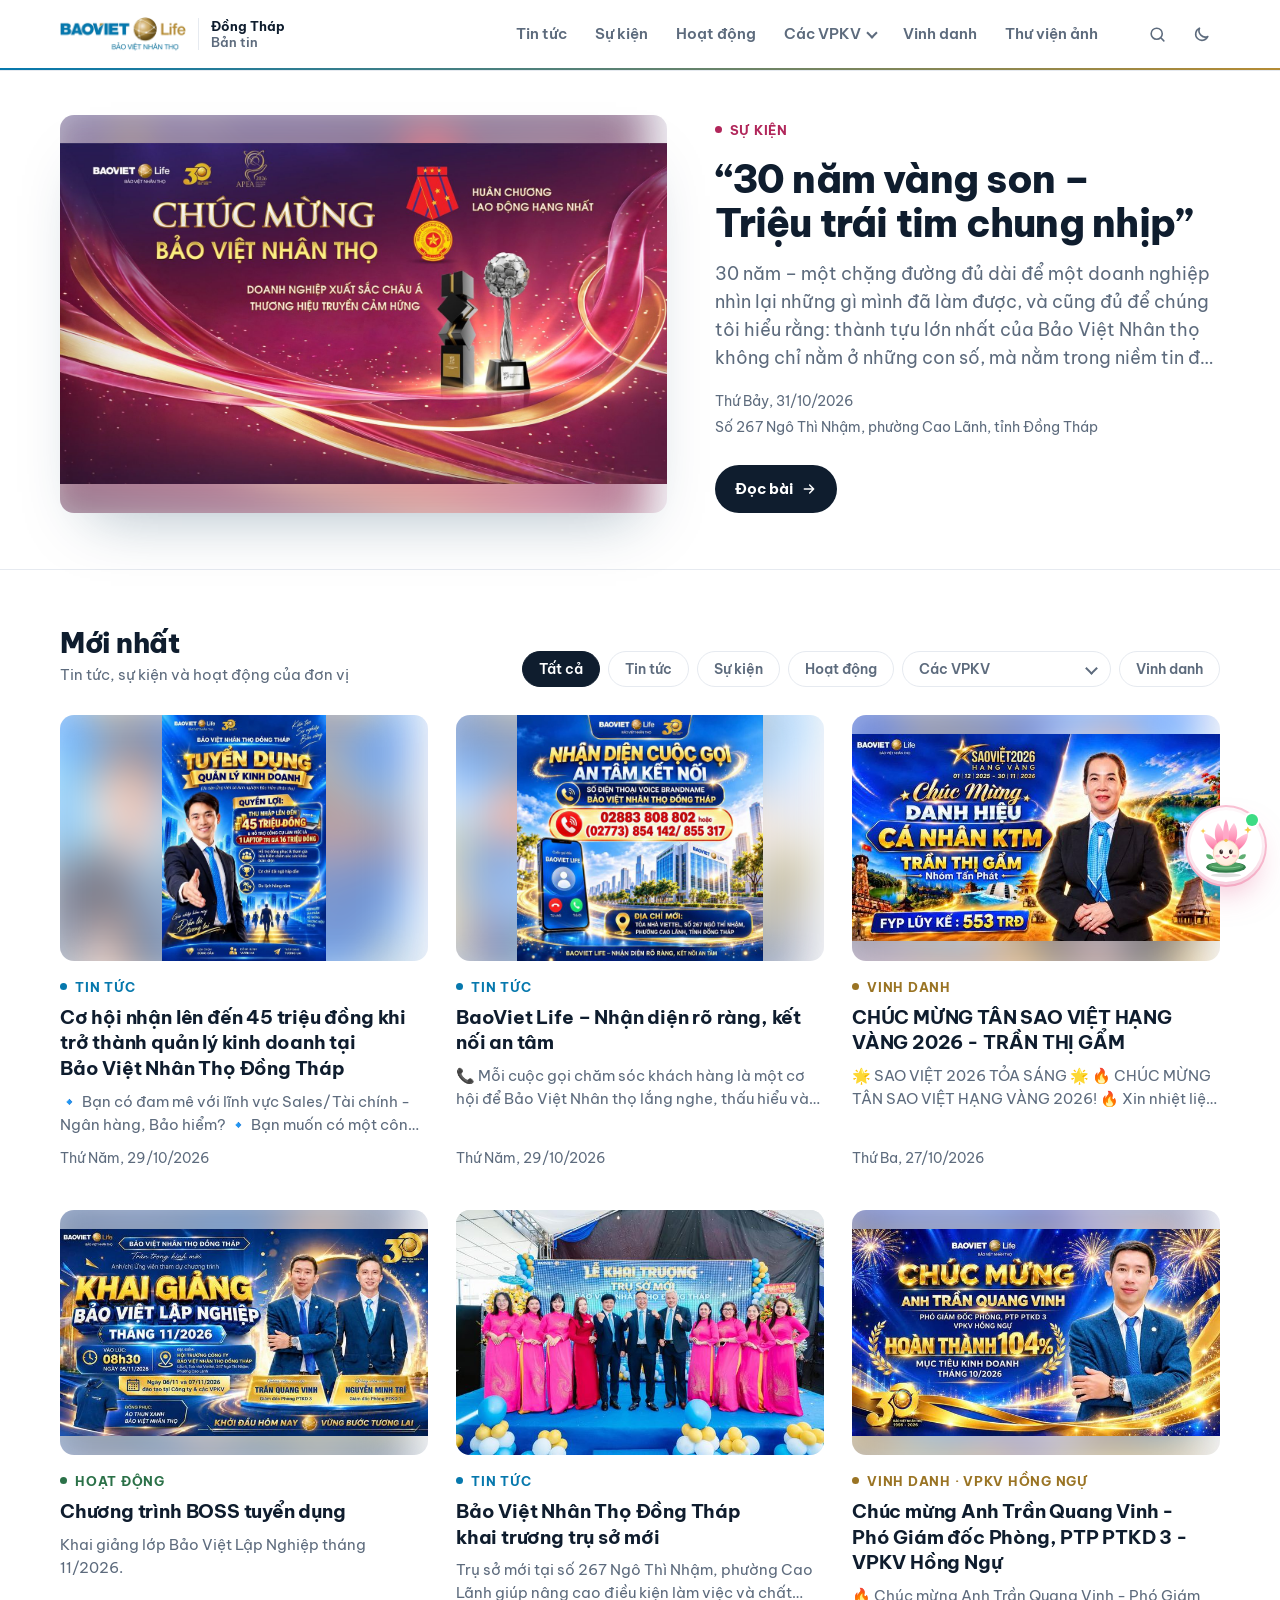
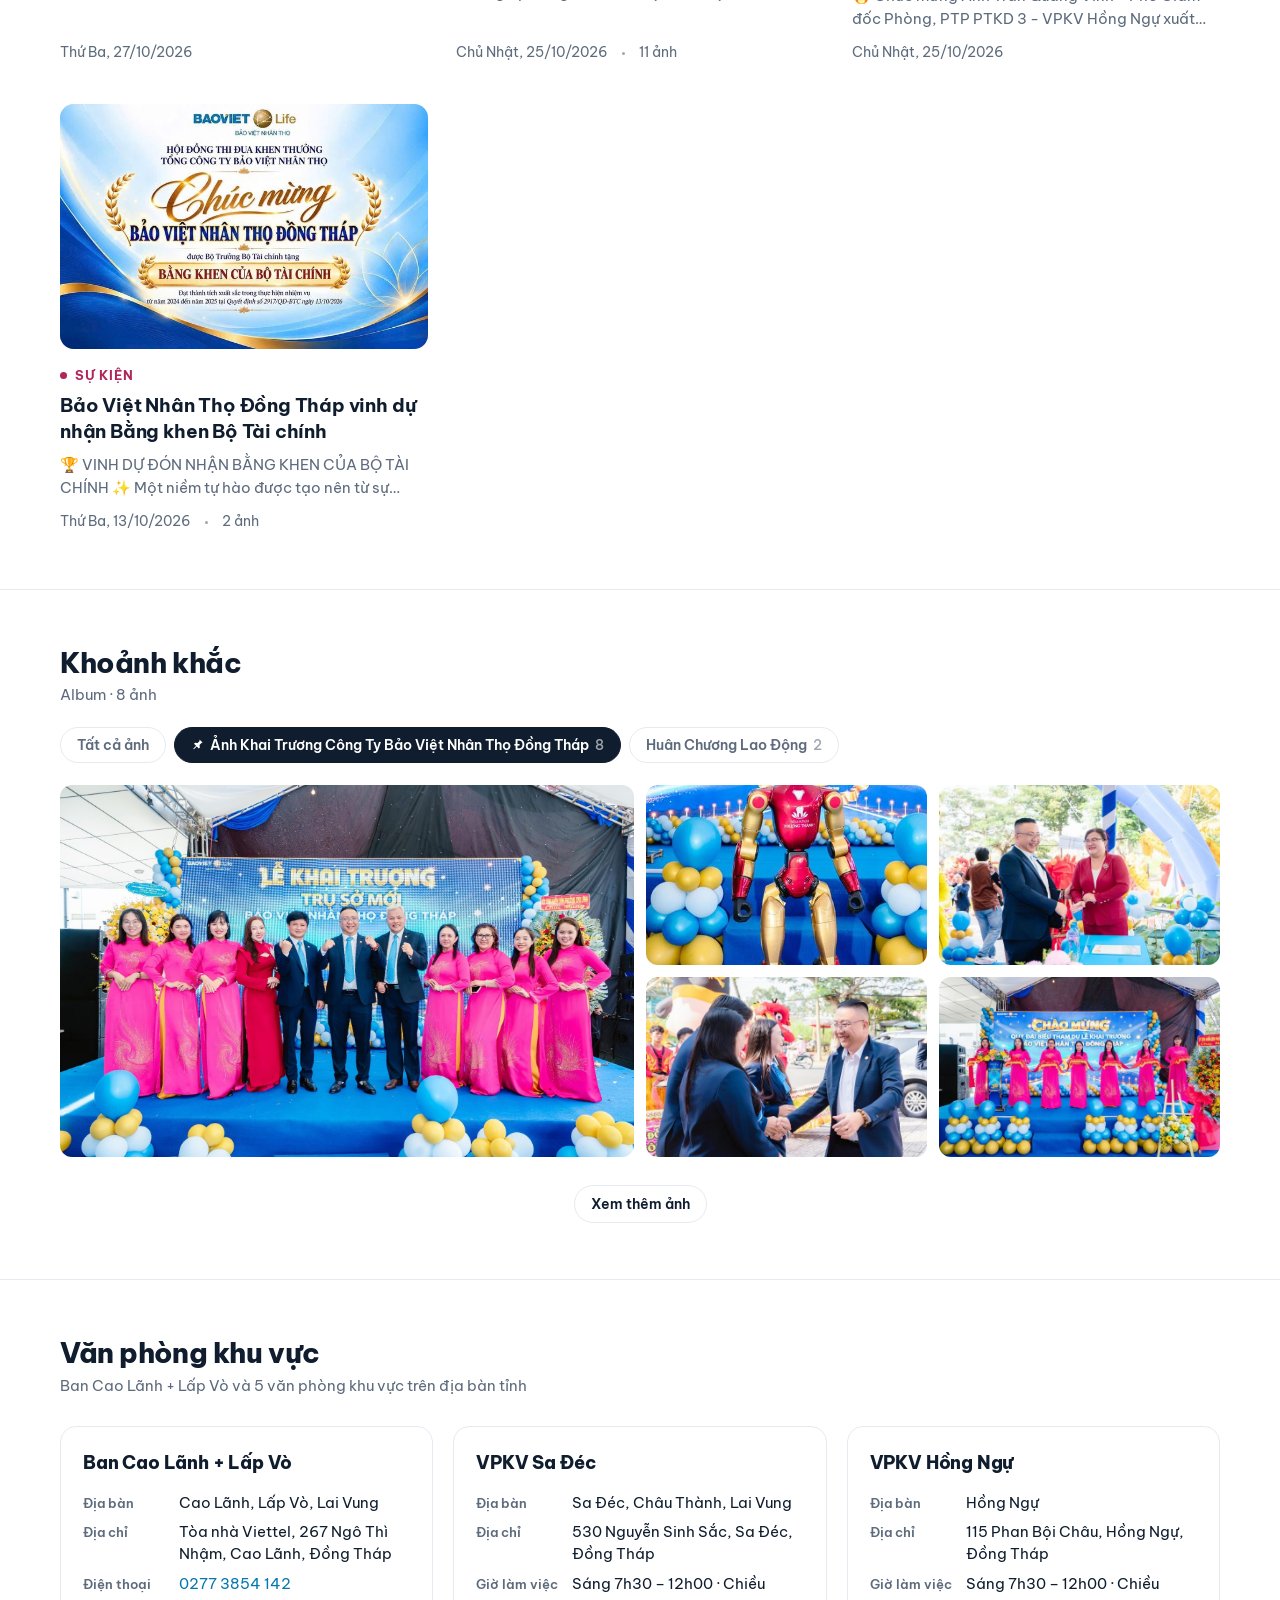
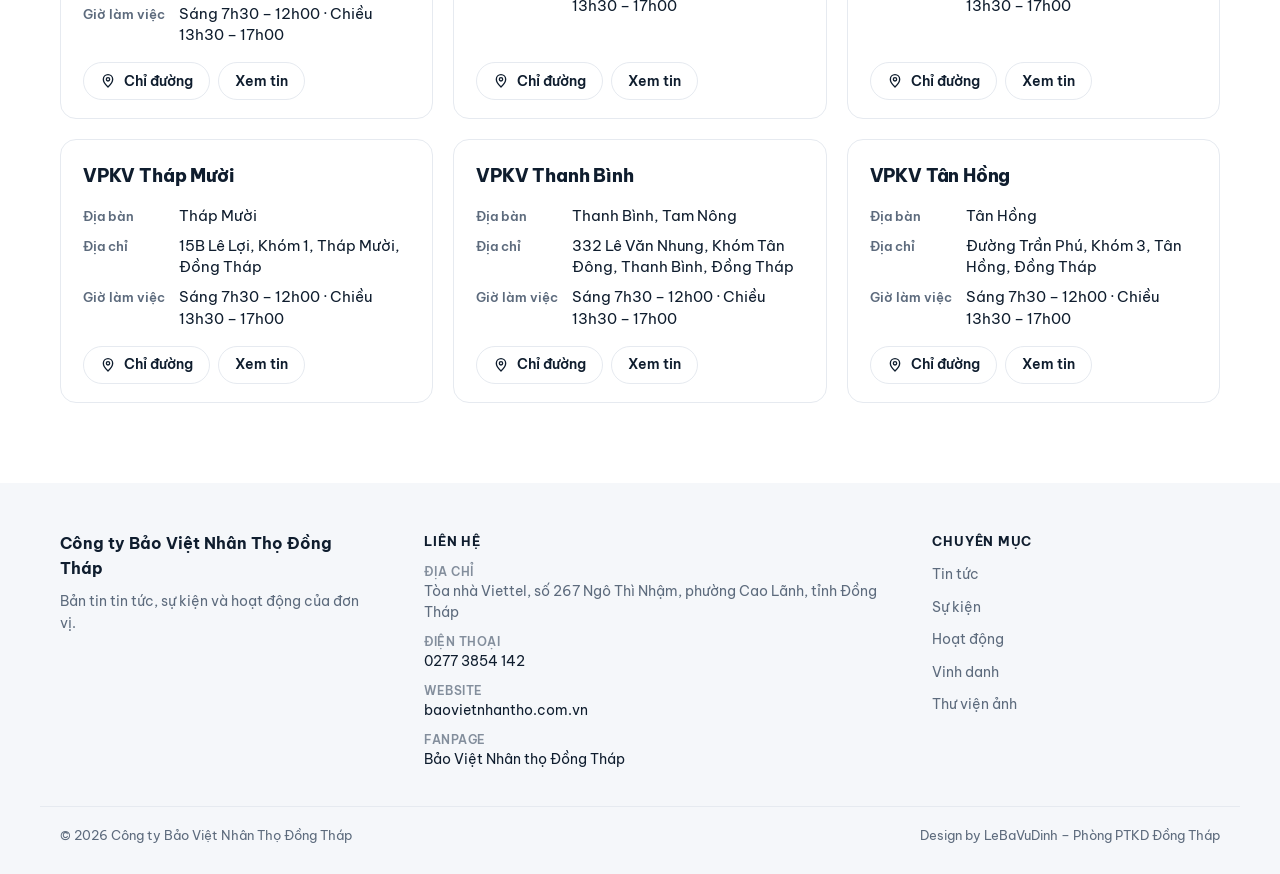
<file: index.html>
<!doctype html>
<html lang="vi">
<head>
<meta charset="utf-8">
<meta name="viewport" content="width=device-width, initial-scale=1, viewport-fit=cover">
<title>Bản tin BVNT Đồng Tháp – Tin tức Bảo Việt Nhân Thọ Đồng Tháp</title>
<meta name="description" content="Bản tin của Công ty Bảo Việt Nhân Thọ Đồng Tháp: tin tức, sự kiện, vinh danh, hình ảnh và hoạt động nội bộ.">
<meta property="og:title" content="Bản tin Bảo Việt Nhân Thọ Đồng Tháp">
<meta property="og:description" content="Bản tin của Công ty Bảo Việt Nhân Thọ Đồng Tháp: tin tức, sự kiện, vinh danh, hình ảnh và hoạt động nội bộ.">
<meta property="og:type" content="website">
<meta name="google-site-verification" content="WKmpAbJIMWJzSK0WT7O94olKq_dFa_v0uP5L8D-erCc">
<!--seo-->
<link rel="canonical" href="https://bvntdongthap.github.io/">
<meta property="og:url" content="https://bvntdongthap.github.io/">
<meta property="og:image" content="https://bvntdongthap.github.io/anh/chia-se.jpg">
<meta property="og:site_name" content="Bản tin BVNT Đồng Tháp">
<meta property="og:locale" content="vi_VN">
<meta name="twitter:card" content="summary_large_image">
<script type="application/ld+json">{"@context":"https://schema.org","@graph":[{"@type":"WebSite","name":"Bản tin BVNT Đồng Tháp","url":"https://bvntdongthap.github.io/","inLanguage":"vi","description":"Bản tin của Công ty Bảo Việt Nhân Thọ Đồng Tháp: tin tức, sự kiện, vinh danh, hình ảnh và hoạt động nội bộ."},{"@type":"Organization","name":"Bảo Việt Nhân Thọ Đồng Tháp","url":"https://bvntdongthap.github.io/","logo":"https://bvntdongthap.github.io/anh/logo.png"}]}</script>
<!--/seo-->
<link rel="icon" type="image/png" href="anh/bieu-tuong.png">
<link rel="preconnect" href="https://fonts.googleapis.com">
<link rel="preconnect" href="https://fonts.gstatic.com" crossorigin>
<link rel="stylesheet" href="https://fonts.googleapis.com/css2?family=Be+Vietnam+Pro:wght@400;500;600;700;800&display=swap">
<link rel="stylesheet" href="giao-dien.css?v=4304438b">
</head>
<body>
<header class="top">
  <div class="wrap">
    <a class="brand" href="index.html" aria-label="Bản tin Bảo Việt Nhân Thọ Đồng Tháp, trang chủ"><img src="anh/logo.png" alt="Bảo Việt Nhân Thọ" width="126" height="34"><span><b>Đồng Tháp</b>Bản tin</span></a>
    <nav class="nav" id="nav" aria-label="Chuyên mục"><a href="index.html?muc=news#moi-nhat">Tin tức</a><a href="index.html?muc=event#moi-nhat">Sự kiện</a><a href="index.html?muc=activity#moi-nhat">Hoạt động</a><details class="nav-dd" id="nav-dv"><summary>Các VPKV</summary><div class="dd"><a href="index.html?dv=cao-lanh-lap-vo#moi-nhat">Ban Cao Lãnh + Lấp Vò</a><a href="index.html?dv=sa-dec#moi-nhat">VPKV Sa Đéc</a><a href="index.html?dv=hong-ngu#moi-nhat">VPKV Hồng Ngự</a><a href="index.html?dv=thap-muoi#moi-nhat">VPKV Tháp Mười</a><a href="index.html?dv=thanh-binh#moi-nhat">VPKV Thanh Bình</a><a href="index.html?dv=tan-hong#moi-nhat">VPKV Tân Hồng</a><a class="dd-more" href="index.html#van-phong">Địa chỉ các văn phòng</a></div></details><a href="index.html?muc=honor#moi-nhat">Vinh danh</a><a href="index.html#khoanh-khac">Thư viện ảnh</a></nav>
    <div class="tools"><button class="ibtn" type="button" id="b-search" aria-label="Tìm kiếm" aria-expanded="false"><svg viewBox="0 0 24 24" fill="none" stroke="currentColor" stroke-width="2" stroke-linecap="round" aria-hidden="true"><circle cx="11" cy="11" r="7"/><path d="m20 20-3.5-3.5"/></svg></button><button class="ibtn" type="button" id="b-theme" aria-label="Đổi giao diện sáng/tối"><svg viewBox="0 0 24 24" fill="none" stroke="currentColor" stroke-width="2" stroke-linecap="round" stroke-linejoin="round" aria-hidden="true"><path d="M20 14.5A8 8 0 0 1 9.5 4a8 8 0 1 0 10.5 10.5Z"/></svg></button></div>
  </div>
  <div class="accent" aria-hidden="true"></div>
  <div class="search" id="search"><div class="wrap"><input id="q" type="search" placeholder="Tìm bài viết…" aria-label="Tìm bài viết" autocomplete="off"></div></div>
</header>

<main>
  <section class="hero" id="hero" aria-label="Tin chính"><div class="wrap"><a class="hero-pic" href="20261031-30-nam-vang-son-trieu-trai-tim-chung-nhip.html" tabindex="-1" aria-hidden="true"><span class="ph"><img class="blur" src="anh/20261031-30-nam-vang-son-trieu-trai-tim-chung-nhip/01.jpg" alt="" aria-hidden="true"><img class="fg" src="anh/20261031-30-nam-vang-son-trieu-trai-tim-chung-nhip/01.jpg" alt="“30 năm vàng son – Triệu trái tim chung nhịp”"></span></a><div class="hero-txt"><span class="kick k-event">Sắp diễn ra</span><h1>“30 năm vàng son – Triệu trái tim chung nhịp”</h1><p class="lead">30 năm – một chặng đường đủ dài để một doanh nghiệp nhìn lại những gì mình đã làm được, và cũng đủ để chúng tôi hiểu rằng: thành tựu lớn nhất của Bảo Việt Nhân thọ không chỉ nằm ở những con số, mà nằm trong niềm tin đã được trao gửi và gìn giữ qua thời gian.…</p><p class="meta stack"><span>Thứ Bảy, 31/10/2026</span><span>Số 267 Ngô Thì Nhậm, phường Cao Lãnh, tỉnh Đồng Tháp</span></p><p class="cd" id="cd" aria-label="Thời gian còn lại đến sự kiện"><span><b>01</b>ngày</span><span><b>15</b>giờ</span><span><b>53</b>phút</span><span><b>47</b>giây</span></p><a class="go" href="20261031-30-nam-vang-son-trieu-trai-tim-chung-nhip.html">Đọc bài <svg viewBox="0 0 24 24" width="16" height="16" fill="none" stroke="currentColor" stroke-width="2.2" stroke-linecap="round" stroke-linejoin="round" aria-hidden="true"><path d="M5 12h14M13 6l6 6-6 6"/></svg></a></div></div></section>

  <section class="sec" id="moi-nhat" aria-labelledby="h-moi">
    <div class="wrap">
      <div class="sec-h">
        <div><h2 id="h-moi">Mới nhất</h2><p id="moi-sub">Tin tức, sự kiện và hoạt động của đơn vị</p></div>
        <div class="chips" id="chips" role="group" aria-label="Lọc theo chuyên mục"></div>
      </div>
      <p class="office-strip" id="unit-info"></p>
      <div class="grid" id="grid"><a class="card" href="20261029-co-hoi-nhan-len-den-45-trieu-dong-khi-tro-thanh-qu.html" data-open="20261029-co-hoi-nhan-len-den-45-trieu-dong-khi-tro-thanh-qu"><span class="ph"><img class="blur" src="anh/20261029-co-hoi-nhan-len-den-45-trieu-dong-khi-tro-thanh-qu/01-nho.jpg" alt="" aria-hidden="true" loading="lazy"><img class="fg" src="anh/20261029-co-hoi-nhan-len-den-45-trieu-dong-khi-tro-thanh-qu/01-nho.jpg" alt="Cơ hội nhận lên đến 45 triệu đồng khi trở thành quản lý kinh doanh tại Bảo Việt Nhân Thọ Đồng Tháp" loading="lazy"></span><span class="kick k-news">Tin tức</span><h3>Cơ hội nhận lên đến 45 triệu đồng khi trở thành quản lý kinh doanh tại Bảo Việt Nhân Thọ Đồng Tháp</h3><span class="sn">🔹 Bạn có đam mê với lĩnh vực Sales/Tài chính - Ngân hàng, Bảo hiểm? 🔹 Bạn muốn có một công việc với chế độ ổn định? 🔹 Bạn muốn nâng cao thu nhập nhưng chưa có kinh nghiệm thực chiến? Vị trí Quản…</span><span class="meta"><span>Thứ Năm, 29/10/2026</span></span></a><a class="card" href="20261029-baoviet-life-nhan-dien-ro-rang-ket-noi-an-tam.html" data-open="20261029-baoviet-life-nhan-dien-ro-rang-ket-noi-an-tam"><span class="ph"><img class="blur" src="anh/20261029-baoviet-life-nhan-dien-ro-rang-ket-noi-an-tam/01-nho.jpg" alt="" aria-hidden="true" loading="lazy"><img class="fg" src="anh/20261029-baoviet-life-nhan-dien-ro-rang-ket-noi-an-tam/01-nho.jpg" alt="Số Hotline Công Ty Bảo Việt Đồng Tháp" loading="lazy"></span><span class="kick k-news">Tin tức</span><h3>BaoViet Life – Nhận diện rõ ràng, kết nối an tâm</h3><span class="sn">📞 Mỗi cuộc gọi chăm sóc khách hàng là một cơ hội để Bảo Việt Nhân thọ lắng nghe, thấu hiểu và đồng hành cùng Quý khách. Nhằm mang đến trải nghiệm dịch vụ thuận tiện, an toàn và đáng tin cậy hơn, Bảo…</span><span class="meta"><span>Thứ Năm, 29/10/2026</span></span></a><a class="card" href="20261027-chuc-mung-tan-sao-viet-hang-vang-2026-tran-thi-gam.html" data-open="20261027-chuc-mung-tan-sao-viet-hang-vang-2026-tran-thi-gam"><span class="ph"><img class="blur" src="anh/20261027-chuc-mung-tan-sao-viet-hang-vang-2026-tran-thi-gam/01-nho.jpg" alt="" aria-hidden="true" loading="lazy"><img class="fg" src="anh/20261027-chuc-mung-tan-sao-viet-hang-vang-2026-tran-thi-gam/01-nho.jpg" alt="Chị Trần Thị Gẩm - TVV Nhóm Tấn Phát" loading="lazy"></span><span class="kick k-honor">Vinh danh</span><h3>CHÚC MỪNG TÂN SAO VIỆT HẠNG VÀNG 2026 - TRẦN THỊ GẨM</h3><span class="sn">🌟 SAO VIỆT 2026 TỎA SÁNG 🌟 🔥 CHÚC MỪNG TÂN SAO VIỆT HẠNG VÀNG 2026! 🔥 Xin nhiệt liệt chúc mừng chị TRẦN THỊ GẨM – Nhóm Tấn Phát đã xuất sắc đạt 1 vé HẠNG VÀNG SAO VIỆT 2026 dành cho chỉ tiêu CÁ…</span><span class="meta"><span>Thứ Ba, 27/10/2026</span></span></a><a class="card" href="20261027-chuong-trinh-boss-tuyen-dung.html" data-open="20261027-chuong-trinh-boss-tuyen-dung"><span class="ph"><img class="blur" src="anh/20261027-chuong-trinh-boss-tuyen-dung/01-nho.jpg" alt="" aria-hidden="true" loading="lazy"><img class="fg" src="anh/20261027-chuong-trinh-boss-tuyen-dung/01-nho.jpg" alt="Anh Trần Quang Vinh (Trái) - Giám Đốc PKD3, Anh Nguyễn Minh Trí (Phải) - Giám Đốc PKD1" loading="lazy"></span><span class="kick k-activity">Hoạt động</span><h3>Chương trình BOSS tuyển dụng</h3><span class="sn">Khai giảng lớp Bảo Việt Lập Nghiệp tháng 11/2026.</span><span class="meta"><span>Thứ Ba, 27/10/2026</span></span></a><a class="card" href="20261025-chuc-mung-anh-tran-quang-vinh-pho-giam-doc-phong-p.html" data-open="20261025-chuc-mung-anh-tran-quang-vinh-pho-giam-doc-phong-p"><span class="ph"><img class="blur" src="anh/20261025-chuc-mung-anh-tran-quang-vinh-pho-giam-doc-phong-p/01-nho.jpg" alt="" aria-hidden="true" loading="lazy"><img class="fg" src="anh/20261025-chuc-mung-anh-tran-quang-vinh-pho-giam-doc-phong-p/01-nho.jpg" alt="Anh Trần Quang Vinh - Giám đốc PKD3" loading="lazy"></span><span class="kick k-honor">Vinh danh · VPKV Hồng Ngự</span><h3>Chúc mừng Anh Trần Quang Vinh - Phó Giám đốc Phòng, PTP PTKD 3 - VPKV Hồng Ngự</h3><span class="sn">🔥 Chúc mừng Anh Trần Quang Vinh - Phó Giám đốc Phòng, PTP PTKD 3 - VPKV Hồng Ngự xuất sắc hoàn thành mục tiêu kinh doanh tháng 10/2026. Chúc Anh Trần Quang Vinh tiếp tục tăng tốc mạnh mẽ trong thời…</span><span class="meta"><span>Chủ Nhật, 25/10/2026</span></span></a><a class="card" href="20261025-bao-viet-nhan-tho-dong-thap-khai-truong-tru-so-moi.html" data-open="20261025-bao-viet-nhan-tho-dong-thap-khai-truong-tru-so-moi"><span class="ph"><img class="blur" src="anh/20261025-bao-viet-nhan-tho-dong-thap-khai-truong-tru-so-moi/01-nho.jpg" alt="" aria-hidden="true" loading="lazy"><img class="fg" src="anh/20261025-bao-viet-nhan-tho-dong-thap-khai-truong-tru-so-moi/01-nho.jpg" alt="Bảo Việt Nhân Thọ Đồng Tháp khai trương trụ sở mới" loading="lazy"></span><span class="kick k-news">Tin tức</span><h3>Bảo Việt Nhân Thọ Đồng Tháp khai trương trụ sở mới</h3><span class="sn">Trụ sở mới tại số 267 Ngô Thì Nhậm, phường Cao Lãnh giúp nâng cao điều kiện làm việc và chất lượng phục vụ khách hàng. Dịp này, 20 xe đạp được trao cho học sinh Trường Tiểu học Tịnh Thới.</span><span class="meta"><span>Chủ Nhật, 25/10/2026</span><span>11 ảnh</span></span></a><a class="card" href="20261013-bao-viet-nhan-tho-dong-thap-vinh-du-nhan-bang-khen.html" data-open="20261013-bao-viet-nhan-tho-dong-thap-vinh-du-nhan-bang-khen"><span class="ph"><img class="blur" src="anh/20261013-bao-viet-nhan-tho-dong-thap-vinh-du-nhan-bang-khen/01-nho.jpg" alt="" aria-hidden="true" loading="lazy"><img class="fg" src="anh/20261013-bao-viet-nhan-tho-dong-thap-vinh-du-nhan-bang-khen/01-nho.jpg" alt="Bằng khen của  Bộ Tài Chính cho Bảo Việt Đồng Tháp hoàn thành xuất sắc nhiệm vụ 2024-2025" loading="lazy"></span><span class="kick k-event">Sự kiện</span><h3>Bảo Việt Nhân Thọ Đồng Tháp vinh dự nhận Bằng khen Bộ Tài chính</h3><span class="sn">🏆 VINH DỰ ĐÓN NHẬN BẰNG KHEN CỦA BỘ TÀI CHÍNH ✨ Một niềm tự hào được tạo nên từ sự đồng lòng, nỗ lực và cống hiến của cả một tập thể! 🎯Bảo Việt Nhân thọ Đồng Tháp vinh dự được Bộ trưởng Bộ Tài…</span><span class="meta"><span>Thứ Ba, 13/10/2026</span><span>2 ảnh</span></span></a></div>
      <div class="more-wrap" id="grid-more" hidden><button class="pill" type="button" id="b-grid-more">Xem thêm bài</button></div>
    </div>
  </section>

  <section class="sec" id="khoanh-khac" aria-labelledby="h-kk">
    <div class="wrap">
      <div class="sec-h"><div><h2 id="h-kk">Khoảnh khắc</h2><p id="kk-n"></p></div></div>
      <div class="chips alb-chips" id="alb-chips" role="group" aria-label="Chọn album"><button class="chip" type="button" data-album="" aria-pressed="false">Tất cả ảnh</button><button class="chip" type="button" data-album="anh-khai-truong-cong-ty-bao-viet-nhan-th-euqr" aria-pressed="true" title="Album được ghim"><svg viewBox="0 0 24 24" fill="currentColor" aria-hidden="true"><path d="M15.6 2.6l5.8 5.8-2.1.7-3.6 3.6.7 4.9-1.9 1.9-3.9-3.9-5.3 5.3-1.2-1.2 5.3-5.3-3.9-3.9 1.9-1.9 4.9.7 3.6-3.6z"/></svg>Ảnh Khai Trương Công Ty Bảo Việt Nhân Thọ Đồng Tháp<span class="n">8</span></button><button class="chip" type="button" data-album="huan-chuong-lao-dong-276z" aria-pressed="false">Huân Chương Lao Động<span class="n">2</span></button></div>
      <div class="gal" id="gal"><button type="button" data-ph="0" aria-label="Xem ảnh 1"><img src="anh/20261025-bao-viet-nhan-tho-dong-thap-khai-truong-tru-so-moi/01.jpg" alt="Bảo Việt Nhân Thọ Đồng Tháp khai trương trụ sở mới" loading="lazy"></button><button type="button" data-ph="1" aria-label="Xem ảnh 2"><img src="anh/20261025-bao-viet-nhan-tho-dong-thap-khai-truong-tru-so-moi/02-nho.jpg" alt="Bảo Việt Nhân Thọ Đồng Tháp khai trương trụ sở mới" loading="lazy"></button><button type="button" data-ph="2" aria-label="Xem ảnh 3"><img src="anh/20261025-bao-viet-nhan-tho-dong-thap-khai-truong-tru-so-moi/03-nho.jpg" alt="Bảo Việt Nhân Thọ Đồng Tháp khai trương trụ sở mới" loading="lazy"></button><button type="button" data-ph="3" aria-label="Xem ảnh 4"><img src="anh/20261025-bao-viet-nhan-tho-dong-thap-khai-truong-tru-so-moi/04-nho.jpg" alt="Bảo Việt Nhân Thọ Đồng Tháp khai trương trụ sở mới" loading="lazy"></button><button type="button" data-ph="4" aria-label="Xem ảnh 5"><img src="anh/20261025-bao-viet-nhan-tho-dong-thap-khai-truong-tru-so-moi/05-nho.jpg" alt="Bảo Việt Nhân Thọ Đồng Tháp khai trương trụ sở mới" loading="lazy"></button></div>
      <div class="more-wrap" id="gal-more" hidden><button class="pill" type="button" id="b-gal-more">Xem thêm ảnh</button></div>
    </div>
  </section>
  <section class="sec" id="van-phong" aria-labelledby="h-vp">
    <div class="wrap">
      <div class="sec-h"><div><h2 id="h-vp">Văn phòng khu vực</h2><p>Ban Cao Lãnh + Lấp Vò và 5 văn phòng khu vực trên địa bàn tỉnh</p></div></div>
      <div class="offices" id="offices"><article class="office"><h3>Ban Cao Lãnh + Lấp Vò</h3><dl><dt>Địa bàn</dt><dd>Cao Lãnh, Lấp Vò, Lai Vung</dd><dt>Địa chỉ</dt><dd>Tòa nhà Viettel, 267 Ngô Thì Nhậm, Cao Lãnh, Đồng Tháp</dd><dt>Điện thoại</dt><dd><a href="tel:02773854142">0277 3854 142</a></dd><dt>Giờ làm việc</dt><dd>Sáng 7h30 – 12h00 · Chiều 13h30 – 17h00</dd></dl><p class="office-act"><a class="pill" href="https://www.google.com/maps/search/?api=1&query=T%C3%B2a%20nh%C3%A0%20Viettel%2C%20267%20Ng%C3%B4%20Th%C3%AC%20Nh%E1%BA%ADm%2C%20Cao%20L%C3%A3nh%2C%20%C4%90%E1%BB%93ng%20Th%C3%A1p" target="_blank" rel="noopener"><svg viewBox="0 0 24 24" fill="none" stroke="currentColor" stroke-width="2" stroke-linecap="round" stroke-linejoin="round" aria-hidden="true"><path d="M12 21s-7-6.2-7-11.5A7 7 0 0 1 19 9.5C19 14.8 12 21 12 21z"/><circle cx="12" cy="9.5" r="2.5"/></svg><span>Chỉ đường</span></a><a class="pill" href="index.html?dv=cao-lanh-lap-vo#moi-nhat">Xem tin</a></p></article><article class="office"><h3>VPKV Sa Đéc</h3><dl><dt>Địa bàn</dt><dd>Sa Đéc, Châu Thành, Lai Vung</dd><dt>Địa chỉ</dt><dd>530 Nguyễn Sinh Sắc, Sa Đéc, Đồng Tháp</dd><dt>Giờ làm việc</dt><dd>Sáng 7h30 – 12h00 · Chiều 13h30 – 17h00</dd></dl><p class="office-act"><a class="pill" href="https://www.google.com/maps/search/?api=1&query=530%20Nguy%E1%BB%85n%20Sinh%20S%E1%BA%AFc%2C%20Sa%20%C4%90%C3%A9c%2C%20%C4%90%E1%BB%93ng%20Th%C3%A1p" target="_blank" rel="noopener"><svg viewBox="0 0 24 24" fill="none" stroke="currentColor" stroke-width="2" stroke-linecap="round" stroke-linejoin="round" aria-hidden="true"><path d="M12 21s-7-6.2-7-11.5A7 7 0 0 1 19 9.5C19 14.8 12 21 12 21z"/><circle cx="12" cy="9.5" r="2.5"/></svg><span>Chỉ đường</span></a><a class="pill" href="index.html?dv=sa-dec#moi-nhat">Xem tin</a></p></article><article class="office"><h3>VPKV Hồng Ngự</h3><dl><dt>Địa bàn</dt><dd>Hồng Ngự</dd><dt>Địa chỉ</dt><dd>115 Phan Bội Châu, Hồng Ngự, Đồng Tháp</dd><dt>Giờ làm việc</dt><dd>Sáng 7h30 – 12h00 · Chiều 13h30 – 17h00</dd></dl><p class="office-act"><a class="pill" href="https://www.google.com/maps/search/?api=1&query=115%20Phan%20B%E1%BB%99i%20Ch%C3%A2u%2C%20H%E1%BB%93ng%20Ng%E1%BB%B1%2C%20%C4%90%E1%BB%93ng%20Th%C3%A1p" target="_blank" rel="noopener"><svg viewBox="0 0 24 24" fill="none" stroke="currentColor" stroke-width="2" stroke-linecap="round" stroke-linejoin="round" aria-hidden="true"><path d="M12 21s-7-6.2-7-11.5A7 7 0 0 1 19 9.5C19 14.8 12 21 12 21z"/><circle cx="12" cy="9.5" r="2.5"/></svg><span>Chỉ đường</span></a><a class="pill" href="index.html?dv=hong-ngu#moi-nhat">Xem tin</a></p></article><article class="office"><h3>VPKV Tháp Mười</h3><dl><dt>Địa bàn</dt><dd>Tháp Mười</dd><dt>Địa chỉ</dt><dd>15B Lê Lợi, Khóm 1, Tháp Mười, Đồng Tháp</dd><dt>Giờ làm việc</dt><dd>Sáng 7h30 – 12h00 · Chiều 13h30 – 17h00</dd></dl><p class="office-act"><a class="pill" href="https://www.google.com/maps/search/?api=1&query=15B%20L%C3%AA%20L%E1%BB%A3i%2C%20Kh%C3%B3m%201%2C%20Th%C3%A1p%20M%C6%B0%E1%BB%9Di%2C%20%C4%90%E1%BB%93ng%20Th%C3%A1p" target="_blank" rel="noopener"><svg viewBox="0 0 24 24" fill="none" stroke="currentColor" stroke-width="2" stroke-linecap="round" stroke-linejoin="round" aria-hidden="true"><path d="M12 21s-7-6.2-7-11.5A7 7 0 0 1 19 9.5C19 14.8 12 21 12 21z"/><circle cx="12" cy="9.5" r="2.5"/></svg><span>Chỉ đường</span></a><a class="pill" href="index.html?dv=thap-muoi#moi-nhat">Xem tin</a></p></article><article class="office"><h3>VPKV Thanh Bình</h3><dl><dt>Địa bàn</dt><dd>Thanh Bình, Tam Nông</dd><dt>Địa chỉ</dt><dd>332 Lê Văn Nhung, Khóm Tân Đông, Thanh Bình, Đồng Tháp</dd><dt>Giờ làm việc</dt><dd>Sáng 7h30 – 12h00 · Chiều 13h30 – 17h00</dd></dl><p class="office-act"><a class="pill" href="https://www.google.com/maps/search/?api=1&query=332%20L%C3%AA%20V%C4%83n%20Nhung%2C%20Kh%C3%B3m%20T%C3%A2n%20%C4%90%C3%B4ng%2C%20Thanh%20B%C3%ACnh%2C%20%C4%90%E1%BB%93ng%20Th%C3%A1p" target="_blank" rel="noopener"><svg viewBox="0 0 24 24" fill="none" stroke="currentColor" stroke-width="2" stroke-linecap="round" stroke-linejoin="round" aria-hidden="true"><path d="M12 21s-7-6.2-7-11.5A7 7 0 0 1 19 9.5C19 14.8 12 21 12 21z"/><circle cx="12" cy="9.5" r="2.5"/></svg><span>Chỉ đường</span></a><a class="pill" href="index.html?dv=thanh-binh#moi-nhat">Xem tin</a></p></article><article class="office"><h3>VPKV Tân Hồng</h3><dl><dt>Địa bàn</dt><dd>Tân Hồng</dd><dt>Địa chỉ</dt><dd>Đường Trần Phú, Khóm 3, Tân Hồng, Đồng Tháp</dd><dt>Giờ làm việc</dt><dd>Sáng 7h30 – 12h00 · Chiều 13h30 – 17h00</dd></dl><p class="office-act"><a class="pill" href="https://www.google.com/maps/search/?api=1&query=%C4%90%C6%B0%E1%BB%9Dng%20Tr%E1%BA%A7n%20Ph%C3%BA%2C%20Kh%C3%B3m%203%2C%20T%C3%A2n%20H%E1%BB%93ng%2C%20%C4%90%E1%BB%93ng%20Th%C3%A1p" target="_blank" rel="noopener"><svg viewBox="0 0 24 24" fill="none" stroke="currentColor" stroke-width="2" stroke-linecap="round" stroke-linejoin="round" aria-hidden="true"><path d="M12 21s-7-6.2-7-11.5A7 7 0 0 1 19 9.5C19 14.8 12 21 12 21z"/><circle cx="12" cy="9.5" r="2.5"/></svg><span>Chỉ đường</span></a><a class="pill" href="index.html?dv=tan-hong#moi-nhat">Xem tin</a></p></article></div>
    </div>
  </section>
</main>

<footer class="foot">
  <div class="wrap foot-grid">
    <div class="foot-brand"><strong>Công ty Bảo Việt Nhân Thọ Đồng Tháp</strong><p>Bản tin tin tức, sự kiện và hoạt động của đơn vị.</p></div>
    <div><h2>Liên hệ</h2><ul class="foot-list"><li><span>Địa chỉ</span>Tòa nhà Viettel, số 267 Ngô Thì Nhậm, phường Cao Lãnh, tỉnh Đồng Tháp</li><li><span>Điện thoại</span><a href="tel:02773854142">0277 3854 142</a></li><li><span>Website</span><a href="https://baovietnhantho.com.vn" target="_blank" rel="noopener">baovietnhantho.com.vn</a></li><li><span>Fanpage</span><a href="https://www.facebook.com/profile.php?id=61576622672653" target="_blank" rel="noopener">Bảo Việt Nhân thọ Đồng Tháp</a></li></ul></div>
    <div><h2>Chuyên mục</h2><nav class="foot-nav" aria-label="Liên kết cuối trang"><a href="index.html?muc=news#moi-nhat">Tin tức</a><a href="index.html?muc=event#moi-nhat">Sự kiện</a><a href="index.html?muc=activity#moi-nhat">Hoạt động</a><a href="index.html?muc=honor#moi-nhat">Vinh danh</a><a href="index.html#khoanh-khac">Thư viện ảnh</a></nav></div>
  </div>
  <div class="wrap foot-bar"><span>© 2026 Công ty Bảo Việt Nhân Thọ Đồng Tháp</span><span>Design by LeBaVuDinh – Phòng PTKD Đồng Tháp</span></div>
</footer>

<dialog id="lightbox" aria-label="Xem ảnh">
  <div class="lb">
    <button class="x" type="button" data-close aria-label="Đóng">×</button>
    <img id="lb-img" alt="">
    <div class="cap" id="lb-cap"></div>
    <button class="lb-nav lb-prev" type="button" id="lb-prev" aria-label="Ảnh trước">‹</button>
    <button class="lb-nav lb-next" type="button" id="lb-next" aria-label="Ảnh sau">›</button>
  </div>
</dialog>

<script src="du-lieu/album.js?v=441f1968"></script>
<script src="du-lieu/bai-viet.js?v=de11cd01"></script>
<script src="chung.js?v=fed953e4"></script>
<script src="chatbot.js?v=b89bea34"></script>
<script>
(function () {
  var posts = loadPosts().sort(byDateDesc), byId = {};
  posts.forEach(function (p) { byId[p.id] = p; });
  var qs = new URLSearchParams(location.search), muc = KIND[qs.get('muc')] ? qs.get('muc') : '', unit = UNIT[qs.get('dv')] ? qs.get('dv') : '', query = (qs.get('q') || '').trim().toLowerCase();
  var pick = pickTop(posts), top = pick.top, shown = 9;
  themeInit(); navDdInit();
  $('#offices').innerHTML = officesHTML();

  function renderHero() {
    $('#hero').hidden = !top;
    $('#hero').innerHTML = heroHTML(top, pick.up);
    fitAll();
  }
  if (pick.up) setInterval(function () { var el = $('#cd'); if (el) el.innerHTML = cdHTML(top); }, 1000);

  // Mới nhất: mọi bài trừ tin chính; lọc theo chuyên mục hoặc từ khoá.
  function renderChips() {
    $('#chips').innerHTML = chipsHTML(muc, unit, !query);
    document.querySelectorAll('#nav a').forEach(function (a) { var h = a.getAttribute('href'), m = /muc=(\w+)/.exec(h), d = /dv=([a-z-]+)/.exec(h); if ((m && m[1] === muc) || (d && d[1] === unit)) a.setAttribute('aria-current', 'page'); else a.removeAttribute('aria-current'); });
    $('#nav-dv').classList.toggle('cur', !!unit);
  }
  function renderGrid() {
    var list = posts.filter(function (p) {
      if (query) return (p.title + ' ' + p.excerpt + ' ' + p.place + ' ' + stripMarks(p.body)).toLowerCase().indexOf(query) >= 0;
      return muc || unit ? matchFilter(p, muc, unit) : p !== top;
    });
    $('#h-moi').textContent = query ? 'Kết quả tìm kiếm' : filterTitle(muc, unit);
    $('#unit-info').innerHTML = unit && !query ? officeStrip(unit) : '';
    $('#moi-sub').textContent = query ? list.length + ' bài có “' + query + '”' : 'Tin tức, sự kiện và hoạt động của đơn vị';
    $('#grid').classList.toggle('g2', list.length === 2 || list.length === 4);
    $('#grid').innerHTML = list.length ? list.slice(0, shown).map(card).join('') : '<p class="empty">' + (unit && !query ? esc(UNIT[unit]) + ' chưa có bài' + (muc ? ' ở mục ' + KIND[muc] : '') + '.' : 'Chưa có bài phù hợp.') + '</p>';
    $('#grid-more').hidden = list.length <= shown;
  }
  $('#chips').addEventListener('click', function (e) {
    var b = e.target.closest('[data-muc]'); if (!b) return;
    muc = b.dataset.muc; if (!muc) unit = ''; query = ''; $('#q').value = ''; shown = 9;
    renderChips(); renderGrid(); saveUrl();
  });
  $('#chips').addEventListener('change', function (e) {
    if (!e.target.matches('[data-unit]')) return;
    unit = e.target.value; query = ''; $('#q').value = ''; shown = 9;
    renderChips(); renderGrid(); saveUrl();
  });
  function saveUrl() { var q = [muc && 'muc=' + muc, unit && 'dv=' + unit].filter(Boolean).join('&'); history.replaceState(null, '', (q ? '?' + q : location.pathname) + '#moi-nhat'); }
  var box = $('#search'), q = $('#q');
  $('#b-search').addEventListener('click', function () { var on = box.classList.toggle('on'); this.setAttribute('aria-expanded', on); if (on) q.focus(); });
  var qt = 0;
  q.value = query;
  q.addEventListener('input', function () {
    clearTimeout(qt); qt = setTimeout(function () { query = q.value.trim().toLowerCase(); shown = 9; renderChips(); renderGrid(); if (query) $('#moi-nhat').scrollIntoView({ behavior: 'smooth', block: 'start' }); }, 200);
  });
  if (query) box.classList.add('on');

  // Khoảnh khắc: ảnh của mọi bài hoặc của một album; album ghim hiện trước tiên.
  var albums = loadAlbums(), album = defaultAlbum(albums), all = allPhotos(posts), photos = all, limit = 9;
  function renderGal() {
    var al = albums.filter(function (a) { return a.id === album; })[0];
    if (!al) album = '';
    photos = al ? albumPhotos(al, posts) : all;
    $('#khoanh-khac').hidden = !all.length && !albums.length;
    $('#alb-chips').hidden = !albums.length;
    $('#alb-chips').innerHTML = albumChipsHTML(albums, album);
    $('#kk-n').textContent = al ? 'Album · ' + photos.length + ' ảnh' : all.length + ' ảnh từ ' + posts.filter(function (p) { return p.photos.length; }).length + ' bài';
    $('#gal').innerHTML = galHTML(photos, limit);
    $('#gal').classList.toggle('few', photos.length < 5);
    $('#gal-more').hidden = galCount(photos.length, limit) >= photos.length;
  }
  $('#b-gal-more').addEventListener('click', function () { limit += 12; renderGal(); });
  $('#b-grid-more').addEventListener('click', function () { shown += 9; renderGrid(); });
  document.addEventListener('click', function (e) {
    var b = e.target.closest('[data-ph]'); if (b) return openLB(photos, +b.dataset.ph);
    var a = e.target.closest('[data-album]'); if (a) { album = a.dataset.album; limit = 9; renderGal(); }
  });

  renderHero(); renderChips(); renderGrid(); renderGal();
  initLightbox(); toTopInit();
  Peek.init(function (id) { return byId[id]; });
})();
</script>
</body>
</html>
</file>
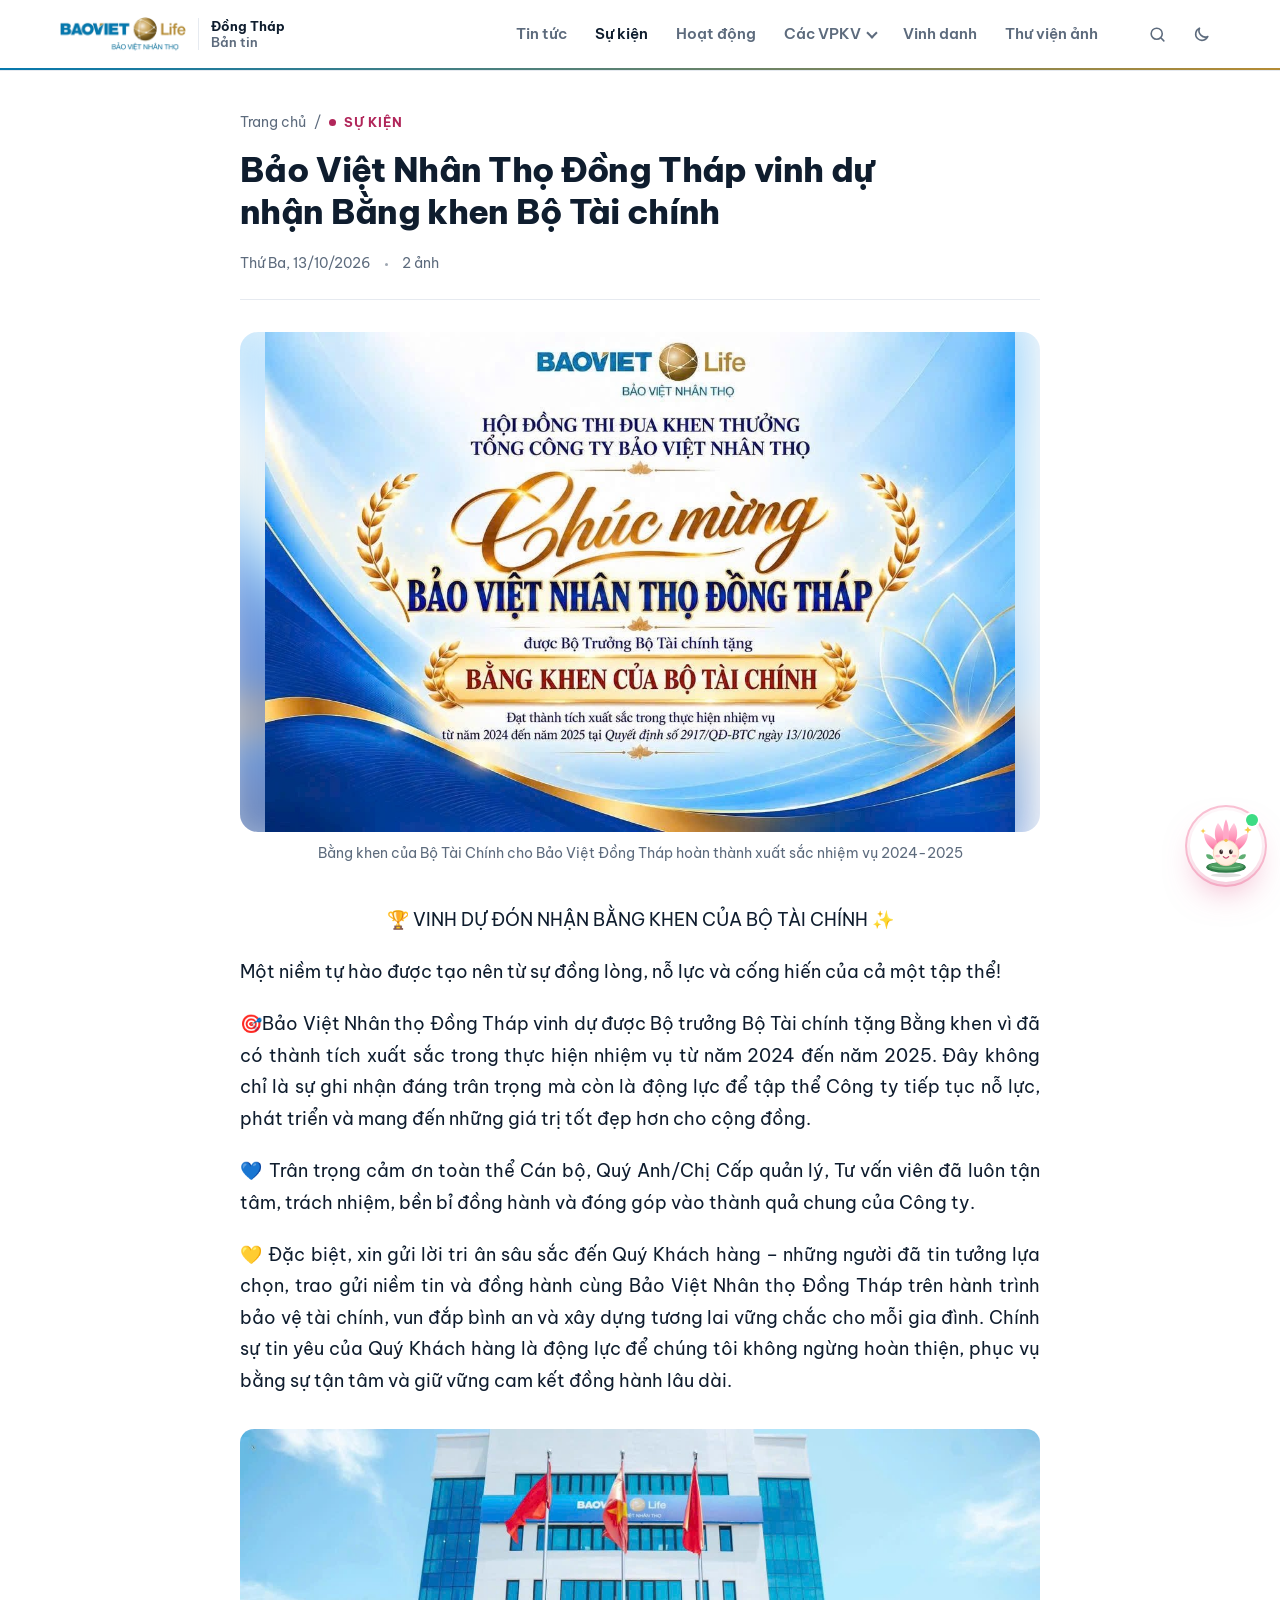
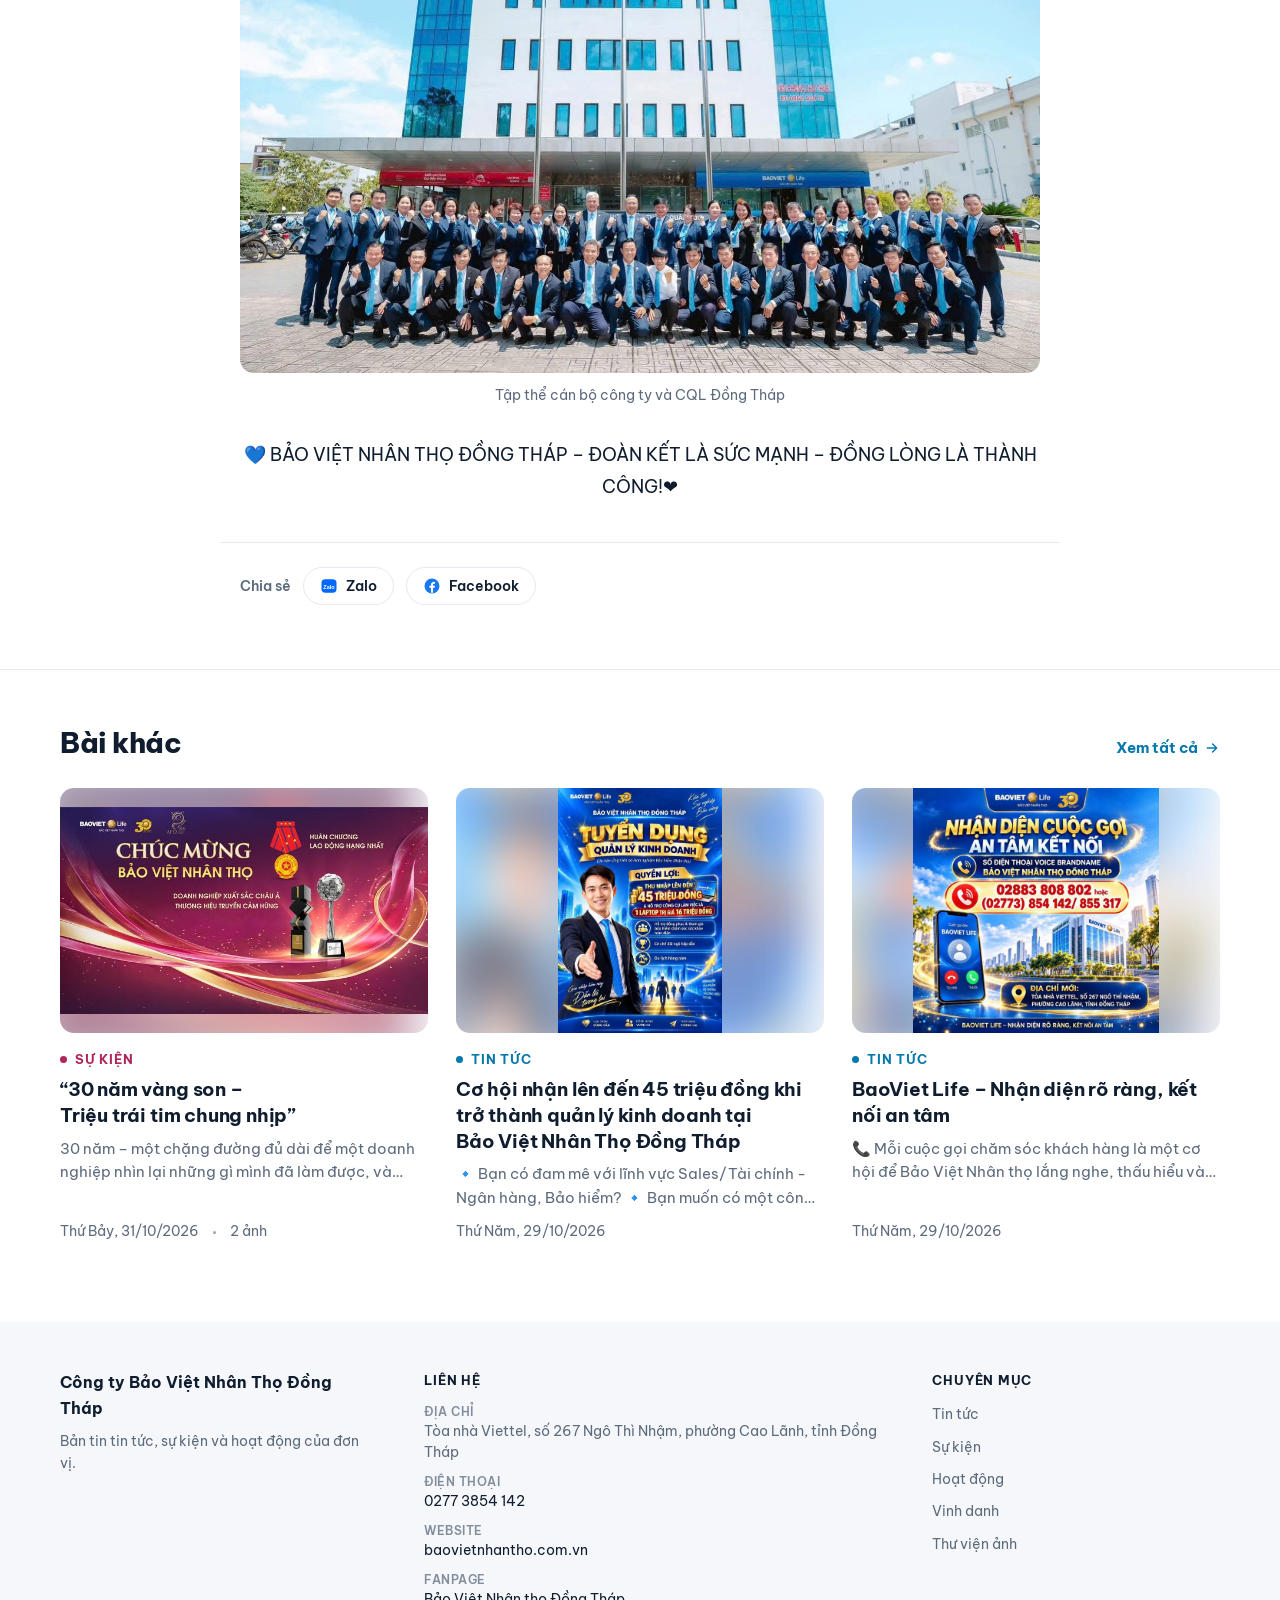
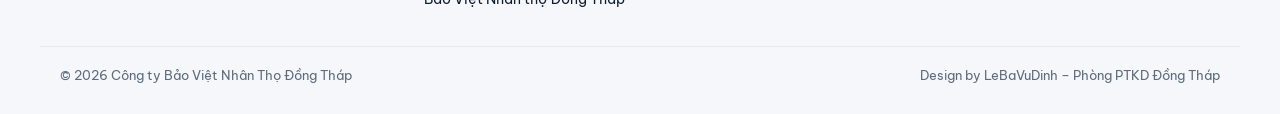
<file: 20261013-bao-viet-nhan-tho-dong-thap-vinh-du-nhan-bang-khen.html>
<!doctype html>
<html lang="vi">
<head>
<meta charset="utf-8">
<meta name="viewport" content="width=device-width, initial-scale=1, viewport-fit=cover">
<title>Bảo Việt Nhân Thọ Đồng Tháp vinh dự nhận Bằng khen Bộ Tài chính – Bản tin BVNT Đồng Tháp</title>
<meta name="description" content="VINH DỰ ĐÓN NHẬN BẰNG KHEN CỦA BỘ TÀI CHÍNH Một niềm tự hào được tạo nên từ sự đồng lòng, nỗ lực và cống hiến của cả một tập thể! Bảo Việt Nhân thọ Đồng…">
<meta property="og:title" content="Bảo Việt Nhân Thọ Đồng Tháp vinh dự nhận Bằng khen Bộ Tài chính">
<meta property="og:description" content="VINH DỰ ĐÓN NHẬN BẰNG KHEN CỦA BỘ TÀI CHÍNH Một niềm tự hào được tạo nên từ sự đồng lòng, nỗ lực và cống hiến của cả một tập thể! Bảo Việt Nhân thọ Đồng…">
<meta property="og:type" content="article">
<!--seo-->
<link rel="canonical" href="https://bvntdongthap.github.io/20261013-bao-viet-nhan-tho-dong-thap-vinh-du-nhan-bang-khen.html">
<meta property="og:url" content="https://bvntdongthap.github.io/20261013-bao-viet-nhan-tho-dong-thap-vinh-du-nhan-bang-khen.html">
<meta property="og:image" content="https://bvntdongthap.github.io/anh/20261013-bao-viet-nhan-tho-dong-thap-vinh-du-nhan-bang-khen/01.jpg">
<meta property="og:site_name" content="Bản tin BVNT Đồng Tháp">
<meta property="og:locale" content="vi_VN">
<meta name="twitter:card" content="summary_large_image">
<meta property="article:published_time" content="2026-10-13T08:00:00+07:00">
<meta property="article:section" content="Sự kiện">
<script type="application/ld+json">{"@context":"https://schema.org","@type":"NewsArticle","headline":"Bảo Việt Nhân Thọ Đồng Tháp vinh dự nhận Bằng khen Bộ Tài chính","description":"VINH DỰ ĐÓN NHẬN BẰNG KHEN CỦA BỘ TÀI CHÍNH Một niềm tự hào được tạo nên từ sự đồng lòng, nỗ lực và cống hiến của cả một tập thể! Bảo Việt Nhân thọ Đồng…","image":["https://bvntdongthap.github.io/anh/20261013-bao-viet-nhan-tho-dong-thap-vinh-du-nhan-bang-khen/01.jpg"],"datePublished":"2026-10-13T08:00:00+07:00","dateModified":"2026-10-13T08:00:00+07:00","inLanguage":"vi","author":{"@type":"Organization","name":"Bảo Việt Nhân Thọ Đồng Tháp","url":"https://bvntdongthap.github.io/"},"publisher":{"@type":"Organization","name":"Bảo Việt Nhân Thọ Đồng Tháp","logo":{"@type":"ImageObject","url":"https://bvntdongthap.github.io/anh/logo.png"}},"mainEntityOfPage":{"@type":"WebPage","@id":"https://bvntdongthap.github.io/20261013-bao-viet-nhan-tho-dong-thap-vinh-du-nhan-bang-khen.html"}}</script>
<!--/seo-->
<link rel="icon" type="image/png" href="anh/bieu-tuong.png">
<link rel="preconnect" href="https://fonts.googleapis.com">
<link rel="preconnect" href="https://fonts.gstatic.com" crossorigin>
<link rel="stylesheet" href="https://fonts.googleapis.com/css2?family=Be+Vietnam+Pro:wght@400;500;600;700;800&display=swap">
<link rel="stylesheet" href="giao-dien.css?v=4304438b">
</head>
<body>
<header class="top">
  <div class="wrap">
    <a class="brand" href="index.html" aria-label="Bản tin Bảo Việt Nhân Thọ Đồng Tháp, trang chủ"><img src="anh/logo.png" alt="Bảo Việt Nhân Thọ" width="126" height="34"><span><b>Đồng Tháp</b>Bản tin</span></a>
    <nav class="nav" id="nav" aria-label="Chuyên mục"><a href="index.html?muc=news#moi-nhat">Tin tức</a><a href="index.html?muc=event#moi-nhat">Sự kiện</a><a href="index.html?muc=activity#moi-nhat">Hoạt động</a><details class="nav-dd" id="nav-dv"><summary>Các VPKV</summary><div class="dd"><a href="index.html?dv=cao-lanh-lap-vo#moi-nhat">Ban Cao Lãnh + Lấp Vò</a><a href="index.html?dv=sa-dec#moi-nhat">VPKV Sa Đéc</a><a href="index.html?dv=hong-ngu#moi-nhat">VPKV Hồng Ngự</a><a href="index.html?dv=thap-muoi#moi-nhat">VPKV Tháp Mười</a><a href="index.html?dv=thanh-binh#moi-nhat">VPKV Thanh Bình</a><a href="index.html?dv=tan-hong#moi-nhat">VPKV Tân Hồng</a><a class="dd-more" href="index.html#van-phong">Địa chỉ các văn phòng</a></div></details><a href="index.html?muc=honor#moi-nhat">Vinh danh</a><a href="index.html#khoanh-khac">Thư viện ảnh</a></nav>
    <div class="tools"><button class="ibtn" type="button" id="b-search" aria-label="Tìm kiếm" aria-expanded="false"><svg viewBox="0 0 24 24" fill="none" stroke="currentColor" stroke-width="2" stroke-linecap="round" aria-hidden="true"><circle cx="11" cy="11" r="7"/><path d="m20 20-3.5-3.5"/></svg></button><button class="ibtn" type="button" id="b-theme" aria-label="Đổi giao diện sáng/tối"><svg viewBox="0 0 24 24" fill="none" stroke="currentColor" stroke-width="2" stroke-linecap="round" stroke-linejoin="round" aria-hidden="true"><path d="M20 14.5A8 8 0 0 1 9.5 4a8 8 0 1 0 10.5 10.5Z"/></svg></button></div>
  </div>
  <div class="accent" aria-hidden="true"></div>
  <div class="search" id="search"><div class="wrap"><input id="q" type="search" placeholder="Tìm bài viết…" aria-label="Tìm bài viết" autocomplete="off"></div></div>
</header>

<main id="bai"><article><header class="art"><nav class="crumb" aria-label="Vị trí"><a href="index.html">Trang chủ</a><span aria-hidden="true">/</span><a class="kick k-event" href="index.html?muc=event#moi-nhat">Sự kiện</a></nav><h1 class="long">Bảo Việt Nhân Thọ Đồng Tháp vinh dự nhận Bằng khen Bộ Tài chính</h1><p class="meta"><span>Thứ Ba, 13/10/2026</span><span>2 ảnh</span></p></header><figure class="cover"><button type="button" data-aphoto="0" aria-label="Xem ảnh lớn"><span class="ph"><img class="blur" src="anh/20261013-bao-viet-nhan-tho-dong-thap-vinh-du-nhan-bang-khen/01.jpg" alt="" aria-hidden="true"><img class="fg" src="anh/20261013-bao-viet-nhan-tho-dong-thap-vinh-du-nhan-bang-khen/01.jpg" alt="Bằng khen của  Bộ Tài Chính cho Bảo Việt Đồng Tháp hoàn thành xuất sắc nhiệm vụ 2024-2025"></span></button><figcaption>Bằng khen của  Bộ Tài Chính cho Bảo Việt Đồng Tháp hoàn thành xuất sắc nhiệm vụ 2024-2025</figcaption></figure><div class="prose"><p class="al-center">🏆 VINH DỰ ĐÓN NHẬN BẰNG KHEN CỦA BỘ TÀI CHÍNH ✨</p><p class="al-justify">Một niềm tự hào được tạo nên từ sự đồng lòng, nỗ lực và cống hiến của cả một tập thể!</p><p class="al-justify">🎯Bảo Việt Nhân thọ Đồng Tháp vinh dự được Bộ trưởng Bộ Tài chính tặng Bằng khen vì đã có thành tích xuất sắc trong thực hiện nhiệm vụ từ năm 2024 đến năm 2025. Đây không chỉ là sự ghi nhận đáng trân trọng mà còn là động lực để tập thể Công ty tiếp tục nỗ lực, phát triển và mang đến những giá trị tốt đẹp hơn cho cộng đồng.</p><p class="al-justify">💙 Trân trọng cảm ơn toàn thể Cán bộ, Quý Anh/Chị Cấp quản lý, Tư vấn viên đã luôn tận tâm, trách nhiệm, bền bỉ đồng hành và đóng góp vào thành quả chung của Công ty.</p><p class="al-justify">💛 Đặc biệt, xin gửi lời tri ân sâu sắc đến Quý Khách hàng – những người đã tin tưởng lựa chọn, trao gửi niềm tin và đồng hành cùng Bảo Việt Nhân thọ Đồng Tháp trên hành trình bảo vệ tài chính, vun đắp bình an và xây dựng tương lai vững chắc cho mỗi gia đình. Chính sự tin yêu của Quý Khách hàng là động lực để chúng tôi không ngừng hoàn thiện, phục vụ bằng sự tận tâm và giữ vững cam kết đồng hành lâu dài.</p><figure class="inl"><button type="button" data-aphoto="1" aria-label="Xem ảnh 2"><img src="anh/20261013-bao-viet-nhan-tho-dong-thap-vinh-du-nhan-bang-khen/02.jpg" alt="Tập thể cán bộ công ty và CQL Đồng Tháp" loading="lazy"></button><figcaption>Tập thể cán bộ công ty và CQL Đồng Tháp</figcaption></figure><p class="al-center">💙 BẢO VIỆT NHÂN THỌ ĐỒNG THÁP – ĐOÀN KẾT LÀ SỨC MẠNH – ĐỒNG LÒNG LÀ THÀNH CÔNG!❤️</p></div><p class="share"><span class="share-l">Chia sẻ</span><button class="pill" type="button" data-act="zalo"><svg viewBox="0 0 24 24" aria-hidden="true"><rect x="2" y="3" width="20" height="18" rx="5" fill="#0068ff"/><text x="12" y="15.5" text-anchor="middle" font-family="Arial, sans-serif" font-size="7.5" font-weight="700" fill="#fff">Zalo</text></svg><span>Zalo</span></button><a class="pill" href="https://www.facebook.com/sharer/sharer.php?u=https%3A%2F%2Fbvntdongthap.github.io%2F20261013-bao-viet-nhan-tho-dong-thap-vinh-du-nhan-bang-khen.html" target="_blank" rel="noopener"><svg viewBox="0 0 24 24" aria-hidden="true"><circle cx="12" cy="12" r="10" fill="#1877f2"/><path d="M13.4 21v-6.6h2.2l.3-2.6h-2.5v-1.6c0-.7.2-1.3 1.3-1.3h1.3V6.6a17 17 0 0 0-2-.1c-2 0-3.3 1.2-3.3 3.4v1.9H8.5v2.6h2.2V21z" fill="#fff"/></svg><span>Facebook</span></a></p></article><section class="sec related" aria-labelledby="h-rel"><div class="wrap"><div class="sec-h"><h2 id="h-rel">Bài khác</h2><a class="more" href="index.html">Xem tất cả <svg viewBox="0 0 24 24" width="16" height="16" fill="none" stroke="currentColor" stroke-width="2.2" stroke-linecap="round" stroke-linejoin="round" aria-hidden="true"><path d="M5 12h14M13 6l6 6-6 6"/></svg></a></div><div class="grid"><a class="card" href="20261031-30-nam-vang-son-trieu-trai-tim-chung-nhip.html" data-open="20261031-30-nam-vang-son-trieu-trai-tim-chung-nhip"><span class="ph"><img class="blur" src="anh/20261031-30-nam-vang-son-trieu-trai-tim-chung-nhip/01-nho.jpg" alt="" aria-hidden="true" loading="lazy"><img class="fg" src="anh/20261031-30-nam-vang-son-trieu-trai-tim-chung-nhip/01-nho.jpg" alt="“30 năm vàng son – Triệu trái tim chung nhịp”" loading="lazy"></span><span class="kick k-event">Sự kiện · Còn 2 ngày</span><h3>“30 năm vàng son – Triệu trái tim chung nhịp”</h3><span class="sn">30 năm – một chặng đường đủ dài để một doanh nghiệp nhìn lại những gì mình đã làm được, và cũng đủ để chúng tôi hiểu rằng: thành tựu lớn nhất của Bảo Việt Nhân thọ không chỉ nằm ở những con số, mà…</span><span class="meta"><span>Thứ Bảy, 31/10/2026</span><span>2 ảnh</span></span></a><a class="card" href="20261029-co-hoi-nhan-len-den-45-trieu-dong-khi-tro-thanh-qu.html" data-open="20261029-co-hoi-nhan-len-den-45-trieu-dong-khi-tro-thanh-qu"><span class="ph"><img class="blur" src="anh/20261029-co-hoi-nhan-len-den-45-trieu-dong-khi-tro-thanh-qu/01-nho.jpg" alt="" aria-hidden="true" loading="lazy"><img class="fg" src="anh/20261029-co-hoi-nhan-len-den-45-trieu-dong-khi-tro-thanh-qu/01-nho.jpg" alt="Cơ hội nhận lên đến 45 triệu đồng khi trở thành quản lý kinh doanh tại Bảo Việt Nhân Thọ Đồng Tháp" loading="lazy"></span><span class="kick k-news">Tin tức</span><h3>Cơ hội nhận lên đến 45 triệu đồng khi trở thành quản lý kinh doanh tại Bảo Việt Nhân Thọ Đồng Tháp</h3><span class="sn">🔹 Bạn có đam mê với lĩnh vực Sales/Tài chính - Ngân hàng, Bảo hiểm? 🔹 Bạn muốn có một công việc với chế độ ổn định? 🔹 Bạn muốn nâng cao thu nhập nhưng chưa có kinh nghiệm thực chiến? Vị trí Quản…</span><span class="meta"><span>Thứ Năm, 29/10/2026</span></span></a><a class="card" href="20261029-baoviet-life-nhan-dien-ro-rang-ket-noi-an-tam.html" data-open="20261029-baoviet-life-nhan-dien-ro-rang-ket-noi-an-tam"><span class="ph"><img class="blur" src="anh/20261029-baoviet-life-nhan-dien-ro-rang-ket-noi-an-tam/01-nho.jpg" alt="" aria-hidden="true" loading="lazy"><img class="fg" src="anh/20261029-baoviet-life-nhan-dien-ro-rang-ket-noi-an-tam/01-nho.jpg" alt="Số Hotline Công Ty Bảo Việt Đồng Tháp" loading="lazy"></span><span class="kick k-news">Tin tức</span><h3>BaoViet Life – Nhận diện rõ ràng, kết nối an tâm</h3><span class="sn">📞 Mỗi cuộc gọi chăm sóc khách hàng là một cơ hội để Bảo Việt Nhân thọ lắng nghe, thấu hiểu và đồng hành cùng Quý khách. Nhằm mang đến trải nghiệm dịch vụ thuận tiện, an toàn và đáng tin cậy hơn, Bảo…</span><span class="meta"><span>Thứ Năm, 29/10/2026</span></span></a></div></div></section></main>

<footer class="foot">
  <div class="wrap foot-grid">
    <div class="foot-brand"><strong>Công ty Bảo Việt Nhân Thọ Đồng Tháp</strong><p>Bản tin tin tức, sự kiện và hoạt động của đơn vị.</p></div>
    <div><h2>Liên hệ</h2><ul class="foot-list"><li><span>Địa chỉ</span>Tòa nhà Viettel, số 267 Ngô Thì Nhậm, phường Cao Lãnh, tỉnh Đồng Tháp</li><li><span>Điện thoại</span><a href="tel:02773854142">0277 3854 142</a></li><li><span>Website</span><a href="https://baovietnhantho.com.vn" target="_blank" rel="noopener">baovietnhantho.com.vn</a></li><li><span>Fanpage</span><a href="https://www.facebook.com/profile.php?id=61576622672653" target="_blank" rel="noopener">Bảo Việt Nhân thọ Đồng Tháp</a></li></ul></div>
    <div><h2>Chuyên mục</h2><nav class="foot-nav" aria-label="Liên kết cuối trang"><a href="index.html?muc=news#moi-nhat">Tin tức</a><a href="index.html?muc=event#moi-nhat">Sự kiện</a><a href="index.html?muc=activity#moi-nhat">Hoạt động</a><a href="index.html?muc=honor#moi-nhat">Vinh danh</a><a href="index.html#khoanh-khac">Thư viện ảnh</a></nav></div>
  </div>
  <div class="wrap foot-bar"><span>© 2026 Công ty Bảo Việt Nhân Thọ Đồng Tháp</span><span>Design by LeBaVuDinh – Phòng PTKD Đồng Tháp</span></div>
</footer>

<dialog id="lightbox" aria-label="Xem ảnh">
  <div class="lb">
    <button class="x" type="button" data-close aria-label="Đóng">×</button>
    <img id="lb-img" alt="">
    <div class="cap" id="lb-cap"></div>
    <button class="lb-nav lb-prev" type="button" id="lb-prev" aria-label="Ảnh trước">‹</button>
    <button class="lb-nav lb-next" type="button" id="lb-next" aria-label="Ảnh sau">›</button>
  </div>
</dialog>

<script>window.BAI_ID = "20261013-bao-viet-nhan-tho-dong-thap-vinh-du-nhan-bang-khen";</script>
<script src="du-lieu/bai-viet.js?v=de11cd01"></script>
<script src="chung.js?v=fed953e4"></script>
<script src="chatbot.js?v=b89bea34"></script>
<script>
(function () {
  var posts = loadPosts().sort(byDateDesc), byId = {};
  posts.forEach(function (p) { byId[p.id] = p; });
  // Trang tĩnh của bài gán window.BAI_ID; link cũ dạng bai.html?id=… thì chuyển sang trang tĩnh.
  var id = window.BAI_ID || new URLSearchParams(location.search).get('id') || '';
  var p = byId[id];
  if (!window.BAI_ID && p) { location.replace(postHref(id)); return; }
  themeInit(); navDdInit();
  var box = $('#search'), q = $('#q');
  $('#b-search').addEventListener('click', function () { var on = box.classList.toggle('on'); this.setAttribute('aria-expanded', on); if (on) q.focus(); });
  q.addEventListener('keydown', function (e) { if (e.key === 'Enter' && q.value.trim()) location.href = 'index.html?q=' + encodeURIComponent(q.value.trim()) + '#moi-nhat'; });
  if (!p) { $('#bai').innerHTML = '<header class="art"><h1>Không tìm thấy bài viết</h1><p class="lead">Bài có thể đã được gỡ. <a href="index.html">Về trang chủ</a></p></header>'; return; }
  document.querySelectorAll('#nav a').forEach(function (a) { var h = a.getAttribute('href'); if (h.indexOf('muc=' + p.kind + '#') > 0 || (p.unit && h.indexOf('dv=' + p.unit + '#') > 0)) a.setAttribute('aria-current', 'page'); else a.removeAttribute('aria-current'); });
  $('#nav-dv').classList.toggle('cur', !!p.unit);
  $('#bai').innerHTML = postHTML(p, posts);
  var photos = p.photos.map(function (ph) { return { id: ph.id, caption: ph.caption, post: p }; });
  document.addEventListener('click', function (e) {
    var b = e.target.closest('[data-aphoto]'); if (b) return openLB(photos, +b.dataset.aphoto, p.id);
    var z = e.target.closest('[data-act="zalo"]'); if (z) shareZalo(z);
  });
  initLightbox(); toTopInit();
  Peek.init(function (x) { return byId[x]; });
  fitAll();
})();
</script>
</body>
</html>
</file>
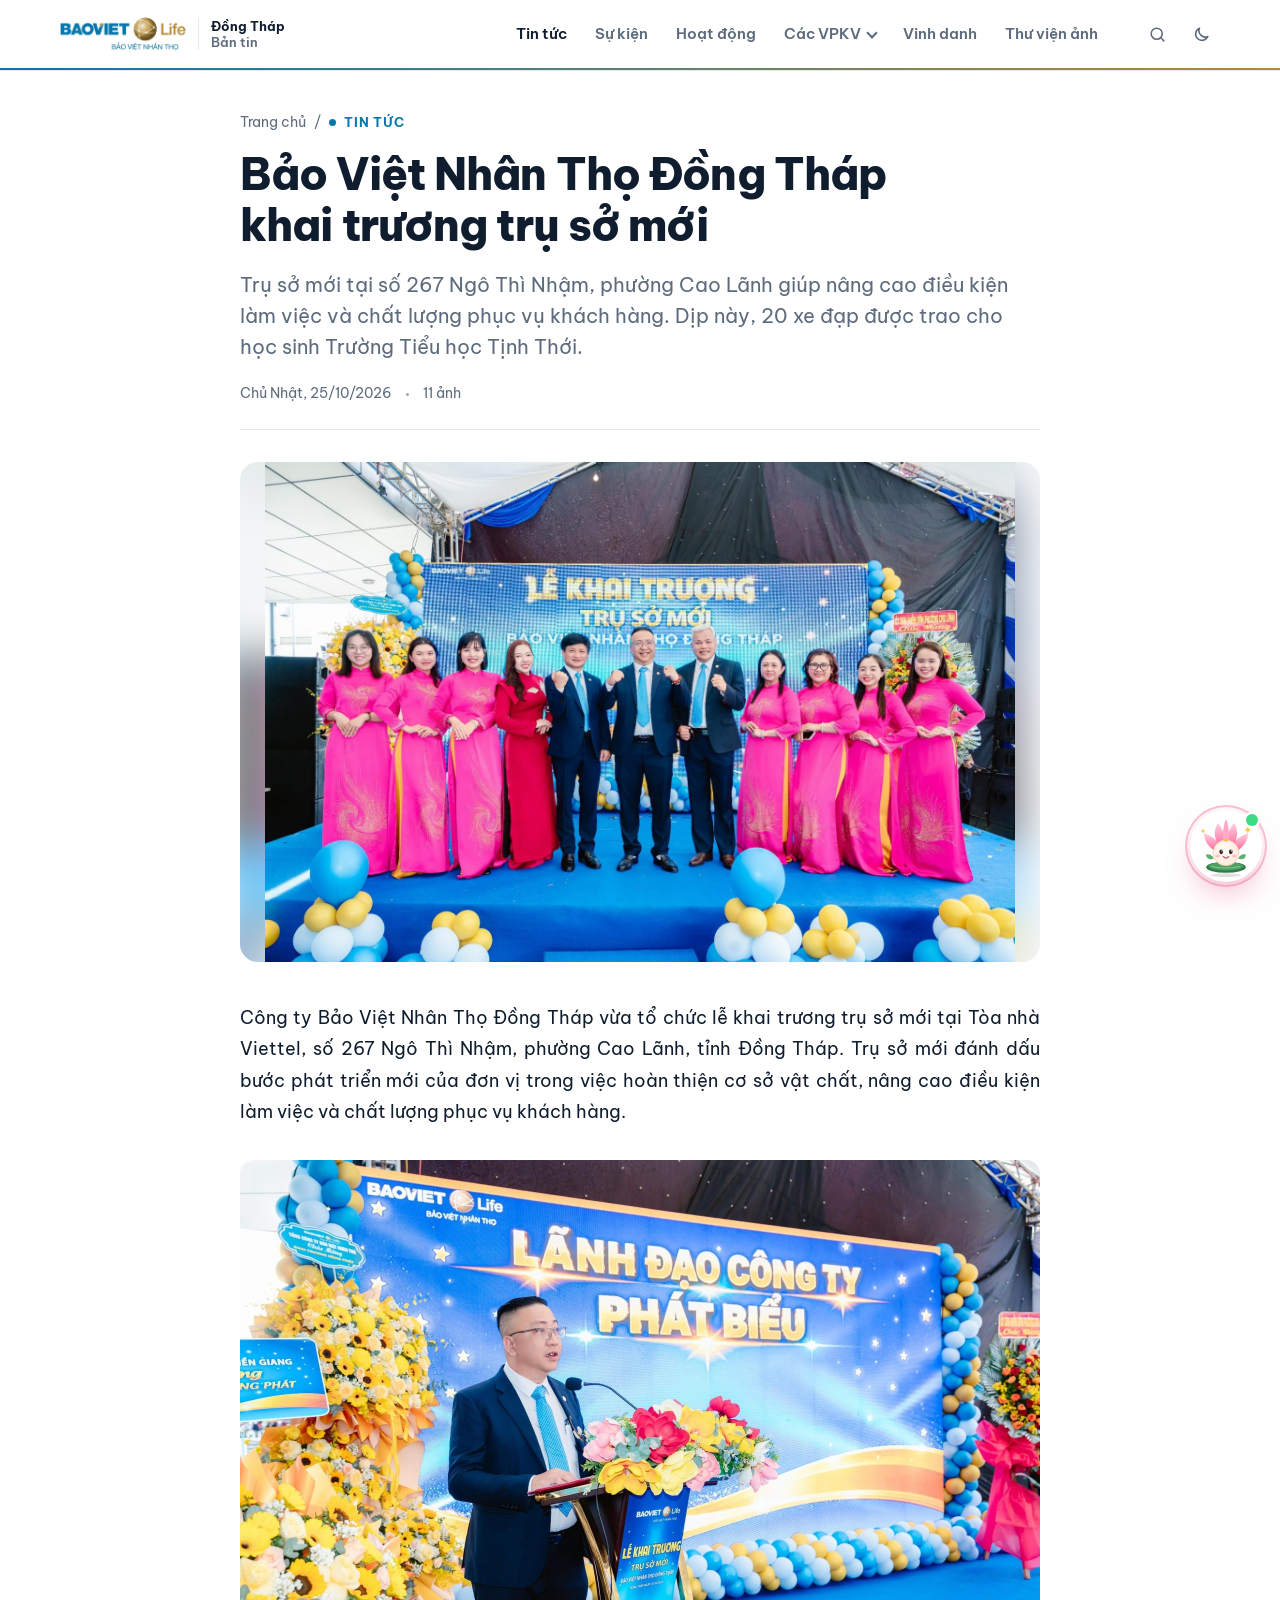
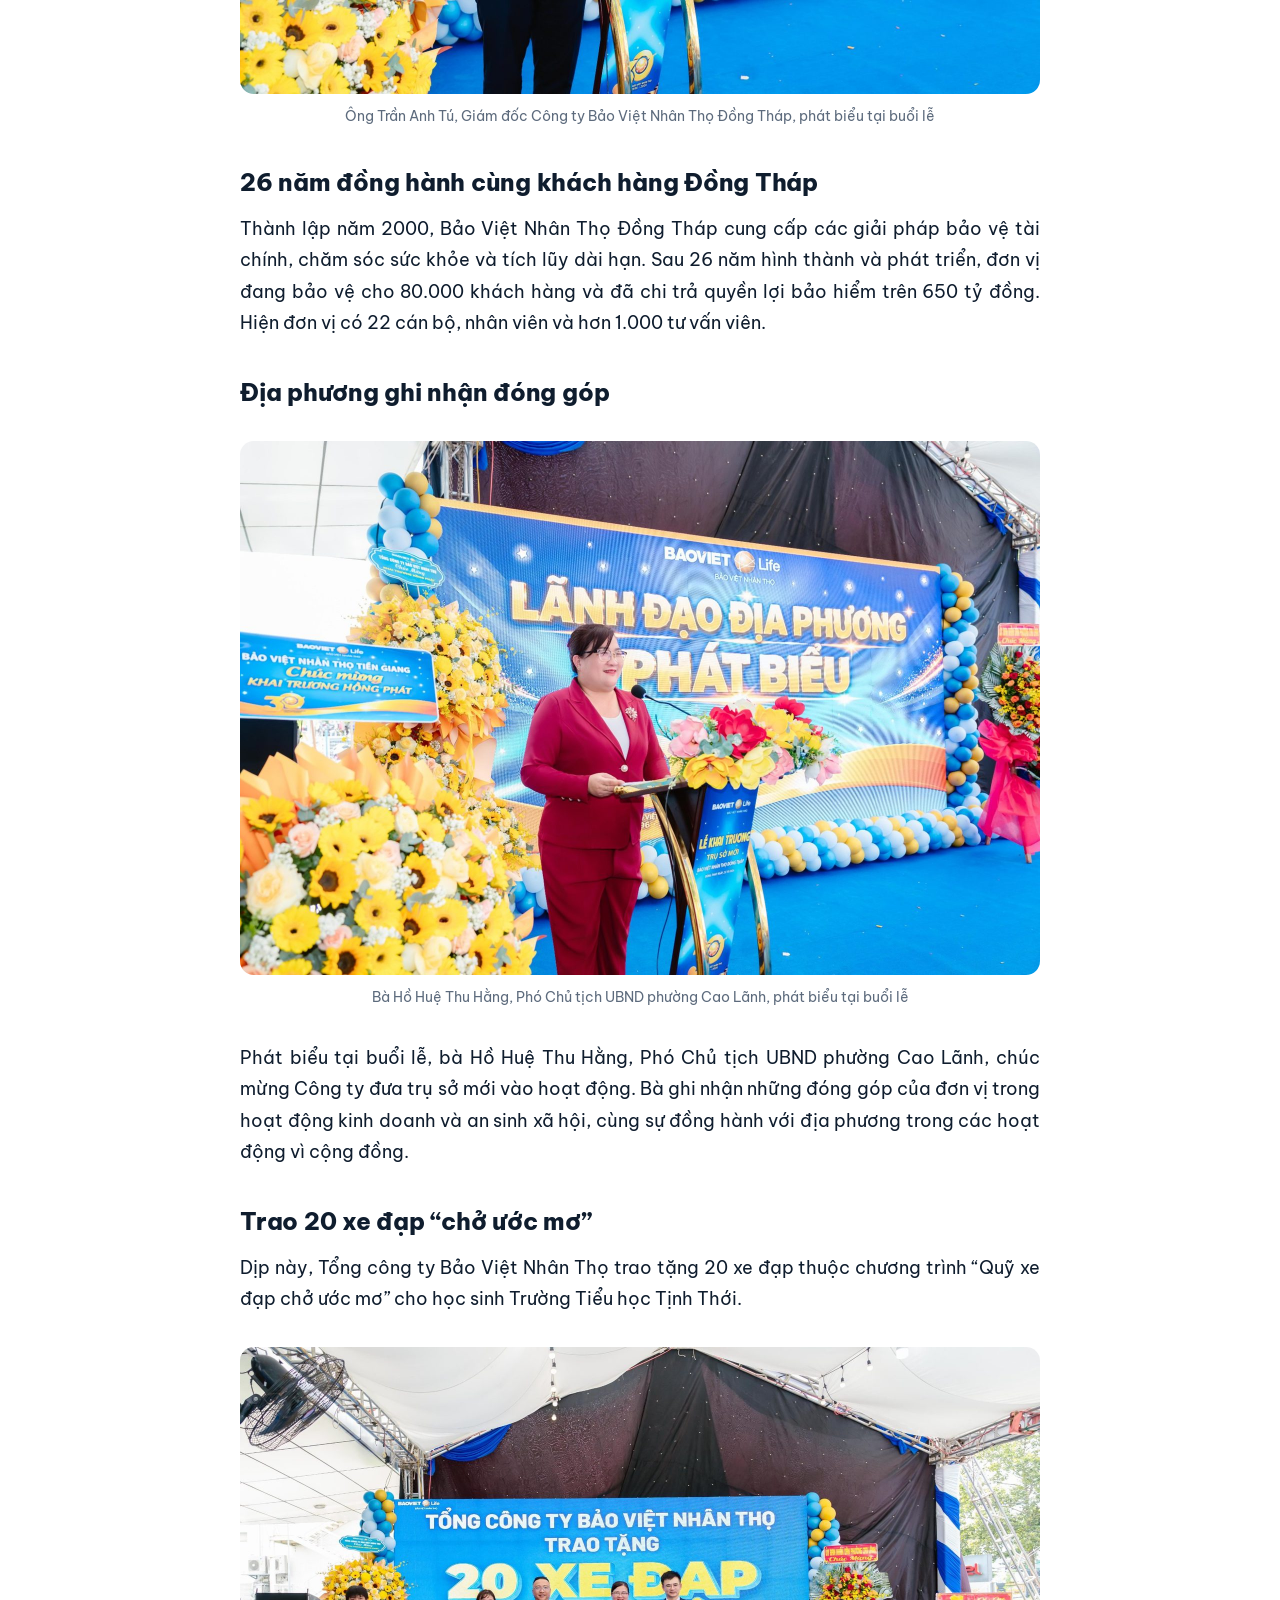
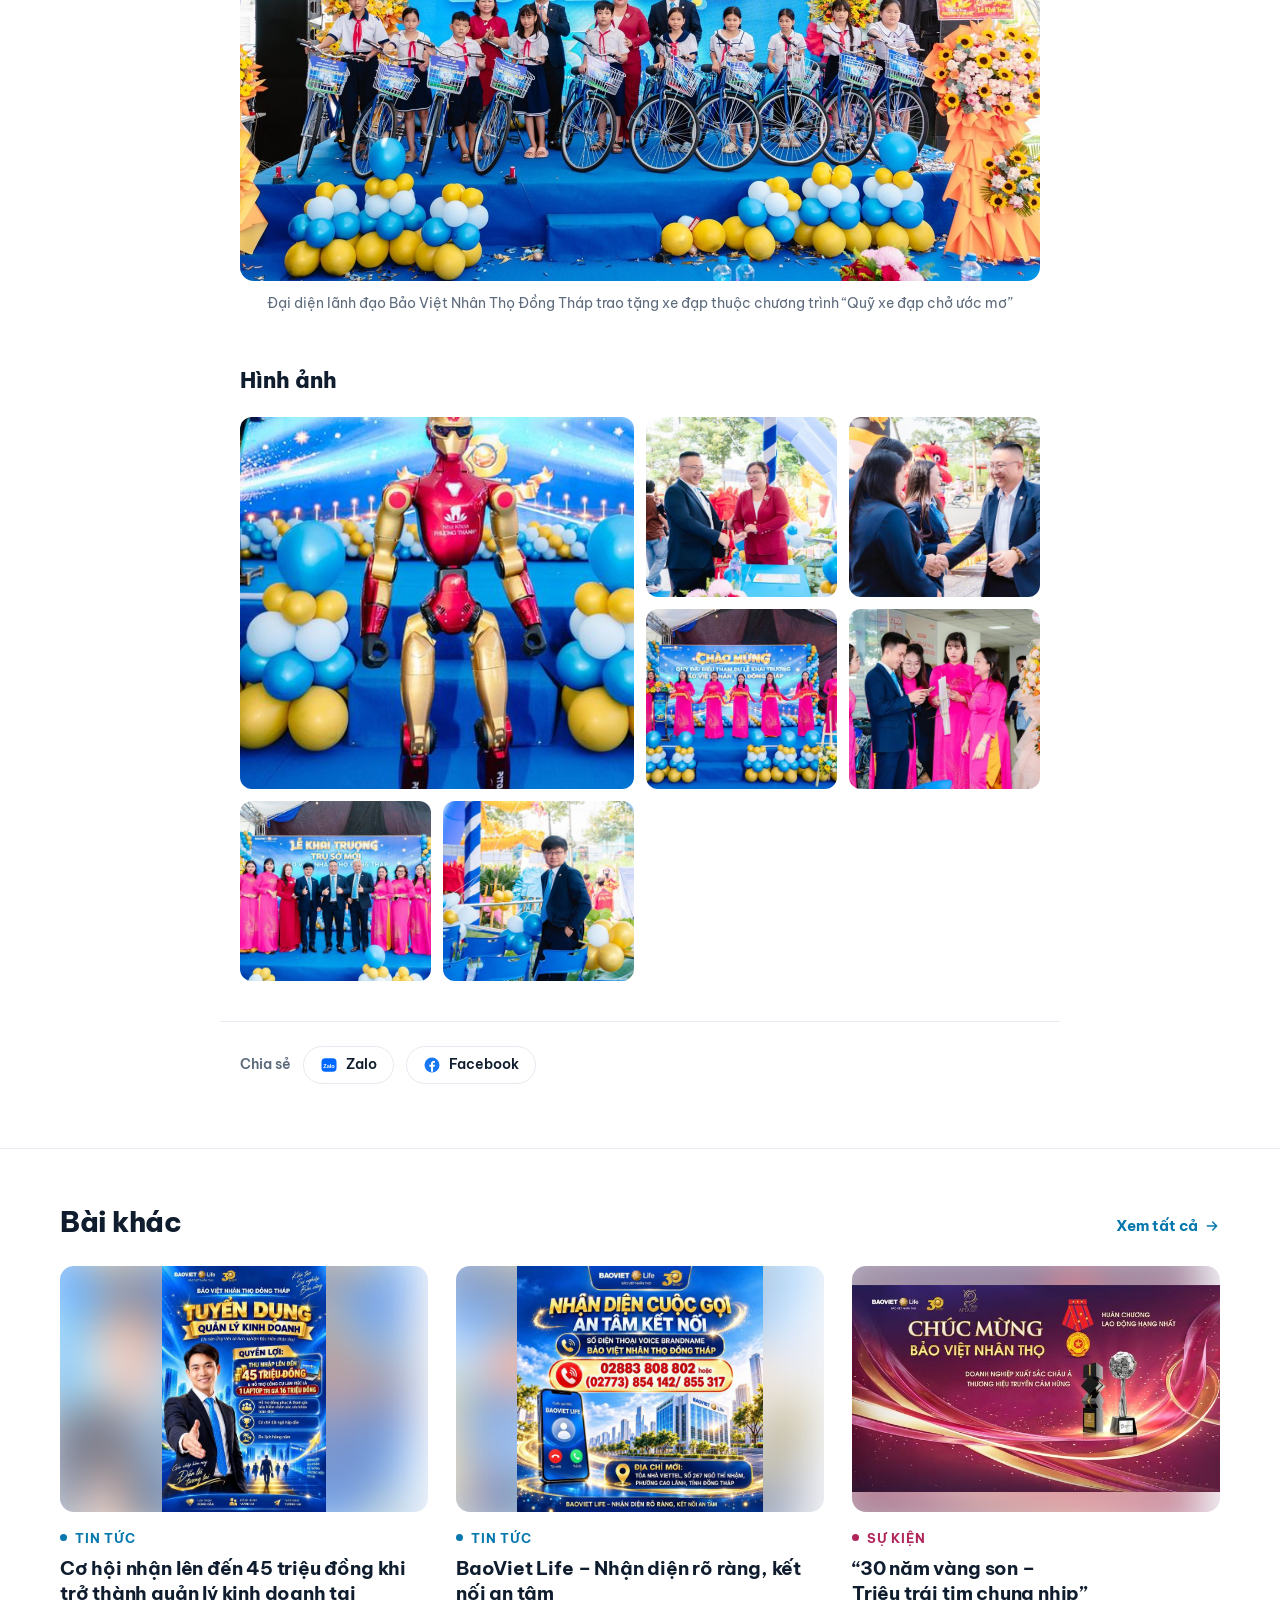
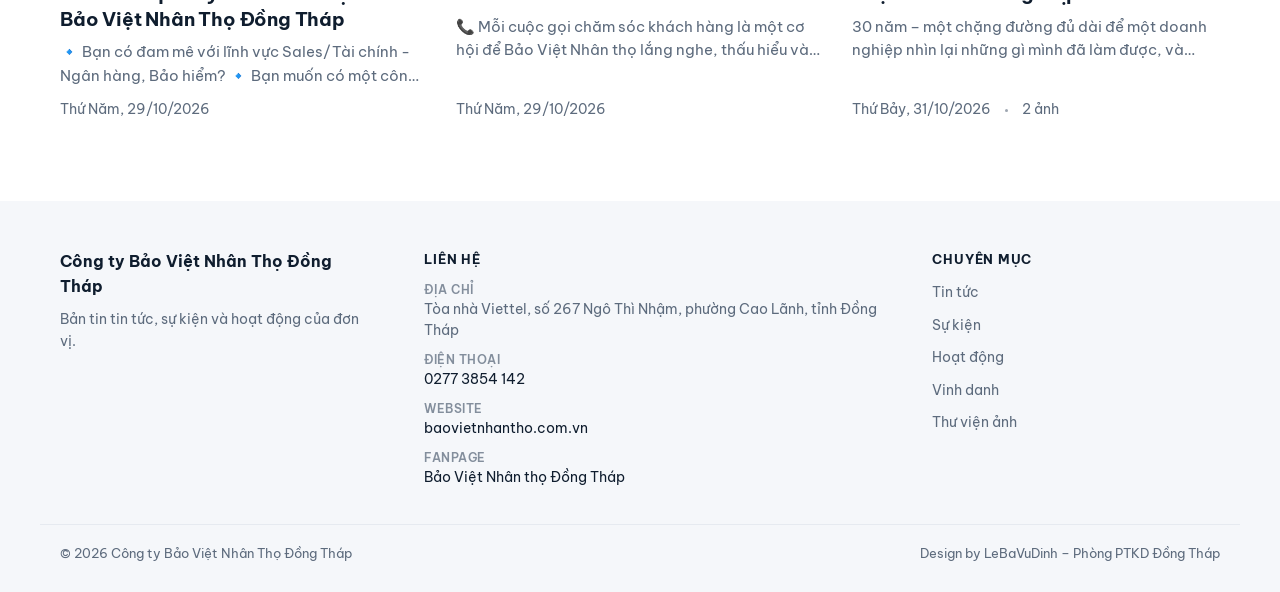
<file: 20261025-bao-viet-nhan-tho-dong-thap-khai-truong-tru-so-moi.html>
<!doctype html>
<html lang="vi">
<head>
<meta charset="utf-8">
<meta name="viewport" content="width=device-width, initial-scale=1, viewport-fit=cover">
<title>Bảo Việt Nhân Thọ Đồng Tháp khai trương trụ sở mới – Bản tin BVNT Đồng Tháp</title>
<meta name="description" content="Trụ sở mới tại số 267 Ngô Thì Nhậm, phường Cao Lãnh giúp nâng cao điều kiện làm việc và chất lượng phục vụ khách hàng. Dịp này, 20 xe đạp được trao cho học…">
<meta property="og:title" content="Bảo Việt Nhân Thọ Đồng Tháp khai trương trụ sở mới">
<meta property="og:description" content="Trụ sở mới tại số 267 Ngô Thì Nhậm, phường Cao Lãnh giúp nâng cao điều kiện làm việc và chất lượng phục vụ khách hàng. Dịp này, 20 xe đạp được trao cho học…">
<meta property="og:type" content="article">
<!--seo-->
<link rel="canonical" href="https://bvntdongthap.github.io/20261025-bao-viet-nhan-tho-dong-thap-khai-truong-tru-so-moi.html">
<meta property="og:url" content="https://bvntdongthap.github.io/20261025-bao-viet-nhan-tho-dong-thap-khai-truong-tru-so-moi.html">
<meta property="og:image" content="https://bvntdongthap.github.io/anh/20261025-bao-viet-nhan-tho-dong-thap-khai-truong-tru-so-moi/01.jpg">
<meta property="og:site_name" content="Bản tin BVNT Đồng Tháp">
<meta property="og:locale" content="vi_VN">
<meta name="twitter:card" content="summary_large_image">
<meta property="article:published_time" content="2026-10-25T08:00:00+07:00">
<meta property="article:section" content="Tin tức">
<script type="application/ld+json">{"@context":"https://schema.org","@type":"NewsArticle","headline":"Bảo Việt Nhân Thọ Đồng Tháp khai trương trụ sở mới","description":"Trụ sở mới tại số 267 Ngô Thì Nhậm, phường Cao Lãnh giúp nâng cao điều kiện làm việc và chất lượng phục vụ khách hàng. Dịp này, 20 xe đạp được trao cho học…","image":["https://bvntdongthap.github.io/anh/20261025-bao-viet-nhan-tho-dong-thap-khai-truong-tru-so-moi/01.jpg"],"datePublished":"2026-10-25T08:00:00+07:00","dateModified":"2026-10-25T08:00:00+07:00","inLanguage":"vi","author":{"@type":"Organization","name":"Bảo Việt Nhân Thọ Đồng Tháp","url":"https://bvntdongthap.github.io/"},"publisher":{"@type":"Organization","name":"Bảo Việt Nhân Thọ Đồng Tháp","logo":{"@type":"ImageObject","url":"https://bvntdongthap.github.io/anh/logo.png"}},"mainEntityOfPage":{"@type":"WebPage","@id":"https://bvntdongthap.github.io/20261025-bao-viet-nhan-tho-dong-thap-khai-truong-tru-so-moi.html"}}</script>
<!--/seo-->
<link rel="icon" type="image/png" href="anh/bieu-tuong.png">
<link rel="preconnect" href="https://fonts.googleapis.com">
<link rel="preconnect" href="https://fonts.gstatic.com" crossorigin>
<link rel="stylesheet" href="https://fonts.googleapis.com/css2?family=Be+Vietnam+Pro:wght@400;500;600;700;800&display=swap">
<link rel="stylesheet" href="giao-dien.css?v=4304438b">
</head>
<body>
<header class="top">
  <div class="wrap">
    <a class="brand" href="index.html" aria-label="Bản tin Bảo Việt Nhân Thọ Đồng Tháp, trang chủ"><img src="anh/logo.png" alt="Bảo Việt Nhân Thọ" width="126" height="34"><span><b>Đồng Tháp</b>Bản tin</span></a>
    <nav class="nav" id="nav" aria-label="Chuyên mục"><a href="index.html?muc=news#moi-nhat">Tin tức</a><a href="index.html?muc=event#moi-nhat">Sự kiện</a><a href="index.html?muc=activity#moi-nhat">Hoạt động</a><details class="nav-dd" id="nav-dv"><summary>Các VPKV</summary><div class="dd"><a href="index.html?dv=cao-lanh-lap-vo#moi-nhat">Ban Cao Lãnh + Lấp Vò</a><a href="index.html?dv=sa-dec#moi-nhat">VPKV Sa Đéc</a><a href="index.html?dv=hong-ngu#moi-nhat">VPKV Hồng Ngự</a><a href="index.html?dv=thap-muoi#moi-nhat">VPKV Tháp Mười</a><a href="index.html?dv=thanh-binh#moi-nhat">VPKV Thanh Bình</a><a href="index.html?dv=tan-hong#moi-nhat">VPKV Tân Hồng</a><a class="dd-more" href="index.html#van-phong">Địa chỉ các văn phòng</a></div></details><a href="index.html?muc=honor#moi-nhat">Vinh danh</a><a href="index.html#khoanh-khac">Thư viện ảnh</a></nav>
    <div class="tools"><button class="ibtn" type="button" id="b-search" aria-label="Tìm kiếm" aria-expanded="false"><svg viewBox="0 0 24 24" fill="none" stroke="currentColor" stroke-width="2" stroke-linecap="round" aria-hidden="true"><circle cx="11" cy="11" r="7"/><path d="m20 20-3.5-3.5"/></svg></button><button class="ibtn" type="button" id="b-theme" aria-label="Đổi giao diện sáng/tối"><svg viewBox="0 0 24 24" fill="none" stroke="currentColor" stroke-width="2" stroke-linecap="round" stroke-linejoin="round" aria-hidden="true"><path d="M20 14.5A8 8 0 0 1 9.5 4a8 8 0 1 0 10.5 10.5Z"/></svg></button></div>
  </div>
  <div class="accent" aria-hidden="true"></div>
  <div class="search" id="search"><div class="wrap"><input id="q" type="search" placeholder="Tìm bài viết…" aria-label="Tìm bài viết" autocomplete="off"></div></div>
</header>

<main id="bai"><article><header class="art"><nav class="crumb" aria-label="Vị trí"><a href="index.html">Trang chủ</a><span aria-hidden="true">/</span><a class="kick k-news" href="index.html?muc=news#moi-nhat">Tin tức</a></nav><h1>Bảo Việt Nhân Thọ Đồng Tháp khai trương trụ sở mới</h1><p class="lead">Trụ sở mới tại số 267 Ngô Thì Nhậm, phường Cao Lãnh giúp nâng cao điều kiện làm việc và chất lượng phục vụ khách hàng. Dịp này, 20 xe đạp được trao cho học sinh Trường Tiểu học Tịnh Thới.</p><p class="meta"><span>Chủ Nhật, 25/10/2026</span><span>11 ảnh</span></p></header><figure class="cover"><button type="button" data-aphoto="0" aria-label="Xem ảnh lớn"><span class="ph"><img class="blur" src="anh/20261025-bao-viet-nhan-tho-dong-thap-khai-truong-tru-so-moi/01.jpg" alt="" aria-hidden="true"><img class="fg" src="anh/20261025-bao-viet-nhan-tho-dong-thap-khai-truong-tru-so-moi/01.jpg" alt="Bảo Việt Nhân Thọ Đồng Tháp khai trương trụ sở mới"></span></button></figure><div class="prose"><p class="al-justify">Công ty Bảo Việt Nhân Thọ Đồng Tháp vừa tổ chức lễ khai trương trụ sở mới tại Tòa nhà Viettel, số 267 Ngô Thì Nhậm, phường Cao Lãnh, tỉnh Đồng Tháp. Trụ sở mới đánh dấu bước phát triển mới của đơn vị trong việc hoàn thiện cơ sở vật chất, nâng cao điều kiện làm việc và chất lượng phục vụ khách hàng.</p><figure class="inl"><button type="button" data-aphoto="10" aria-label="Xem ảnh 11"><img src="anh/20261025-bao-viet-nhan-tho-dong-thap-khai-truong-tru-so-moi/11.jpg" alt="Ông Trần Anh Tú, Giám đốc Công ty Bảo Việt Nhân Thọ Đồng Tháp, phát biểu tại buổi lễ" loading="lazy"></button><figcaption>Ông Trần Anh Tú, Giám đốc Công ty Bảo Việt Nhân Thọ Đồng Tháp, phát biểu tại buổi lễ</figcaption></figure><h2 class="sub">26 năm đồng hành cùng khách hàng Đồng Tháp</h2><p class="al-justify">Thành lập năm 2000, Bảo Việt Nhân Thọ Đồng Tháp cung cấp các giải pháp bảo vệ tài chính, chăm sóc sức khỏe và tích lũy dài hạn. Sau 26 năm hình thành và phát triển, đơn vị đang bảo vệ cho 80.000 khách hàng và đã chi trả quyền lợi bảo hiểm trên 650 tỷ đồng. Hiện đơn vị có 22 cán bộ, nhân viên và hơn 1.000 tư vấn viên.</p><h2 class="sub">Địa phương ghi nhận đóng góp</h2><figure class="inl"><button type="button" data-aphoto="8" aria-label="Xem ảnh 9"><img src="anh/20261025-bao-viet-nhan-tho-dong-thap-khai-truong-tru-so-moi/09.jpg" alt="Bà Hồ Huệ Thu Hằng, Phó Chủ tịch UBND phường Cao Lãnh, phát biểu tại buổi lễ" loading="lazy"></button><figcaption>Bà Hồ Huệ Thu Hằng, Phó Chủ tịch UBND phường Cao Lãnh, phát biểu tại buổi lễ</figcaption></figure><p class="al-justify">Phát biểu tại buổi lễ, bà Hồ Huệ Thu Hằng, Phó Chủ tịch UBND phường Cao Lãnh, chúc mừng Công ty đưa trụ sở mới vào hoạt động. Bà ghi nhận những đóng góp của đơn vị trong hoạt động kinh doanh và an sinh xã hội, cùng sự đồng hành với địa phương trong các hoạt động vì cộng đồng.</p><h2 class="sub">Trao 20 xe đạp “chở ước mơ”</h2><p class="al-justify">Dịp này, Tổng công ty Bảo Việt Nhân Thọ trao tặng 20 xe đạp thuộc chương trình “Quỹ xe đạp chở ước mơ” cho học sinh Trường Tiểu học Tịnh Thới.</p><figure class="inl"><button type="button" data-aphoto="9" aria-label="Xem ảnh 10"><img src="anh/20261025-bao-viet-nhan-tho-dong-thap-khai-truong-tru-so-moi/10.jpg" alt="Đại diện lãnh đạo Bảo Việt Nhân Thọ Đồng Tháp trao tặng xe đạp thuộc chương trình “Quỹ xe đạp chở ước mơ”" loading="lazy"></button><figcaption>Đại diện lãnh đạo Bảo Việt Nhân Thọ Đồng Tháp trao tặng xe đạp thuộc chương trình “Quỹ xe đạp chở ước mơ”</figcaption></figure></div><section class="photos" aria-label="Hình ảnh"><h2>Hình ảnh</h2><p class="gal"><button type="button" data-aphoto="1" aria-label="Xem ảnh 2"><img src="anh/20261025-bao-viet-nhan-tho-dong-thap-khai-truong-tru-so-moi/02-nho.jpg" alt="Bảo Việt Nhân Thọ Đồng Tháp khai trương trụ sở mới" loading="lazy"></button><button type="button" data-aphoto="2" aria-label="Xem ảnh 3"><img src="anh/20261025-bao-viet-nhan-tho-dong-thap-khai-truong-tru-so-moi/03-nho.jpg" alt="Bảo Việt Nhân Thọ Đồng Tháp khai trương trụ sở mới" loading="lazy"></button><button type="button" data-aphoto="3" aria-label="Xem ảnh 4"><img src="anh/20261025-bao-viet-nhan-tho-dong-thap-khai-truong-tru-so-moi/04-nho.jpg" alt="Bảo Việt Nhân Thọ Đồng Tháp khai trương trụ sở mới" loading="lazy"></button><button type="button" data-aphoto="4" aria-label="Xem ảnh 5"><img src="anh/20261025-bao-viet-nhan-tho-dong-thap-khai-truong-tru-so-moi/05-nho.jpg" alt="Bảo Việt Nhân Thọ Đồng Tháp khai trương trụ sở mới" loading="lazy"></button><button type="button" data-aphoto="5" aria-label="Xem ảnh 6"><img src="anh/20261025-bao-viet-nhan-tho-dong-thap-khai-truong-tru-so-moi/06-nho.jpg" alt="Bảo Việt Nhân Thọ Đồng Tháp khai trương trụ sở mới" loading="lazy"></button><button type="button" data-aphoto="6" aria-label="Xem ảnh 7"><img src="anh/20261025-bao-viet-nhan-tho-dong-thap-khai-truong-tru-so-moi/07-nho.jpg" alt="Bảo Việt Nhân Thọ Đồng Tháp khai trương trụ sở mới" loading="lazy"></button><button type="button" data-aphoto="7" aria-label="Xem ảnh 8"><img src="anh/20261025-bao-viet-nhan-tho-dong-thap-khai-truong-tru-so-moi/08-nho.jpg" alt="Bảo Việt Nhân Thọ Đồng Tháp khai trương trụ sở mới" loading="lazy"></button></p></section><p class="share"><span class="share-l">Chia sẻ</span><button class="pill" type="button" data-act="zalo"><svg viewBox="0 0 24 24" aria-hidden="true"><rect x="2" y="3" width="20" height="18" rx="5" fill="#0068ff"/><text x="12" y="15.5" text-anchor="middle" font-family="Arial, sans-serif" font-size="7.5" font-weight="700" fill="#fff">Zalo</text></svg><span>Zalo</span></button><a class="pill" href="https://www.facebook.com/sharer/sharer.php?u=https%3A%2F%2Fbvntdongthap.github.io%2F20261025-bao-viet-nhan-tho-dong-thap-khai-truong-tru-so-moi.html" target="_blank" rel="noopener"><svg viewBox="0 0 24 24" aria-hidden="true"><circle cx="12" cy="12" r="10" fill="#1877f2"/><path d="M13.4 21v-6.6h2.2l.3-2.6h-2.5v-1.6c0-.7.2-1.3 1.3-1.3h1.3V6.6a17 17 0 0 0-2-.1c-2 0-3.3 1.2-3.3 3.4v1.9H8.5v2.6h2.2V21z" fill="#fff"/></svg><span>Facebook</span></a></p></article><section class="sec related" aria-labelledby="h-rel"><div class="wrap"><div class="sec-h"><h2 id="h-rel">Bài khác</h2><a class="more" href="index.html">Xem tất cả <svg viewBox="0 0 24 24" width="16" height="16" fill="none" stroke="currentColor" stroke-width="2.2" stroke-linecap="round" stroke-linejoin="round" aria-hidden="true"><path d="M5 12h14M13 6l6 6-6 6"/></svg></a></div><div class="grid"><a class="card" href="20261029-co-hoi-nhan-len-den-45-trieu-dong-khi-tro-thanh-qu.html" data-open="20261029-co-hoi-nhan-len-den-45-trieu-dong-khi-tro-thanh-qu"><span class="ph"><img class="blur" src="anh/20261029-co-hoi-nhan-len-den-45-trieu-dong-khi-tro-thanh-qu/01-nho.jpg" alt="" aria-hidden="true" loading="lazy"><img class="fg" src="anh/20261029-co-hoi-nhan-len-den-45-trieu-dong-khi-tro-thanh-qu/01-nho.jpg" alt="Cơ hội nhận lên đến 45 triệu đồng khi trở thành quản lý kinh doanh tại Bảo Việt Nhân Thọ Đồng Tháp" loading="lazy"></span><span class="kick k-news">Tin tức</span><h3>Cơ hội nhận lên đến 45 triệu đồng khi trở thành quản lý kinh doanh tại Bảo Việt Nhân Thọ Đồng Tháp</h3><span class="sn">🔹 Bạn có đam mê với lĩnh vực Sales/Tài chính - Ngân hàng, Bảo hiểm? 🔹 Bạn muốn có một công việc với chế độ ổn định? 🔹 Bạn muốn nâng cao thu nhập nhưng chưa có kinh nghiệm thực chiến? Vị trí Quản…</span><span class="meta"><span>Thứ Năm, 29/10/2026</span></span></a><a class="card" href="20261029-baoviet-life-nhan-dien-ro-rang-ket-noi-an-tam.html" data-open="20261029-baoviet-life-nhan-dien-ro-rang-ket-noi-an-tam"><span class="ph"><img class="blur" src="anh/20261029-baoviet-life-nhan-dien-ro-rang-ket-noi-an-tam/01-nho.jpg" alt="" aria-hidden="true" loading="lazy"><img class="fg" src="anh/20261029-baoviet-life-nhan-dien-ro-rang-ket-noi-an-tam/01-nho.jpg" alt="Số Hotline Công Ty Bảo Việt Đồng Tháp" loading="lazy"></span><span class="kick k-news">Tin tức</span><h3>BaoViet Life – Nhận diện rõ ràng, kết nối an tâm</h3><span class="sn">📞 Mỗi cuộc gọi chăm sóc khách hàng là một cơ hội để Bảo Việt Nhân thọ lắng nghe, thấu hiểu và đồng hành cùng Quý khách. Nhằm mang đến trải nghiệm dịch vụ thuận tiện, an toàn và đáng tin cậy hơn, Bảo…</span><span class="meta"><span>Thứ Năm, 29/10/2026</span></span></a><a class="card" href="20261031-30-nam-vang-son-trieu-trai-tim-chung-nhip.html" data-open="20261031-30-nam-vang-son-trieu-trai-tim-chung-nhip"><span class="ph"><img class="blur" src="anh/20261031-30-nam-vang-son-trieu-trai-tim-chung-nhip/01-nho.jpg" alt="" aria-hidden="true" loading="lazy"><img class="fg" src="anh/20261031-30-nam-vang-son-trieu-trai-tim-chung-nhip/01-nho.jpg" alt="“30 năm vàng son – Triệu trái tim chung nhịp”" loading="lazy"></span><span class="kick k-event">Sự kiện · Còn 2 ngày</span><h3>“30 năm vàng son – Triệu trái tim chung nhịp”</h3><span class="sn">30 năm – một chặng đường đủ dài để một doanh nghiệp nhìn lại những gì mình đã làm được, và cũng đủ để chúng tôi hiểu rằng: thành tựu lớn nhất của Bảo Việt Nhân thọ không chỉ nằm ở những con số, mà…</span><span class="meta"><span>Thứ Bảy, 31/10/2026</span><span>2 ảnh</span></span></a></div></div></section></main>

<footer class="foot">
  <div class="wrap foot-grid">
    <div class="foot-brand"><strong>Công ty Bảo Việt Nhân Thọ Đồng Tháp</strong><p>Bản tin tin tức, sự kiện và hoạt động của đơn vị.</p></div>
    <div><h2>Liên hệ</h2><ul class="foot-list"><li><span>Địa chỉ</span>Tòa nhà Viettel, số 267 Ngô Thì Nhậm, phường Cao Lãnh, tỉnh Đồng Tháp</li><li><span>Điện thoại</span><a href="tel:02773854142">0277 3854 142</a></li><li><span>Website</span><a href="https://baovietnhantho.com.vn" target="_blank" rel="noopener">baovietnhantho.com.vn</a></li><li><span>Fanpage</span><a href="https://www.facebook.com/profile.php?id=61576622672653" target="_blank" rel="noopener">Bảo Việt Nhân thọ Đồng Tháp</a></li></ul></div>
    <div><h2>Chuyên mục</h2><nav class="foot-nav" aria-label="Liên kết cuối trang"><a href="index.html?muc=news#moi-nhat">Tin tức</a><a href="index.html?muc=event#moi-nhat">Sự kiện</a><a href="index.html?muc=activity#moi-nhat">Hoạt động</a><a href="index.html?muc=honor#moi-nhat">Vinh danh</a><a href="index.html#khoanh-khac">Thư viện ảnh</a></nav></div>
  </div>
  <div class="wrap foot-bar"><span>© 2026 Công ty Bảo Việt Nhân Thọ Đồng Tháp</span><span>Design by LeBaVuDinh – Phòng PTKD Đồng Tháp</span></div>
</footer>

<dialog id="lightbox" aria-label="Xem ảnh">
  <div class="lb">
    <button class="x" type="button" data-close aria-label="Đóng">×</button>
    <img id="lb-img" alt="">
    <div class="cap" id="lb-cap"></div>
    <button class="lb-nav lb-prev" type="button" id="lb-prev" aria-label="Ảnh trước">‹</button>
    <button class="lb-nav lb-next" type="button" id="lb-next" aria-label="Ảnh sau">›</button>
  </div>
</dialog>

<script>window.BAI_ID = "20261025-bao-viet-nhan-tho-dong-thap-khai-truong-tru-so-moi";</script>
<script src="du-lieu/bai-viet.js?v=de11cd01"></script>
<script src="chung.js?v=fed953e4"></script>
<script src="chatbot.js?v=b89bea34"></script>
<script>
(function () {
  var posts = loadPosts().sort(byDateDesc), byId = {};
  posts.forEach(function (p) { byId[p.id] = p; });
  // Trang tĩnh của bài gán window.BAI_ID; link cũ dạng bai.html?id=… thì chuyển sang trang tĩnh.
  var id = window.BAI_ID || new URLSearchParams(location.search).get('id') || '';
  var p = byId[id];
  if (!window.BAI_ID && p) { location.replace(postHref(id)); return; }
  themeInit(); navDdInit();
  var box = $('#search'), q = $('#q');
  $('#b-search').addEventListener('click', function () { var on = box.classList.toggle('on'); this.setAttribute('aria-expanded', on); if (on) q.focus(); });
  q.addEventListener('keydown', function (e) { if (e.key === 'Enter' && q.value.trim()) location.href = 'index.html?q=' + encodeURIComponent(q.value.trim()) + '#moi-nhat'; });
  if (!p) { $('#bai').innerHTML = '<header class="art"><h1>Không tìm thấy bài viết</h1><p class="lead">Bài có thể đã được gỡ. <a href="index.html">Về trang chủ</a></p></header>'; return; }
  document.querySelectorAll('#nav a').forEach(function (a) { var h = a.getAttribute('href'); if (h.indexOf('muc=' + p.kind + '#') > 0 || (p.unit && h.indexOf('dv=' + p.unit + '#') > 0)) a.setAttribute('aria-current', 'page'); else a.removeAttribute('aria-current'); });
  $('#nav-dv').classList.toggle('cur', !!p.unit);
  $('#bai').innerHTML = postHTML(p, posts);
  var photos = p.photos.map(function (ph) { return { id: ph.id, caption: ph.caption, post: p }; });
  document.addEventListener('click', function (e) {
    var b = e.target.closest('[data-aphoto]'); if (b) return openLB(photos, +b.dataset.aphoto, p.id);
    var z = e.target.closest('[data-act="zalo"]'); if (z) shareZalo(z);
  });
  initLightbox(); toTopInit();
  Peek.init(function (x) { return byId[x]; });
  fitAll();
})();
</script>
</body>
</html>
</file>
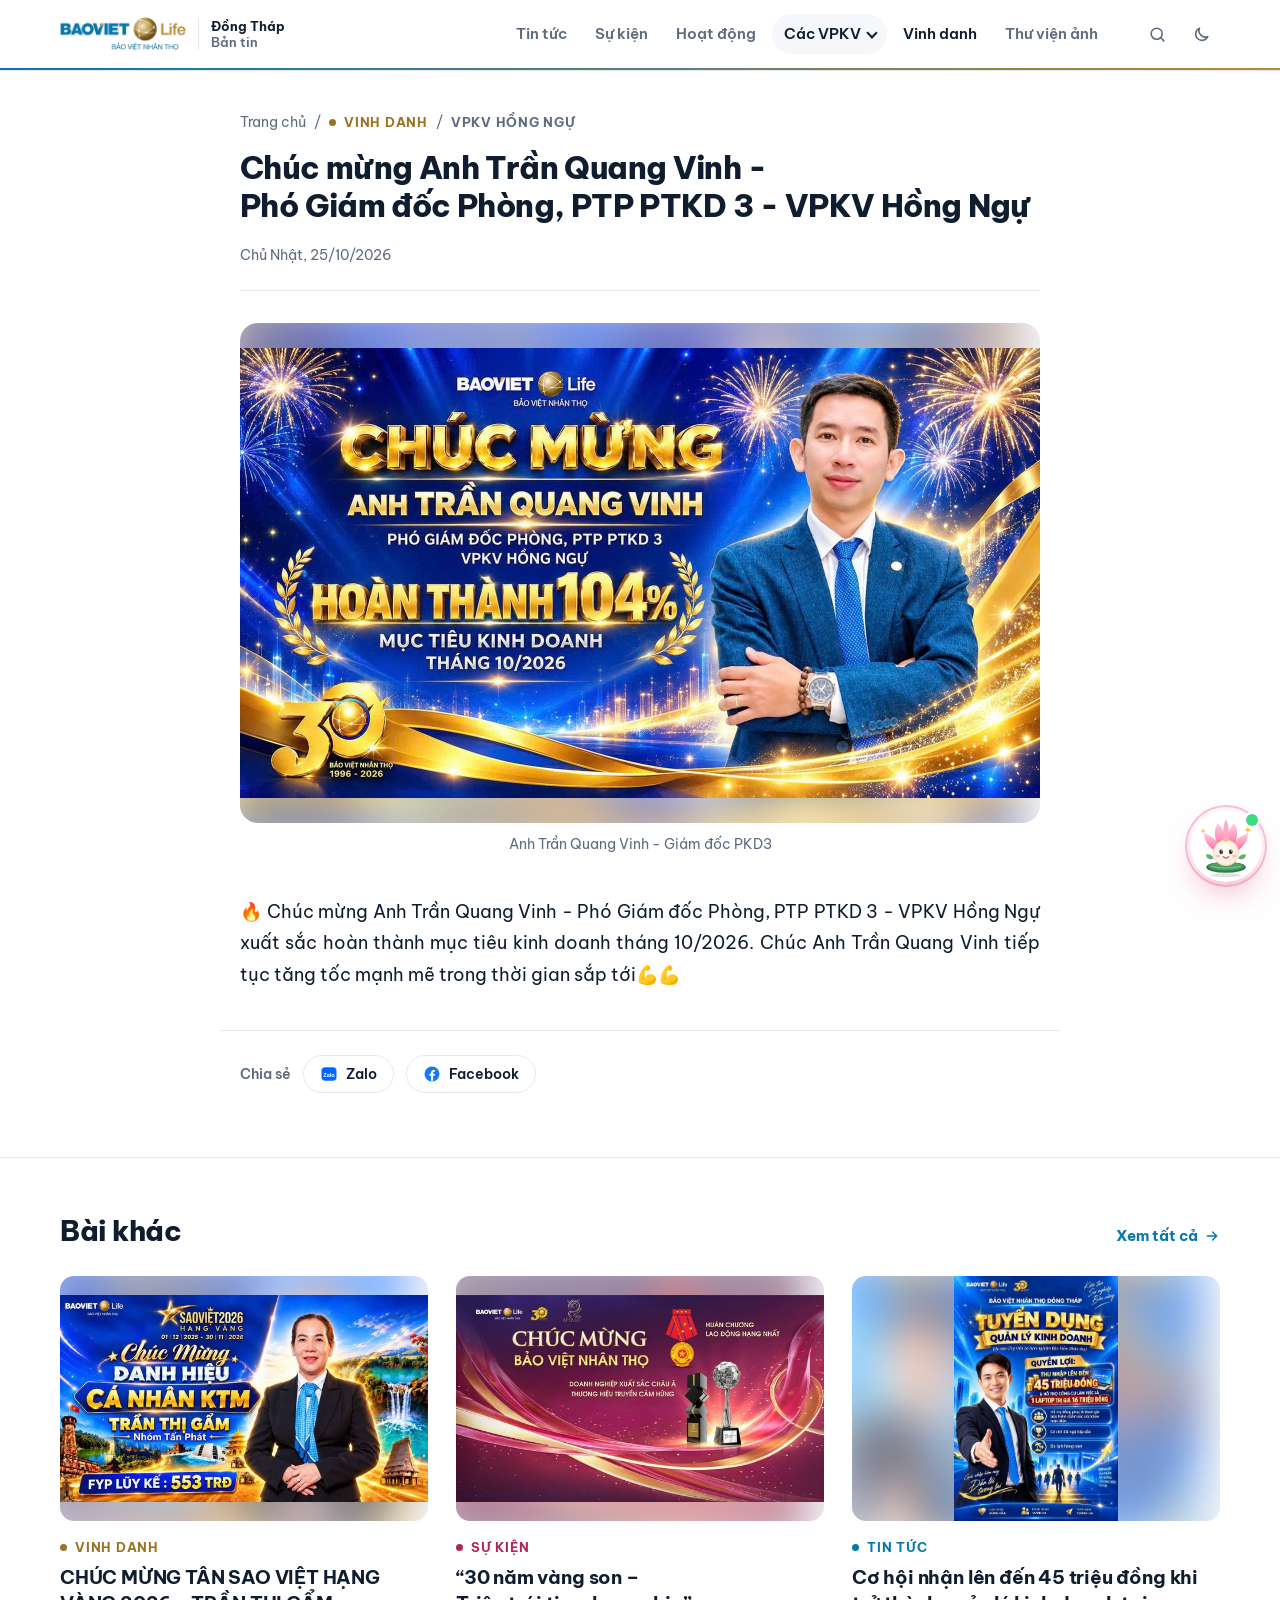
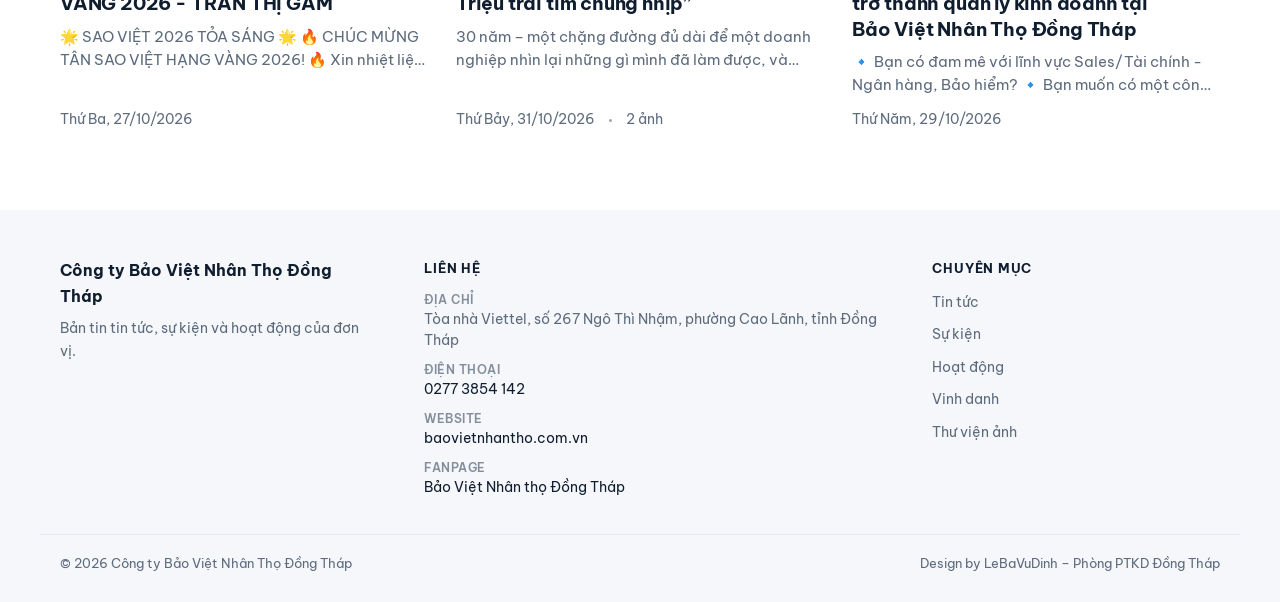
<file: 20261025-chuc-mung-anh-tran-quang-vinh-pho-giam-doc-phong-p.html>
<!doctype html>
<html lang="vi">
<head>
<meta charset="utf-8">
<meta name="viewport" content="width=device-width, initial-scale=1, viewport-fit=cover">
<title>Chúc mừng Anh Trần Quang Vinh - Phó Giám đốc Phòng, PTP PTKD 3 - VPKV Hồng Ngự – Bản tin BVNT Đồng Tháp</title>
<meta name="description" content="Chúc mừng Anh Trần Quang Vinh - Phó Giám đốc Phòng, PTP PTKD 3 - VPKV Hồng Ngự xuất sắc hoàn thành mục tiêu kinh doanh tháng 10/2026. Chúc Anh Trần Quang…">
<meta property="og:title" content="Chúc mừng Anh Trần Quang Vinh - Phó Giám đốc Phòng, PTP PTKD 3 - VPKV Hồng Ngự">
<meta property="og:description" content="Chúc mừng Anh Trần Quang Vinh - Phó Giám đốc Phòng, PTP PTKD 3 - VPKV Hồng Ngự xuất sắc hoàn thành mục tiêu kinh doanh tháng 10/2026. Chúc Anh Trần Quang…">
<meta property="og:type" content="article">
<!--seo-->
<link rel="canonical" href="https://bvntdongthap.github.io/20261025-chuc-mung-anh-tran-quang-vinh-pho-giam-doc-phong-p.html">
<meta property="og:url" content="https://bvntdongthap.github.io/20261025-chuc-mung-anh-tran-quang-vinh-pho-giam-doc-phong-p.html">
<meta property="og:image" content="https://bvntdongthap.github.io/anh/20261025-chuc-mung-anh-tran-quang-vinh-pho-giam-doc-phong-p/01.jpg">
<meta property="og:site_name" content="Bản tin BVNT Đồng Tháp">
<meta property="og:locale" content="vi_VN">
<meta name="twitter:card" content="summary_large_image">
<meta property="article:published_time" content="2026-10-25T08:00:00+07:00">
<meta property="article:section" content="Vinh danh">
<script type="application/ld+json">{"@context":"https://schema.org","@type":"NewsArticle","headline":"Chúc mừng Anh Trần Quang Vinh - Phó Giám đốc Phòng, PTP PTKD 3 - VPKV Hồng Ngự","description":"Chúc mừng Anh Trần Quang Vinh - Phó Giám đốc Phòng, PTP PTKD 3 - VPKV Hồng Ngự xuất sắc hoàn thành mục tiêu kinh doanh tháng 10/2026. Chúc Anh Trần Quang…","image":["https://bvntdongthap.github.io/anh/20261025-chuc-mung-anh-tran-quang-vinh-pho-giam-doc-phong-p/01.jpg"],"datePublished":"2026-10-25T08:00:00+07:00","dateModified":"2026-10-25T08:00:00+07:00","inLanguage":"vi","author":{"@type":"Organization","name":"Bảo Việt Nhân Thọ Đồng Tháp","url":"https://bvntdongthap.github.io/"},"publisher":{"@type":"Organization","name":"Bảo Việt Nhân Thọ Đồng Tháp","logo":{"@type":"ImageObject","url":"https://bvntdongthap.github.io/anh/logo.png"}},"mainEntityOfPage":{"@type":"WebPage","@id":"https://bvntdongthap.github.io/20261025-chuc-mung-anh-tran-quang-vinh-pho-giam-doc-phong-p.html"}}</script>
<!--/seo-->
<link rel="icon" type="image/png" href="anh/bieu-tuong.png">
<link rel="preconnect" href="https://fonts.googleapis.com">
<link rel="preconnect" href="https://fonts.gstatic.com" crossorigin>
<link rel="stylesheet" href="https://fonts.googleapis.com/css2?family=Be+Vietnam+Pro:wght@400;500;600;700;800&display=swap">
<link rel="stylesheet" href="giao-dien.css?v=4304438b">
</head>
<body>
<header class="top">
  <div class="wrap">
    <a class="brand" href="index.html" aria-label="Bản tin Bảo Việt Nhân Thọ Đồng Tháp, trang chủ"><img src="anh/logo.png" alt="Bảo Việt Nhân Thọ" width="126" height="34"><span><b>Đồng Tháp</b>Bản tin</span></a>
    <nav class="nav" id="nav" aria-label="Chuyên mục"><a href="index.html?muc=news#moi-nhat">Tin tức</a><a href="index.html?muc=event#moi-nhat">Sự kiện</a><a href="index.html?muc=activity#moi-nhat">Hoạt động</a><details class="nav-dd" id="nav-dv"><summary>Các VPKV</summary><div class="dd"><a href="index.html?dv=cao-lanh-lap-vo#moi-nhat">Ban Cao Lãnh + Lấp Vò</a><a href="index.html?dv=sa-dec#moi-nhat">VPKV Sa Đéc</a><a href="index.html?dv=hong-ngu#moi-nhat">VPKV Hồng Ngự</a><a href="index.html?dv=thap-muoi#moi-nhat">VPKV Tháp Mười</a><a href="index.html?dv=thanh-binh#moi-nhat">VPKV Thanh Bình</a><a href="index.html?dv=tan-hong#moi-nhat">VPKV Tân Hồng</a><a class="dd-more" href="index.html#van-phong">Địa chỉ các văn phòng</a></div></details><a href="index.html?muc=honor#moi-nhat">Vinh danh</a><a href="index.html#khoanh-khac">Thư viện ảnh</a></nav>
    <div class="tools"><button class="ibtn" type="button" id="b-search" aria-label="Tìm kiếm" aria-expanded="false"><svg viewBox="0 0 24 24" fill="none" stroke="currentColor" stroke-width="2" stroke-linecap="round" aria-hidden="true"><circle cx="11" cy="11" r="7"/><path d="m20 20-3.5-3.5"/></svg></button><button class="ibtn" type="button" id="b-theme" aria-label="Đổi giao diện sáng/tối"><svg viewBox="0 0 24 24" fill="none" stroke="currentColor" stroke-width="2" stroke-linecap="round" stroke-linejoin="round" aria-hidden="true"><path d="M20 14.5A8 8 0 0 1 9.5 4a8 8 0 1 0 10.5 10.5Z"/></svg></button></div>
  </div>
  <div class="accent" aria-hidden="true"></div>
  <div class="search" id="search"><div class="wrap"><input id="q" type="search" placeholder="Tìm bài viết…" aria-label="Tìm bài viết" autocomplete="off"></div></div>
</header>

<main id="bai"><article><header class="art"><nav class="crumb" aria-label="Vị trí"><a href="index.html">Trang chủ</a><span aria-hidden="true">/</span><a class="kick k-honor" href="index.html?muc=honor#moi-nhat">Vinh danh</a><span aria-hidden="true">/</span><a class="kick unit" href="index.html?dv=hong-ngu#moi-nhat">VPKV Hồng Ngự</a></nav><h1 class="long">Chúc mừng Anh Trần Quang Vinh - Phó Giám đốc Phòng, PTP PTKD 3 - VPKV Hồng Ngự</h1><p class="meta"><span>Chủ Nhật, 25/10/2026</span></p></header><figure class="cover"><button type="button" data-aphoto="0" aria-label="Xem ảnh lớn"><span class="ph"><img class="blur" src="anh/20261025-chuc-mung-anh-tran-quang-vinh-pho-giam-doc-phong-p/01.jpg" alt="" aria-hidden="true"><img class="fg" src="anh/20261025-chuc-mung-anh-tran-quang-vinh-pho-giam-doc-phong-p/01.jpg" alt="Anh Trần Quang Vinh - Giám đốc PKD3"></span></button><figcaption>Anh Trần Quang Vinh - Giám đốc PKD3</figcaption></figure><div class="prose"><p class="al-justify">🔥 Chúc mừng Anh Trần Quang Vinh - Phó Giám đốc Phòng, PTP PTKD 3 - VPKV Hồng Ngự xuất sắc hoàn thành mục tiêu kinh doanh tháng 10/2026. Chúc Anh Trần Quang Vinh tiếp tục tăng tốc mạnh mẽ trong thời gian sắp tới💪💪</p></div><p class="share"><span class="share-l">Chia sẻ</span><button class="pill" type="button" data-act="zalo"><svg viewBox="0 0 24 24" aria-hidden="true"><rect x="2" y="3" width="20" height="18" rx="5" fill="#0068ff"/><text x="12" y="15.5" text-anchor="middle" font-family="Arial, sans-serif" font-size="7.5" font-weight="700" fill="#fff">Zalo</text></svg><span>Zalo</span></button><a class="pill" href="https://www.facebook.com/sharer/sharer.php?u=https%3A%2F%2Fbvntdongthap.github.io%2F20261025-chuc-mung-anh-tran-quang-vinh-pho-giam-doc-phong-p.html" target="_blank" rel="noopener"><svg viewBox="0 0 24 24" aria-hidden="true"><circle cx="12" cy="12" r="10" fill="#1877f2"/><path d="M13.4 21v-6.6h2.2l.3-2.6h-2.5v-1.6c0-.7.2-1.3 1.3-1.3h1.3V6.6a17 17 0 0 0-2-.1c-2 0-3.3 1.2-3.3 3.4v1.9H8.5v2.6h2.2V21z" fill="#fff"/></svg><span>Facebook</span></a></p></article><section class="sec related" aria-labelledby="h-rel"><div class="wrap"><div class="sec-h"><h2 id="h-rel">Bài khác</h2><a class="more" href="index.html">Xem tất cả <svg viewBox="0 0 24 24" width="16" height="16" fill="none" stroke="currentColor" stroke-width="2.2" stroke-linecap="round" stroke-linejoin="round" aria-hidden="true"><path d="M5 12h14M13 6l6 6-6 6"/></svg></a></div><div class="grid"><a class="card" href="20261027-chuc-mung-tan-sao-viet-hang-vang-2026-tran-thi-gam.html" data-open="20261027-chuc-mung-tan-sao-viet-hang-vang-2026-tran-thi-gam"><span class="ph"><img class="blur" src="anh/20261027-chuc-mung-tan-sao-viet-hang-vang-2026-tran-thi-gam/01-nho.jpg" alt="" aria-hidden="true" loading="lazy"><img class="fg" src="anh/20261027-chuc-mung-tan-sao-viet-hang-vang-2026-tran-thi-gam/01-nho.jpg" alt="Chị Trần Thị Gẩm - TVV Nhóm Tấn Phát" loading="lazy"></span><span class="kick k-honor">Vinh danh</span><h3>CHÚC MỪNG TÂN SAO VIỆT HẠNG VÀNG 2026 - TRẦN THỊ GẨM</h3><span class="sn">🌟 SAO VIỆT 2026 TỎA SÁNG 🌟 🔥 CHÚC MỪNG TÂN SAO VIỆT HẠNG VÀNG 2026! 🔥 Xin nhiệt liệt chúc mừng chị TRẦN THỊ GẨM – Nhóm Tấn Phát đã xuất sắc đạt 1 vé HẠNG VÀNG SAO VIỆT 2026 dành cho chỉ tiêu CÁ…</span><span class="meta"><span>Thứ Ba, 27/10/2026</span></span></a><a class="card" href="20261031-30-nam-vang-son-trieu-trai-tim-chung-nhip.html" data-open="20261031-30-nam-vang-son-trieu-trai-tim-chung-nhip"><span class="ph"><img class="blur" src="anh/20261031-30-nam-vang-son-trieu-trai-tim-chung-nhip/01-nho.jpg" alt="" aria-hidden="true" loading="lazy"><img class="fg" src="anh/20261031-30-nam-vang-son-trieu-trai-tim-chung-nhip/01-nho.jpg" alt="“30 năm vàng son – Triệu trái tim chung nhịp”" loading="lazy"></span><span class="kick k-event">Sự kiện · Còn 2 ngày</span><h3>“30 năm vàng son – Triệu trái tim chung nhịp”</h3><span class="sn">30 năm – một chặng đường đủ dài để một doanh nghiệp nhìn lại những gì mình đã làm được, và cũng đủ để chúng tôi hiểu rằng: thành tựu lớn nhất của Bảo Việt Nhân thọ không chỉ nằm ở những con số, mà…</span><span class="meta"><span>Thứ Bảy, 31/10/2026</span><span>2 ảnh</span></span></a><a class="card" href="20261029-co-hoi-nhan-len-den-45-trieu-dong-khi-tro-thanh-qu.html" data-open="20261029-co-hoi-nhan-len-den-45-trieu-dong-khi-tro-thanh-qu"><span class="ph"><img class="blur" src="anh/20261029-co-hoi-nhan-len-den-45-trieu-dong-khi-tro-thanh-qu/01-nho.jpg" alt="" aria-hidden="true" loading="lazy"><img class="fg" src="anh/20261029-co-hoi-nhan-len-den-45-trieu-dong-khi-tro-thanh-qu/01-nho.jpg" alt="Cơ hội nhận lên đến 45 triệu đồng khi trở thành quản lý kinh doanh tại Bảo Việt Nhân Thọ Đồng Tháp" loading="lazy"></span><span class="kick k-news">Tin tức</span><h3>Cơ hội nhận lên đến 45 triệu đồng khi trở thành quản lý kinh doanh tại Bảo Việt Nhân Thọ Đồng Tháp</h3><span class="sn">🔹 Bạn có đam mê với lĩnh vực Sales/Tài chính - Ngân hàng, Bảo hiểm? 🔹 Bạn muốn có một công việc với chế độ ổn định? 🔹 Bạn muốn nâng cao thu nhập nhưng chưa có kinh nghiệm thực chiến? Vị trí Quản…</span><span class="meta"><span>Thứ Năm, 29/10/2026</span></span></a></div></div></section></main>

<footer class="foot">
  <div class="wrap foot-grid">
    <div class="foot-brand"><strong>Công ty Bảo Việt Nhân Thọ Đồng Tháp</strong><p>Bản tin tin tức, sự kiện và hoạt động của đơn vị.</p></div>
    <div><h2>Liên hệ</h2><ul class="foot-list"><li><span>Địa chỉ</span>Tòa nhà Viettel, số 267 Ngô Thì Nhậm, phường Cao Lãnh, tỉnh Đồng Tháp</li><li><span>Điện thoại</span><a href="tel:02773854142">0277 3854 142</a></li><li><span>Website</span><a href="https://baovietnhantho.com.vn" target="_blank" rel="noopener">baovietnhantho.com.vn</a></li><li><span>Fanpage</span><a href="https://www.facebook.com/profile.php?id=61576622672653" target="_blank" rel="noopener">Bảo Việt Nhân thọ Đồng Tháp</a></li></ul></div>
    <div><h2>Chuyên mục</h2><nav class="foot-nav" aria-label="Liên kết cuối trang"><a href="index.html?muc=news#moi-nhat">Tin tức</a><a href="index.html?muc=event#moi-nhat">Sự kiện</a><a href="index.html?muc=activity#moi-nhat">Hoạt động</a><a href="index.html?muc=honor#moi-nhat">Vinh danh</a><a href="index.html#khoanh-khac">Thư viện ảnh</a></nav></div>
  </div>
  <div class="wrap foot-bar"><span>© 2026 Công ty Bảo Việt Nhân Thọ Đồng Tháp</span><span>Design by LeBaVuDinh – Phòng PTKD Đồng Tháp</span></div>
</footer>

<dialog id="lightbox" aria-label="Xem ảnh">
  <div class="lb">
    <button class="x" type="button" data-close aria-label="Đóng">×</button>
    <img id="lb-img" alt="">
    <div class="cap" id="lb-cap"></div>
    <button class="lb-nav lb-prev" type="button" id="lb-prev" aria-label="Ảnh trước">‹</button>
    <button class="lb-nav lb-next" type="button" id="lb-next" aria-label="Ảnh sau">›</button>
  </div>
</dialog>

<script>window.BAI_ID = "20261025-chuc-mung-anh-tran-quang-vinh-pho-giam-doc-phong-p";</script>
<script src="du-lieu/bai-viet.js?v=de11cd01"></script>
<script src="chung.js?v=fed953e4"></script>
<script src="chatbot.js?v=b89bea34"></script>
<script>
(function () {
  var posts = loadPosts().sort(byDateDesc), byId = {};
  posts.forEach(function (p) { byId[p.id] = p; });
  // Trang tĩnh của bài gán window.BAI_ID; link cũ dạng bai.html?id=… thì chuyển sang trang tĩnh.
  var id = window.BAI_ID || new URLSearchParams(location.search).get('id') || '';
  var p = byId[id];
  if (!window.BAI_ID && p) { location.replace(postHref(id)); return; }
  themeInit(); navDdInit();
  var box = $('#search'), q = $('#q');
  $('#b-search').addEventListener('click', function () { var on = box.classList.toggle('on'); this.setAttribute('aria-expanded', on); if (on) q.focus(); });
  q.addEventListener('keydown', function (e) { if (e.key === 'Enter' && q.value.trim()) location.href = 'index.html?q=' + encodeURIComponent(q.value.trim()) + '#moi-nhat'; });
  if (!p) { $('#bai').innerHTML = '<header class="art"><h1>Không tìm thấy bài viết</h1><p class="lead">Bài có thể đã được gỡ. <a href="index.html">Về trang chủ</a></p></header>'; return; }
  document.querySelectorAll('#nav a').forEach(function (a) { var h = a.getAttribute('href'); if (h.indexOf('muc=' + p.kind + '#') > 0 || (p.unit && h.indexOf('dv=' + p.unit + '#') > 0)) a.setAttribute('aria-current', 'page'); else a.removeAttribute('aria-current'); });
  $('#nav-dv').classList.toggle('cur', !!p.unit);
  $('#bai').innerHTML = postHTML(p, posts);
  var photos = p.photos.map(function (ph) { return { id: ph.id, caption: ph.caption, post: p }; });
  document.addEventListener('click', function (e) {
    var b = e.target.closest('[data-aphoto]'); if (b) return openLB(photos, +b.dataset.aphoto, p.id);
    var z = e.target.closest('[data-act="zalo"]'); if (z) shareZalo(z);
  });
  initLightbox(); toTopInit();
  Peek.init(function (x) { return byId[x]; });
  fitAll();
})();
</script>
</body>
</html>
</file>
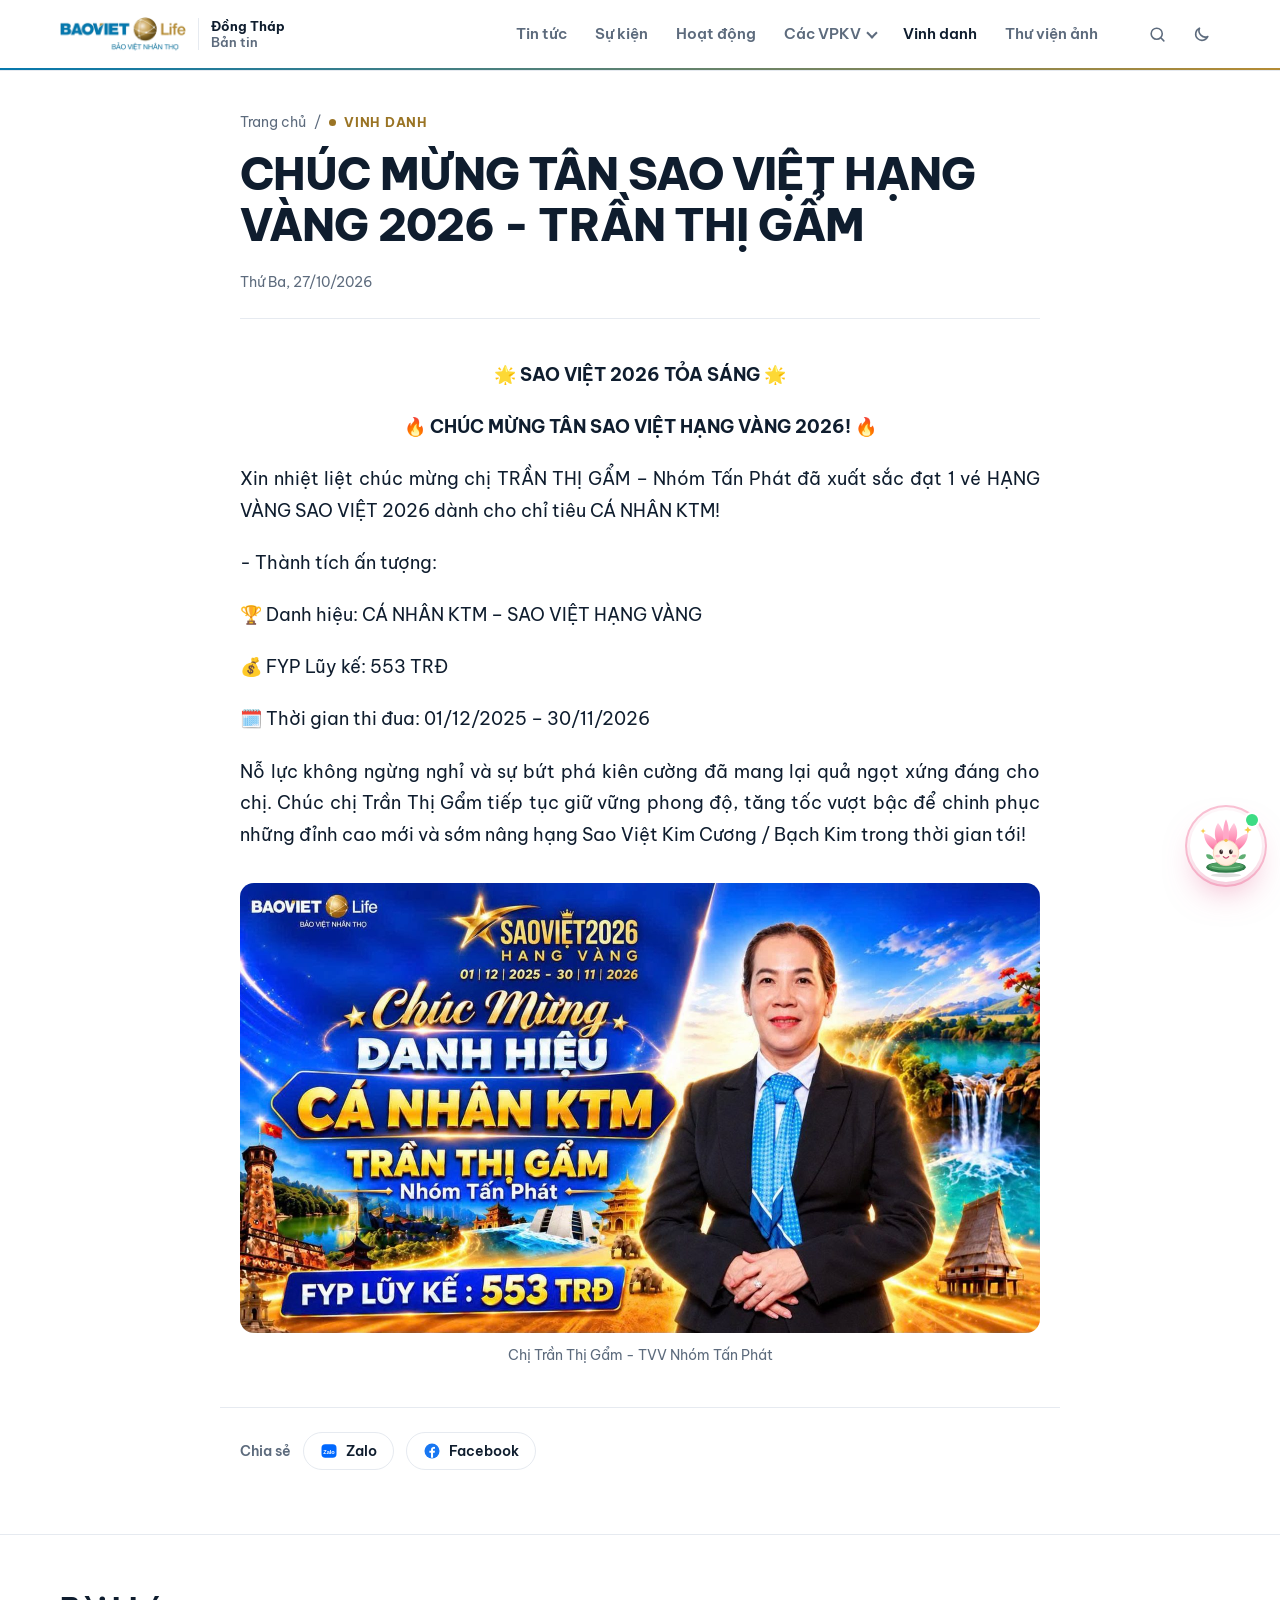
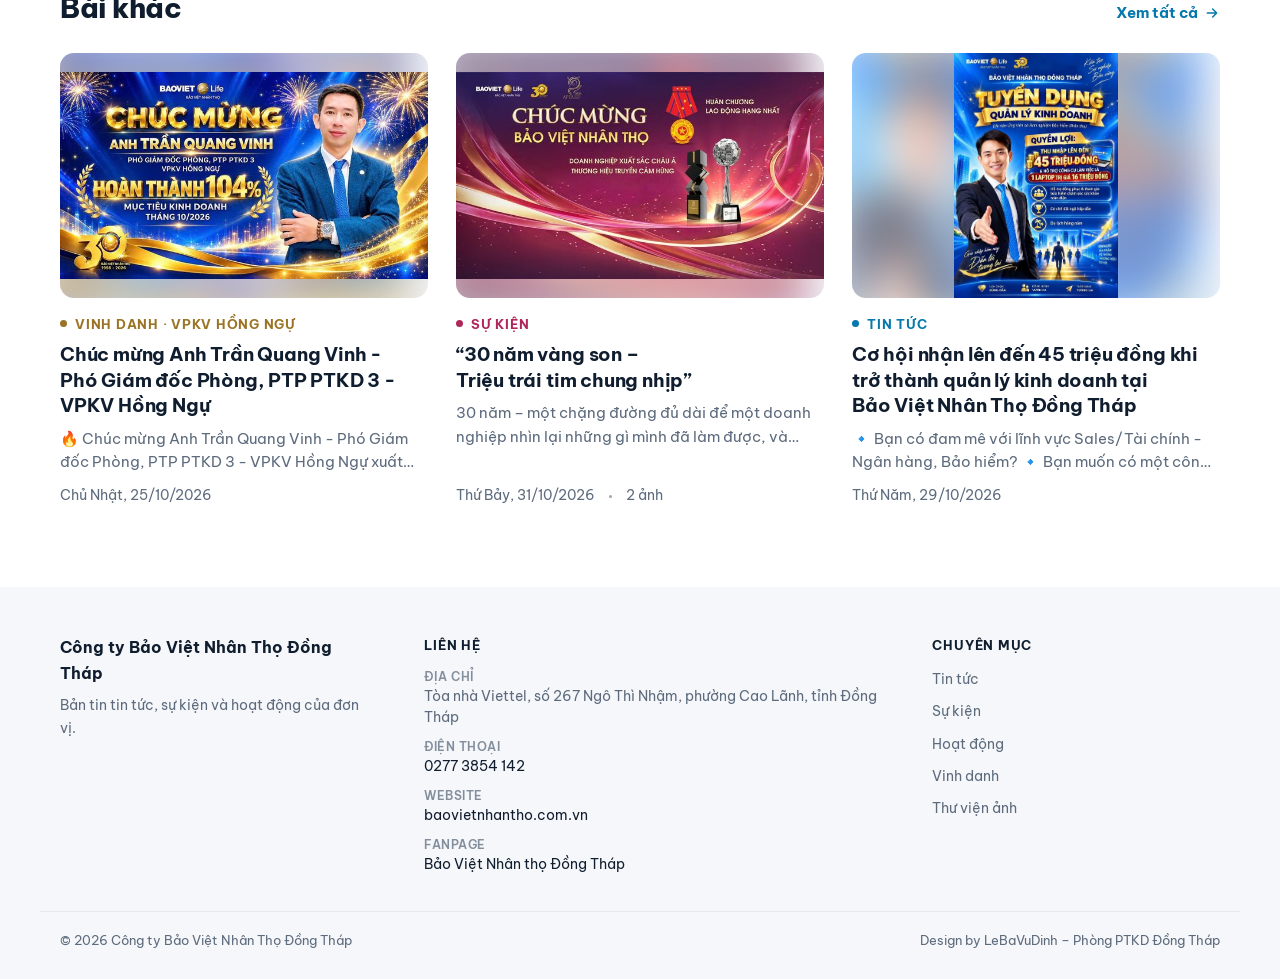
<file: 20261027-chuc-mung-tan-sao-viet-hang-vang-2026-tran-thi-gam.html>
<!doctype html>
<html lang="vi">
<head>
<meta charset="utf-8">
<meta name="viewport" content="width=device-width, initial-scale=1, viewport-fit=cover">
<title>CHÚC MỪNG TÂN SAO VIỆT HẠNG VÀNG 2026 - TRẦN THỊ GẨM – Bản tin BVNT Đồng Tháp</title>
<meta name="description" content="SAO VIỆT 2026 TỎA SÁNG CHÚC MỪNG TÂN SAO VIỆT HẠNG VÀNG 2026! Xin nhiệt liệt chúc mừng chị TRẦN THỊ GẨM – Nhóm Tấn Phát đã xuất sắc đạt 1 vé HẠNG VÀNG SAO…">
<meta property="og:title" content="CHÚC MỪNG TÂN SAO VIỆT HẠNG VÀNG 2026 - TRẦN THỊ GẨM">
<meta property="og:description" content="SAO VIỆT 2026 TỎA SÁNG CHÚC MỪNG TÂN SAO VIỆT HẠNG VÀNG 2026! Xin nhiệt liệt chúc mừng chị TRẦN THỊ GẨM – Nhóm Tấn Phát đã xuất sắc đạt 1 vé HẠNG VÀNG SAO…">
<meta property="og:type" content="article">
<!--seo-->
<link rel="canonical" href="https://bvntdongthap.github.io/20261027-chuc-mung-tan-sao-viet-hang-vang-2026-tran-thi-gam.html">
<meta property="og:url" content="https://bvntdongthap.github.io/20261027-chuc-mung-tan-sao-viet-hang-vang-2026-tran-thi-gam.html">
<meta property="og:image" content="https://bvntdongthap.github.io/anh/20261027-chuc-mung-tan-sao-viet-hang-vang-2026-tran-thi-gam/01.jpg">
<meta property="og:site_name" content="Bản tin BVNT Đồng Tháp">
<meta property="og:locale" content="vi_VN">
<meta name="twitter:card" content="summary_large_image">
<meta property="article:published_time" content="2026-10-27T08:00:00+07:00">
<meta property="article:section" content="Vinh danh">
<script type="application/ld+json">{"@context":"https://schema.org","@type":"NewsArticle","headline":"CHÚC MỪNG TÂN SAO VIỆT HẠNG VÀNG 2026 - TRẦN THỊ GẨM","description":"SAO VIỆT 2026 TỎA SÁNG CHÚC MỪNG TÂN SAO VIỆT HẠNG VÀNG 2026! Xin nhiệt liệt chúc mừng chị TRẦN THỊ GẨM – Nhóm Tấn Phát đã xuất sắc đạt 1 vé HẠNG VÀNG SAO…","image":["https://bvntdongthap.github.io/anh/20261027-chuc-mung-tan-sao-viet-hang-vang-2026-tran-thi-gam/01.jpg"],"datePublished":"2026-10-27T08:00:00+07:00","dateModified":"2026-10-27T08:00:00+07:00","inLanguage":"vi","author":{"@type":"Organization","name":"Bảo Việt Nhân Thọ Đồng Tháp","url":"https://bvntdongthap.github.io/"},"publisher":{"@type":"Organization","name":"Bảo Việt Nhân Thọ Đồng Tháp","logo":{"@type":"ImageObject","url":"https://bvntdongthap.github.io/anh/logo.png"}},"mainEntityOfPage":{"@type":"WebPage","@id":"https://bvntdongthap.github.io/20261027-chuc-mung-tan-sao-viet-hang-vang-2026-tran-thi-gam.html"}}</script>
<!--/seo-->
<link rel="icon" type="image/png" href="anh/bieu-tuong.png">
<link rel="preconnect" href="https://fonts.googleapis.com">
<link rel="preconnect" href="https://fonts.gstatic.com" crossorigin>
<link rel="stylesheet" href="https://fonts.googleapis.com/css2?family=Be+Vietnam+Pro:wght@400;500;600;700;800&display=swap">
<link rel="stylesheet" href="giao-dien.css?v=4304438b">
</head>
<body>
<header class="top">
  <div class="wrap">
    <a class="brand" href="index.html" aria-label="Bản tin Bảo Việt Nhân Thọ Đồng Tháp, trang chủ"><img src="anh/logo.png" alt="Bảo Việt Nhân Thọ" width="126" height="34"><span><b>Đồng Tháp</b>Bản tin</span></a>
    <nav class="nav" id="nav" aria-label="Chuyên mục"><a href="index.html?muc=news#moi-nhat">Tin tức</a><a href="index.html?muc=event#moi-nhat">Sự kiện</a><a href="index.html?muc=activity#moi-nhat">Hoạt động</a><details class="nav-dd" id="nav-dv"><summary>Các VPKV</summary><div class="dd"><a href="index.html?dv=cao-lanh-lap-vo#moi-nhat">Ban Cao Lãnh + Lấp Vò</a><a href="index.html?dv=sa-dec#moi-nhat">VPKV Sa Đéc</a><a href="index.html?dv=hong-ngu#moi-nhat">VPKV Hồng Ngự</a><a href="index.html?dv=thap-muoi#moi-nhat">VPKV Tháp Mười</a><a href="index.html?dv=thanh-binh#moi-nhat">VPKV Thanh Bình</a><a href="index.html?dv=tan-hong#moi-nhat">VPKV Tân Hồng</a><a class="dd-more" href="index.html#van-phong">Địa chỉ các văn phòng</a></div></details><a href="index.html?muc=honor#moi-nhat">Vinh danh</a><a href="index.html#khoanh-khac">Thư viện ảnh</a></nav>
    <div class="tools"><button class="ibtn" type="button" id="b-search" aria-label="Tìm kiếm" aria-expanded="false"><svg viewBox="0 0 24 24" fill="none" stroke="currentColor" stroke-width="2" stroke-linecap="round" aria-hidden="true"><circle cx="11" cy="11" r="7"/><path d="m20 20-3.5-3.5"/></svg></button><button class="ibtn" type="button" id="b-theme" aria-label="Đổi giao diện sáng/tối"><svg viewBox="0 0 24 24" fill="none" stroke="currentColor" stroke-width="2" stroke-linecap="round" stroke-linejoin="round" aria-hidden="true"><path d="M20 14.5A8 8 0 0 1 9.5 4a8 8 0 1 0 10.5 10.5Z"/></svg></button></div>
  </div>
  <div class="accent" aria-hidden="true"></div>
  <div class="search" id="search"><div class="wrap"><input id="q" type="search" placeholder="Tìm bài viết…" aria-label="Tìm bài viết" autocomplete="off"></div></div>
</header>

<main id="bai"><article><header class="art"><nav class="crumb" aria-label="Vị trí"><a href="index.html">Trang chủ</a><span aria-hidden="true">/</span><a class="kick k-honor" href="index.html?muc=honor#moi-nhat">Vinh danh</a></nav><h1>CHÚC MỪNG TÂN SAO VIỆT HẠNG VÀNG 2026 - TRẦN THỊ GẨM</h1><p class="meta"><span>Thứ Ba, 27/10/2026</span></p></header><div class="prose"><p class="al-center"><strong>🌟 SAO VIỆT 2026 TỎA SÁNG 🌟</strong></p><p class="al-center"><strong>🔥 CHÚC MỪNG TÂN SAO VIỆT HẠNG VÀNG 2026! 🔥</strong></p><p class="al-justify">Xin nhiệt liệt chúc mừng chị TRẦN THỊ GẨM – Nhóm Tấn Phát đã xuất sắc đạt 1 vé HẠNG VÀNG SAO VIỆT 2026 dành cho chỉ tiêu CÁ NHÂN KTM!</p><p class="al-justify">- Thành tích ấn tượng:</p><p class="al-justify">🏆 Danh hiệu: CÁ NHÂN KTM – SAO VIỆT HẠNG VÀNG</p><p class="al-justify">💰 FYP Lũy kế: 553 TRĐ</p><p class="al-justify">🗓️ Thời gian thi đua: 01/12/2025 – 30/11/2026</p><p class="al-justify">Nỗ lực không ngừng nghỉ và sự bứt phá kiên cường đã mang lại quả ngọt xứng đáng cho chị. Chúc chị Trần Thị Gẩm tiếp tục giữ vững phong độ, tăng tốc vượt bậc để chinh phục những đỉnh cao mới và sớm nâng hạng Sao Việt Kim Cương / Bạch Kim trong thời gian tới!</p><figure class="inl"><button type="button" data-aphoto="0" aria-label="Xem ảnh 1"><img src="anh/20261027-chuc-mung-tan-sao-viet-hang-vang-2026-tran-thi-gam/01.jpg" alt="Chị Trần Thị Gẩm - TVV Nhóm Tấn Phát" loading="lazy"></button><figcaption>Chị Trần Thị Gẩm - TVV Nhóm Tấn Phát</figcaption></figure></div><p class="share"><span class="share-l">Chia sẻ</span><button class="pill" type="button" data-act="zalo"><svg viewBox="0 0 24 24" aria-hidden="true"><rect x="2" y="3" width="20" height="18" rx="5" fill="#0068ff"/><text x="12" y="15.5" text-anchor="middle" font-family="Arial, sans-serif" font-size="7.5" font-weight="700" fill="#fff">Zalo</text></svg><span>Zalo</span></button><a class="pill" href="https://www.facebook.com/sharer/sharer.php?u=https%3A%2F%2Fbvntdongthap.github.io%2F20261027-chuc-mung-tan-sao-viet-hang-vang-2026-tran-thi-gam.html" target="_blank" rel="noopener"><svg viewBox="0 0 24 24" aria-hidden="true"><circle cx="12" cy="12" r="10" fill="#1877f2"/><path d="M13.4 21v-6.6h2.2l.3-2.6h-2.5v-1.6c0-.7.2-1.3 1.3-1.3h1.3V6.6a17 17 0 0 0-2-.1c-2 0-3.3 1.2-3.3 3.4v1.9H8.5v2.6h2.2V21z" fill="#fff"/></svg><span>Facebook</span></a></p></article><section class="sec related" aria-labelledby="h-rel"><div class="wrap"><div class="sec-h"><h2 id="h-rel">Bài khác</h2><a class="more" href="index.html">Xem tất cả <svg viewBox="0 0 24 24" width="16" height="16" fill="none" stroke="currentColor" stroke-width="2.2" stroke-linecap="round" stroke-linejoin="round" aria-hidden="true"><path d="M5 12h14M13 6l6 6-6 6"/></svg></a></div><div class="grid"><a class="card" href="20261025-chuc-mung-anh-tran-quang-vinh-pho-giam-doc-phong-p.html" data-open="20261025-chuc-mung-anh-tran-quang-vinh-pho-giam-doc-phong-p"><span class="ph"><img class="blur" src="anh/20261025-chuc-mung-anh-tran-quang-vinh-pho-giam-doc-phong-p/01-nho.jpg" alt="" aria-hidden="true" loading="lazy"><img class="fg" src="anh/20261025-chuc-mung-anh-tran-quang-vinh-pho-giam-doc-phong-p/01-nho.jpg" alt="Anh Trần Quang Vinh - Giám đốc PKD3" loading="lazy"></span><span class="kick k-honor">Vinh danh · VPKV Hồng Ngự</span><h3>Chúc mừng Anh Trần Quang Vinh - Phó Giám đốc Phòng, PTP PTKD 3 - VPKV Hồng Ngự</h3><span class="sn">🔥 Chúc mừng Anh Trần Quang Vinh - Phó Giám đốc Phòng, PTP PTKD 3 - VPKV Hồng Ngự xuất sắc hoàn thành mục tiêu kinh doanh tháng 10/2026. Chúc Anh Trần Quang Vinh tiếp tục tăng tốc mạnh mẽ trong thời…</span><span class="meta"><span>Chủ Nhật, 25/10/2026</span></span></a><a class="card" href="20261031-30-nam-vang-son-trieu-trai-tim-chung-nhip.html" data-open="20261031-30-nam-vang-son-trieu-trai-tim-chung-nhip"><span class="ph"><img class="blur" src="anh/20261031-30-nam-vang-son-trieu-trai-tim-chung-nhip/01-nho.jpg" alt="" aria-hidden="true" loading="lazy"><img class="fg" src="anh/20261031-30-nam-vang-son-trieu-trai-tim-chung-nhip/01-nho.jpg" alt="“30 năm vàng son – Triệu trái tim chung nhịp”" loading="lazy"></span><span class="kick k-event">Sự kiện · Còn 2 ngày</span><h3>“30 năm vàng son – Triệu trái tim chung nhịp”</h3><span class="sn">30 năm – một chặng đường đủ dài để một doanh nghiệp nhìn lại những gì mình đã làm được, và cũng đủ để chúng tôi hiểu rằng: thành tựu lớn nhất của Bảo Việt Nhân thọ không chỉ nằm ở những con số, mà…</span><span class="meta"><span>Thứ Bảy, 31/10/2026</span><span>2 ảnh</span></span></a><a class="card" href="20261029-co-hoi-nhan-len-den-45-trieu-dong-khi-tro-thanh-qu.html" data-open="20261029-co-hoi-nhan-len-den-45-trieu-dong-khi-tro-thanh-qu"><span class="ph"><img class="blur" src="anh/20261029-co-hoi-nhan-len-den-45-trieu-dong-khi-tro-thanh-qu/01-nho.jpg" alt="" aria-hidden="true" loading="lazy"><img class="fg" src="anh/20261029-co-hoi-nhan-len-den-45-trieu-dong-khi-tro-thanh-qu/01-nho.jpg" alt="Cơ hội nhận lên đến 45 triệu đồng khi trở thành quản lý kinh doanh tại Bảo Việt Nhân Thọ Đồng Tháp" loading="lazy"></span><span class="kick k-news">Tin tức</span><h3>Cơ hội nhận lên đến 45 triệu đồng khi trở thành quản lý kinh doanh tại Bảo Việt Nhân Thọ Đồng Tháp</h3><span class="sn">🔹 Bạn có đam mê với lĩnh vực Sales/Tài chính - Ngân hàng, Bảo hiểm? 🔹 Bạn muốn có một công việc với chế độ ổn định? 🔹 Bạn muốn nâng cao thu nhập nhưng chưa có kinh nghiệm thực chiến? Vị trí Quản…</span><span class="meta"><span>Thứ Năm, 29/10/2026</span></span></a></div></div></section></main>

<footer class="foot">
  <div class="wrap foot-grid">
    <div class="foot-brand"><strong>Công ty Bảo Việt Nhân Thọ Đồng Tháp</strong><p>Bản tin tin tức, sự kiện và hoạt động của đơn vị.</p></div>
    <div><h2>Liên hệ</h2><ul class="foot-list"><li><span>Địa chỉ</span>Tòa nhà Viettel, số 267 Ngô Thì Nhậm, phường Cao Lãnh, tỉnh Đồng Tháp</li><li><span>Điện thoại</span><a href="tel:02773854142">0277 3854 142</a></li><li><span>Website</span><a href="https://baovietnhantho.com.vn" target="_blank" rel="noopener">baovietnhantho.com.vn</a></li><li><span>Fanpage</span><a href="https://www.facebook.com/profile.php?id=61576622672653" target="_blank" rel="noopener">Bảo Việt Nhân thọ Đồng Tháp</a></li></ul></div>
    <div><h2>Chuyên mục</h2><nav class="foot-nav" aria-label="Liên kết cuối trang"><a href="index.html?muc=news#moi-nhat">Tin tức</a><a href="index.html?muc=event#moi-nhat">Sự kiện</a><a href="index.html?muc=activity#moi-nhat">Hoạt động</a><a href="index.html?muc=honor#moi-nhat">Vinh danh</a><a href="index.html#khoanh-khac">Thư viện ảnh</a></nav></div>
  </div>
  <div class="wrap foot-bar"><span>© 2026 Công ty Bảo Việt Nhân Thọ Đồng Tháp</span><span>Design by LeBaVuDinh – Phòng PTKD Đồng Tháp</span></div>
</footer>

<dialog id="lightbox" aria-label="Xem ảnh">
  <div class="lb">
    <button class="x" type="button" data-close aria-label="Đóng">×</button>
    <img id="lb-img" alt="">
    <div class="cap" id="lb-cap"></div>
    <button class="lb-nav lb-prev" type="button" id="lb-prev" aria-label="Ảnh trước">‹</button>
    <button class="lb-nav lb-next" type="button" id="lb-next" aria-label="Ảnh sau">›</button>
  </div>
</dialog>

<script>window.BAI_ID = "20261027-chuc-mung-tan-sao-viet-hang-vang-2026-tran-thi-gam";</script>
<script src="du-lieu/bai-viet.js?v=de11cd01"></script>
<script src="chung.js?v=fed953e4"></script>
<script src="chatbot.js?v=b89bea34"></script>
<script>
(function () {
  var posts = loadPosts().sort(byDateDesc), byId = {};
  posts.forEach(function (p) { byId[p.id] = p; });
  // Trang tĩnh của bài gán window.BAI_ID; link cũ dạng bai.html?id=… thì chuyển sang trang tĩnh.
  var id = window.BAI_ID || new URLSearchParams(location.search).get('id') || '';
  var p = byId[id];
  if (!window.BAI_ID && p) { location.replace(postHref(id)); return; }
  themeInit(); navDdInit();
  var box = $('#search'), q = $('#q');
  $('#b-search').addEventListener('click', function () { var on = box.classList.toggle('on'); this.setAttribute('aria-expanded', on); if (on) q.focus(); });
  q.addEventListener('keydown', function (e) { if (e.key === 'Enter' && q.value.trim()) location.href = 'index.html?q=' + encodeURIComponent(q.value.trim()) + '#moi-nhat'; });
  if (!p) { $('#bai').innerHTML = '<header class="art"><h1>Không tìm thấy bài viết</h1><p class="lead">Bài có thể đã được gỡ. <a href="index.html">Về trang chủ</a></p></header>'; return; }
  document.querySelectorAll('#nav a').forEach(function (a) { var h = a.getAttribute('href'); if (h.indexOf('muc=' + p.kind + '#') > 0 || (p.unit && h.indexOf('dv=' + p.unit + '#') > 0)) a.setAttribute('aria-current', 'page'); else a.removeAttribute('aria-current'); });
  $('#nav-dv').classList.toggle('cur', !!p.unit);
  $('#bai').innerHTML = postHTML(p, posts);
  var photos = p.photos.map(function (ph) { return { id: ph.id, caption: ph.caption, post: p }; });
  document.addEventListener('click', function (e) {
    var b = e.target.closest('[data-aphoto]'); if (b) return openLB(photos, +b.dataset.aphoto, p.id);
    var z = e.target.closest('[data-act="zalo"]'); if (z) shareZalo(z);
  });
  initLightbox(); toTopInit();
  Peek.init(function (x) { return byId[x]; });
  fitAll();
})();
</script>
</body>
</html>
</file>
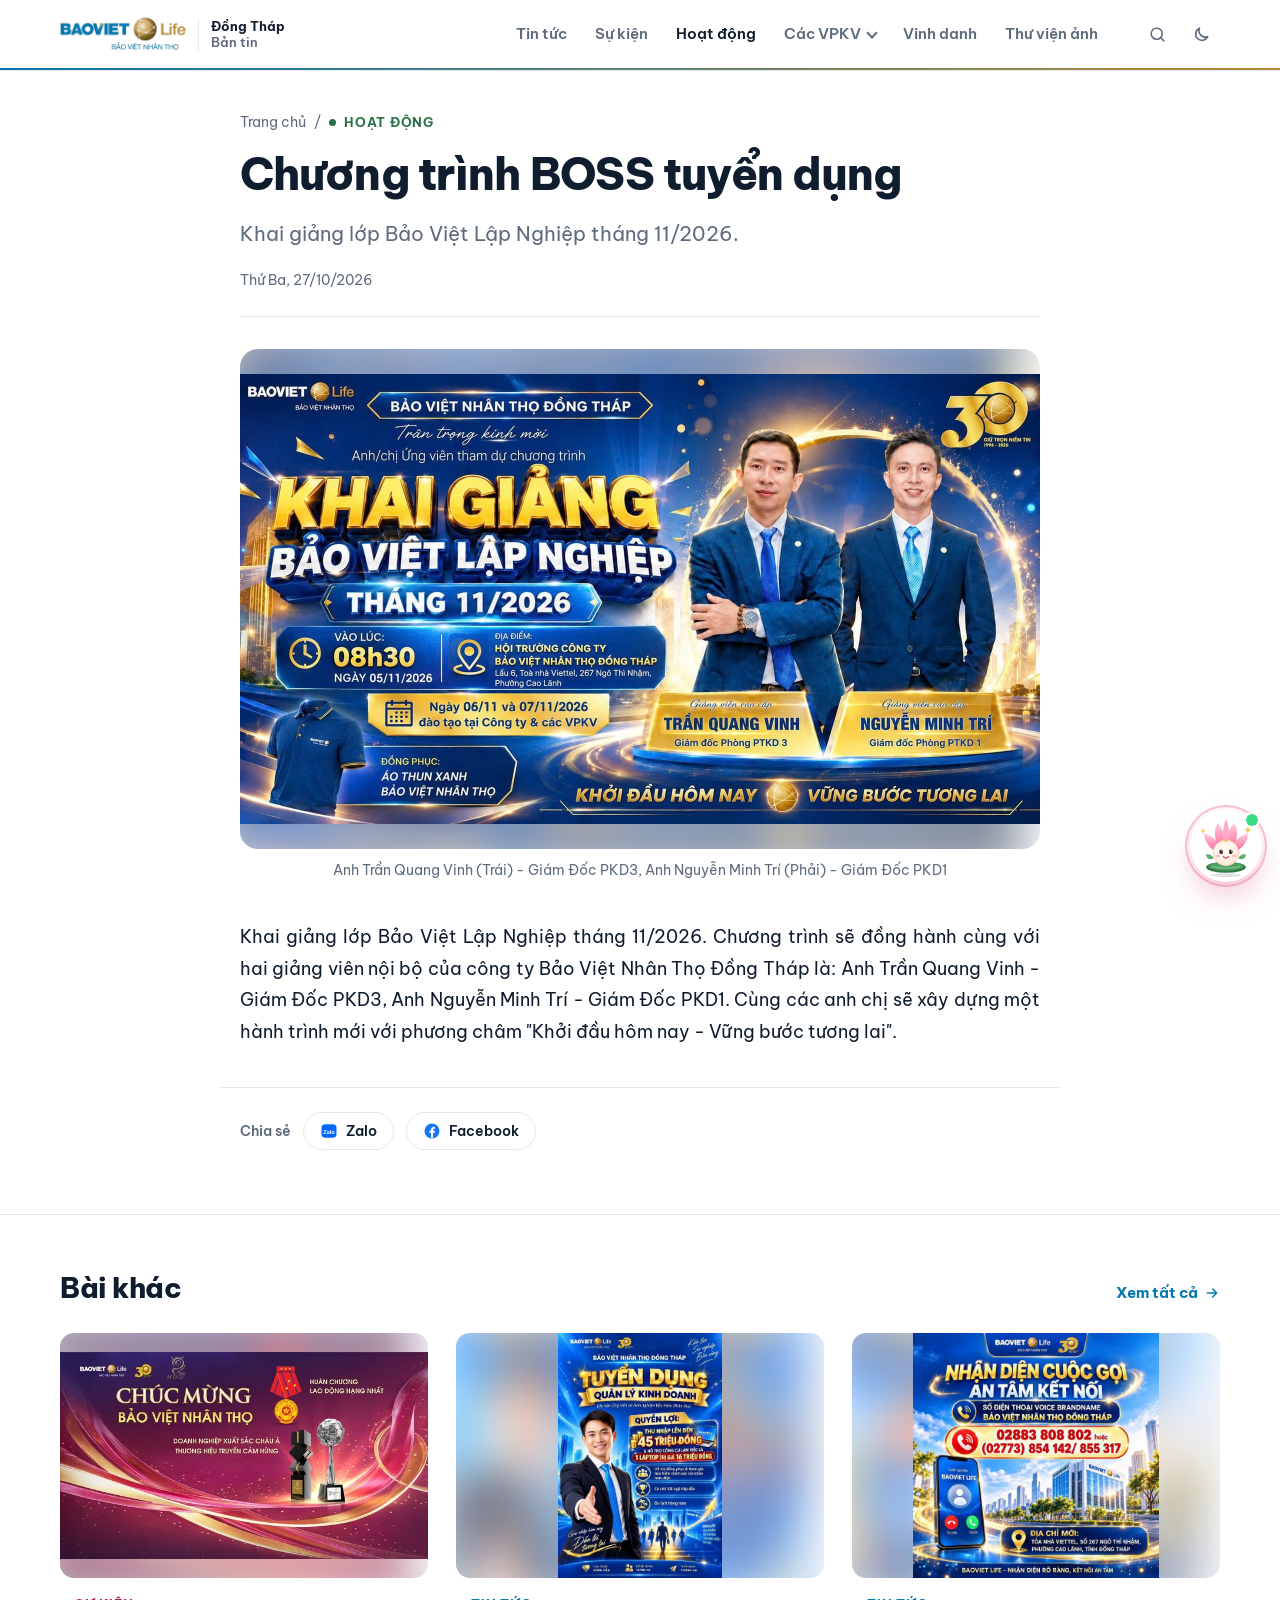
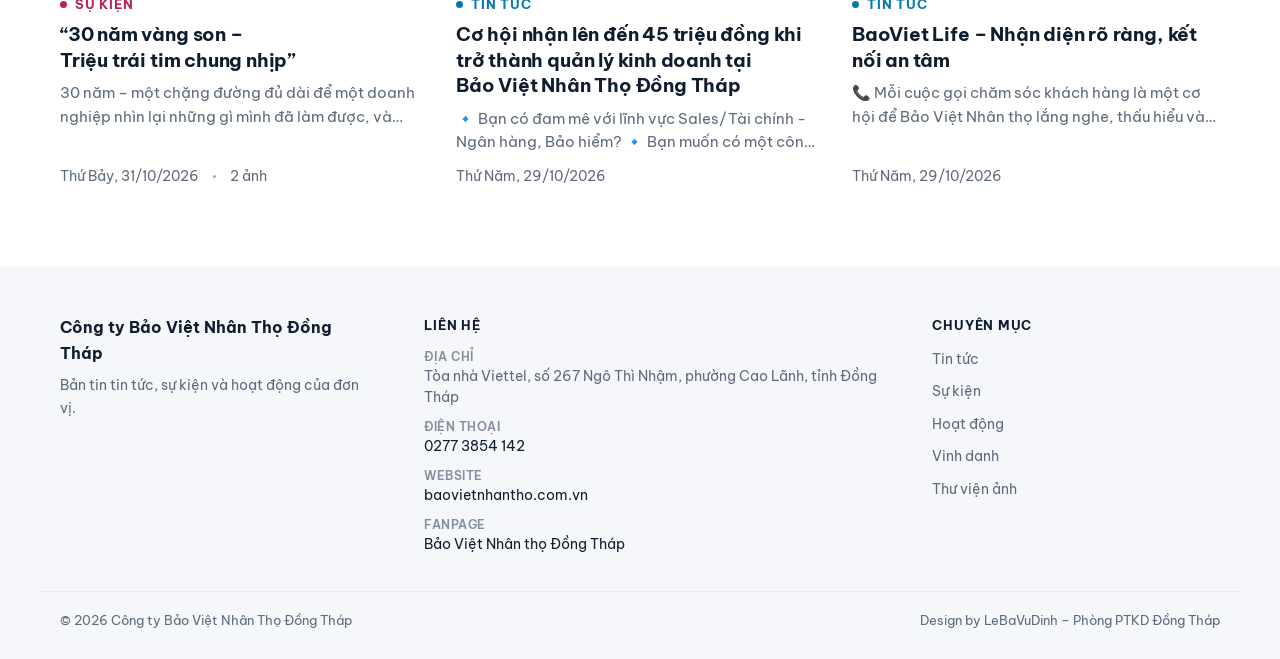
<file: 20261027-chuong-trinh-boss-tuyen-dung.html>
<!doctype html>
<html lang="vi">
<head>
<meta charset="utf-8">
<meta name="viewport" content="width=device-width, initial-scale=1, viewport-fit=cover">
<title>Chương trình BOSS tuyển dụng – Bản tin BVNT Đồng Tháp</title>
<meta name="description" content="Khai giảng lớp Bảo Việt Lập Nghiệp tháng 11/2026.">
<meta property="og:title" content="Chương trình BOSS tuyển dụng">
<meta property="og:description" content="Khai giảng lớp Bảo Việt Lập Nghiệp tháng 11/2026.">
<meta property="og:type" content="article">
<!--seo-->
<link rel="canonical" href="https://bvntdongthap.github.io/20261027-chuong-trinh-boss-tuyen-dung.html">
<meta property="og:url" content="https://bvntdongthap.github.io/20261027-chuong-trinh-boss-tuyen-dung.html">
<meta property="og:image" content="https://bvntdongthap.github.io/anh/20261027-chuong-trinh-boss-tuyen-dung/01.jpg">
<meta property="og:site_name" content="Bản tin BVNT Đồng Tháp">
<meta property="og:locale" content="vi_VN">
<meta name="twitter:card" content="summary_large_image">
<meta property="article:published_time" content="2026-10-27T08:00:00+07:00">
<meta property="article:section" content="Hoạt động">
<script type="application/ld+json">{"@context":"https://schema.org","@type":"NewsArticle","headline":"Chương trình BOSS tuyển dụng","description":"Khai giảng lớp Bảo Việt Lập Nghiệp tháng 11/2026.","image":["https://bvntdongthap.github.io/anh/20261027-chuong-trinh-boss-tuyen-dung/01.jpg"],"datePublished":"2026-10-27T08:00:00+07:00","dateModified":"2026-10-27T08:00:00+07:00","inLanguage":"vi","author":{"@type":"Organization","name":"Bảo Việt Nhân Thọ Đồng Tháp","url":"https://bvntdongthap.github.io/"},"publisher":{"@type":"Organization","name":"Bảo Việt Nhân Thọ Đồng Tháp","logo":{"@type":"ImageObject","url":"https://bvntdongthap.github.io/anh/logo.png"}},"mainEntityOfPage":{"@type":"WebPage","@id":"https://bvntdongthap.github.io/20261027-chuong-trinh-boss-tuyen-dung.html"}}</script>
<!--/seo-->
<link rel="icon" type="image/png" href="anh/bieu-tuong.png">
<link rel="preconnect" href="https://fonts.googleapis.com">
<link rel="preconnect" href="https://fonts.gstatic.com" crossorigin>
<link rel="stylesheet" href="https://fonts.googleapis.com/css2?family=Be+Vietnam+Pro:wght@400;500;600;700;800&display=swap">
<link rel="stylesheet" href="giao-dien.css?v=4304438b">
</head>
<body>
<header class="top">
  <div class="wrap">
    <a class="brand" href="index.html" aria-label="Bản tin Bảo Việt Nhân Thọ Đồng Tháp, trang chủ"><img src="anh/logo.png" alt="Bảo Việt Nhân Thọ" width="126" height="34"><span><b>Đồng Tháp</b>Bản tin</span></a>
    <nav class="nav" id="nav" aria-label="Chuyên mục"><a href="index.html?muc=news#moi-nhat">Tin tức</a><a href="index.html?muc=event#moi-nhat">Sự kiện</a><a href="index.html?muc=activity#moi-nhat">Hoạt động</a><details class="nav-dd" id="nav-dv"><summary>Các VPKV</summary><div class="dd"><a href="index.html?dv=cao-lanh-lap-vo#moi-nhat">Ban Cao Lãnh + Lấp Vò</a><a href="index.html?dv=sa-dec#moi-nhat">VPKV Sa Đéc</a><a href="index.html?dv=hong-ngu#moi-nhat">VPKV Hồng Ngự</a><a href="index.html?dv=thap-muoi#moi-nhat">VPKV Tháp Mười</a><a href="index.html?dv=thanh-binh#moi-nhat">VPKV Thanh Bình</a><a href="index.html?dv=tan-hong#moi-nhat">VPKV Tân Hồng</a><a class="dd-more" href="index.html#van-phong">Địa chỉ các văn phòng</a></div></details><a href="index.html?muc=honor#moi-nhat">Vinh danh</a><a href="index.html#khoanh-khac">Thư viện ảnh</a></nav>
    <div class="tools"><button class="ibtn" type="button" id="b-search" aria-label="Tìm kiếm" aria-expanded="false"><svg viewBox="0 0 24 24" fill="none" stroke="currentColor" stroke-width="2" stroke-linecap="round" aria-hidden="true"><circle cx="11" cy="11" r="7"/><path d="m20 20-3.5-3.5"/></svg></button><button class="ibtn" type="button" id="b-theme" aria-label="Đổi giao diện sáng/tối"><svg viewBox="0 0 24 24" fill="none" stroke="currentColor" stroke-width="2" stroke-linecap="round" stroke-linejoin="round" aria-hidden="true"><path d="M20 14.5A8 8 0 0 1 9.5 4a8 8 0 1 0 10.5 10.5Z"/></svg></button></div>
  </div>
  <div class="accent" aria-hidden="true"></div>
  <div class="search" id="search"><div class="wrap"><input id="q" type="search" placeholder="Tìm bài viết…" aria-label="Tìm bài viết" autocomplete="off"></div></div>
</header>

<main id="bai"><article><header class="art"><nav class="crumb" aria-label="Vị trí"><a href="index.html">Trang chủ</a><span aria-hidden="true">/</span><a class="kick k-activity" href="index.html?muc=activity#moi-nhat">Hoạt động</a></nav><h1>Chương trình BOSS tuyển dụng</h1><p class="lead">Khai giảng lớp Bảo Việt Lập Nghiệp tháng 11/2026.</p><p class="meta"><span>Thứ Ba, 27/10/2026</span></p></header><figure class="cover"><button type="button" data-aphoto="0" aria-label="Xem ảnh lớn"><span class="ph"><img class="blur" src="anh/20261027-chuong-trinh-boss-tuyen-dung/01.jpg" alt="" aria-hidden="true"><img class="fg" src="anh/20261027-chuong-trinh-boss-tuyen-dung/01.jpg" alt="Anh Trần Quang Vinh (Trái) - Giám Đốc PKD3, Anh Nguyễn Minh Trí (Phải) - Giám Đốc PKD1"></span></button><figcaption>Anh Trần Quang Vinh (Trái) - Giám Đốc PKD3, Anh Nguyễn Minh Trí (Phải) - Giám Đốc PKD1</figcaption></figure><div class="prose"><p class="al-justify">Khai giảng lớp Bảo Việt Lập Nghiệp tháng 11/2026. Chương trình sẽ đồng hành cùng với hai giảng viên nội bộ của công ty Bảo Việt Nhân Thọ Đồng Tháp là: Anh Trần Quang Vinh - Giám Đốc PKD3, Anh Nguyễn Minh Trí - Giám Đốc PKD1. Cùng các anh chị sẽ xây dựng một hành trình mới với phương châm &quot;Khởi đầu hôm nay - Vững bước tương lai&quot;.</p></div><p class="share"><span class="share-l">Chia sẻ</span><button class="pill" type="button" data-act="zalo"><svg viewBox="0 0 24 24" aria-hidden="true"><rect x="2" y="3" width="20" height="18" rx="5" fill="#0068ff"/><text x="12" y="15.5" text-anchor="middle" font-family="Arial, sans-serif" font-size="7.5" font-weight="700" fill="#fff">Zalo</text></svg><span>Zalo</span></button><a class="pill" href="https://www.facebook.com/sharer/sharer.php?u=https%3A%2F%2Fbvntdongthap.github.io%2F20261027-chuong-trinh-boss-tuyen-dung.html" target="_blank" rel="noopener"><svg viewBox="0 0 24 24" aria-hidden="true"><circle cx="12" cy="12" r="10" fill="#1877f2"/><path d="M13.4 21v-6.6h2.2l.3-2.6h-2.5v-1.6c0-.7.2-1.3 1.3-1.3h1.3V6.6a17 17 0 0 0-2-.1c-2 0-3.3 1.2-3.3 3.4v1.9H8.5v2.6h2.2V21z" fill="#fff"/></svg><span>Facebook</span></a></p></article><section class="sec related" aria-labelledby="h-rel"><div class="wrap"><div class="sec-h"><h2 id="h-rel">Bài khác</h2><a class="more" href="index.html">Xem tất cả <svg viewBox="0 0 24 24" width="16" height="16" fill="none" stroke="currentColor" stroke-width="2.2" stroke-linecap="round" stroke-linejoin="round" aria-hidden="true"><path d="M5 12h14M13 6l6 6-6 6"/></svg></a></div><div class="grid"><a class="card" href="20261031-30-nam-vang-son-trieu-trai-tim-chung-nhip.html" data-open="20261031-30-nam-vang-son-trieu-trai-tim-chung-nhip"><span class="ph"><img class="blur" src="anh/20261031-30-nam-vang-son-trieu-trai-tim-chung-nhip/01-nho.jpg" alt="" aria-hidden="true" loading="lazy"><img class="fg" src="anh/20261031-30-nam-vang-son-trieu-trai-tim-chung-nhip/01-nho.jpg" alt="“30 năm vàng son – Triệu trái tim chung nhịp”" loading="lazy"></span><span class="kick k-event">Sự kiện · Còn 2 ngày</span><h3>“30 năm vàng son – Triệu trái tim chung nhịp”</h3><span class="sn">30 năm – một chặng đường đủ dài để một doanh nghiệp nhìn lại những gì mình đã làm được, và cũng đủ để chúng tôi hiểu rằng: thành tựu lớn nhất của Bảo Việt Nhân thọ không chỉ nằm ở những con số, mà…</span><span class="meta"><span>Thứ Bảy, 31/10/2026</span><span>2 ảnh</span></span></a><a class="card" href="20261029-co-hoi-nhan-len-den-45-trieu-dong-khi-tro-thanh-qu.html" data-open="20261029-co-hoi-nhan-len-den-45-trieu-dong-khi-tro-thanh-qu"><span class="ph"><img class="blur" src="anh/20261029-co-hoi-nhan-len-den-45-trieu-dong-khi-tro-thanh-qu/01-nho.jpg" alt="" aria-hidden="true" loading="lazy"><img class="fg" src="anh/20261029-co-hoi-nhan-len-den-45-trieu-dong-khi-tro-thanh-qu/01-nho.jpg" alt="Cơ hội nhận lên đến 45 triệu đồng khi trở thành quản lý kinh doanh tại Bảo Việt Nhân Thọ Đồng Tháp" loading="lazy"></span><span class="kick k-news">Tin tức</span><h3>Cơ hội nhận lên đến 45 triệu đồng khi trở thành quản lý kinh doanh tại Bảo Việt Nhân Thọ Đồng Tháp</h3><span class="sn">🔹 Bạn có đam mê với lĩnh vực Sales/Tài chính - Ngân hàng, Bảo hiểm? 🔹 Bạn muốn có một công việc với chế độ ổn định? 🔹 Bạn muốn nâng cao thu nhập nhưng chưa có kinh nghiệm thực chiến? Vị trí Quản…</span><span class="meta"><span>Thứ Năm, 29/10/2026</span></span></a><a class="card" href="20261029-baoviet-life-nhan-dien-ro-rang-ket-noi-an-tam.html" data-open="20261029-baoviet-life-nhan-dien-ro-rang-ket-noi-an-tam"><span class="ph"><img class="blur" src="anh/20261029-baoviet-life-nhan-dien-ro-rang-ket-noi-an-tam/01-nho.jpg" alt="" aria-hidden="true" loading="lazy"><img class="fg" src="anh/20261029-baoviet-life-nhan-dien-ro-rang-ket-noi-an-tam/01-nho.jpg" alt="Số Hotline Công Ty Bảo Việt Đồng Tháp" loading="lazy"></span><span class="kick k-news">Tin tức</span><h3>BaoViet Life – Nhận diện rõ ràng, kết nối an tâm</h3><span class="sn">📞 Mỗi cuộc gọi chăm sóc khách hàng là một cơ hội để Bảo Việt Nhân thọ lắng nghe, thấu hiểu và đồng hành cùng Quý khách. Nhằm mang đến trải nghiệm dịch vụ thuận tiện, an toàn và đáng tin cậy hơn, Bảo…</span><span class="meta"><span>Thứ Năm, 29/10/2026</span></span></a></div></div></section></main>

<footer class="foot">
  <div class="wrap foot-grid">
    <div class="foot-brand"><strong>Công ty Bảo Việt Nhân Thọ Đồng Tháp</strong><p>Bản tin tin tức, sự kiện và hoạt động của đơn vị.</p></div>
    <div><h2>Liên hệ</h2><ul class="foot-list"><li><span>Địa chỉ</span>Tòa nhà Viettel, số 267 Ngô Thì Nhậm, phường Cao Lãnh, tỉnh Đồng Tháp</li><li><span>Điện thoại</span><a href="tel:02773854142">0277 3854 142</a></li><li><span>Website</span><a href="https://baovietnhantho.com.vn" target="_blank" rel="noopener">baovietnhantho.com.vn</a></li><li><span>Fanpage</span><a href="https://www.facebook.com/profile.php?id=61576622672653" target="_blank" rel="noopener">Bảo Việt Nhân thọ Đồng Tháp</a></li></ul></div>
    <div><h2>Chuyên mục</h2><nav class="foot-nav" aria-label="Liên kết cuối trang"><a href="index.html?muc=news#moi-nhat">Tin tức</a><a href="index.html?muc=event#moi-nhat">Sự kiện</a><a href="index.html?muc=activity#moi-nhat">Hoạt động</a><a href="index.html?muc=honor#moi-nhat">Vinh danh</a><a href="index.html#khoanh-khac">Thư viện ảnh</a></nav></div>
  </div>
  <div class="wrap foot-bar"><span>© 2026 Công ty Bảo Việt Nhân Thọ Đồng Tháp</span><span>Design by LeBaVuDinh – Phòng PTKD Đồng Tháp</span></div>
</footer>

<dialog id="lightbox" aria-label="Xem ảnh">
  <div class="lb">
    <button class="x" type="button" data-close aria-label="Đóng">×</button>
    <img id="lb-img" alt="">
    <div class="cap" id="lb-cap"></div>
    <button class="lb-nav lb-prev" type="button" id="lb-prev" aria-label="Ảnh trước">‹</button>
    <button class="lb-nav lb-next" type="button" id="lb-next" aria-label="Ảnh sau">›</button>
  </div>
</dialog>

<script>window.BAI_ID = "20261027-chuong-trinh-boss-tuyen-dung";</script>
<script src="du-lieu/bai-viet.js?v=de11cd01"></script>
<script src="chung.js?v=fed953e4"></script>
<script src="chatbot.js?v=b89bea34"></script>
<script>
(function () {
  var posts = loadPosts().sort(byDateDesc), byId = {};
  posts.forEach(function (p) { byId[p.id] = p; });
  // Trang tĩnh của bài gán window.BAI_ID; link cũ dạng bai.html?id=… thì chuyển sang trang tĩnh.
  var id = window.BAI_ID || new URLSearchParams(location.search).get('id') || '';
  var p = byId[id];
  if (!window.BAI_ID && p) { location.replace(postHref(id)); return; }
  themeInit(); navDdInit();
  var box = $('#search'), q = $('#q');
  $('#b-search').addEventListener('click', function () { var on = box.classList.toggle('on'); this.setAttribute('aria-expanded', on); if (on) q.focus(); });
  q.addEventListener('keydown', function (e) { if (e.key === 'Enter' && q.value.trim()) location.href = 'index.html?q=' + encodeURIComponent(q.value.trim()) + '#moi-nhat'; });
  if (!p) { $('#bai').innerHTML = '<header class="art"><h1>Không tìm thấy bài viết</h1><p class="lead">Bài có thể đã được gỡ. <a href="index.html">Về trang chủ</a></p></header>'; return; }
  document.querySelectorAll('#nav a').forEach(function (a) { var h = a.getAttribute('href'); if (h.indexOf('muc=' + p.kind + '#') > 0 || (p.unit && h.indexOf('dv=' + p.unit + '#') > 0)) a.setAttribute('aria-current', 'page'); else a.removeAttribute('aria-current'); });
  $('#nav-dv').classList.toggle('cur', !!p.unit);
  $('#bai').innerHTML = postHTML(p, posts);
  var photos = p.photos.map(function (ph) { return { id: ph.id, caption: ph.caption, post: p }; });
  document.addEventListener('click', function (e) {
    var b = e.target.closest('[data-aphoto]'); if (b) return openLB(photos, +b.dataset.aphoto, p.id);
    var z = e.target.closest('[data-act="zalo"]'); if (z) shareZalo(z);
  });
  initLightbox(); toTopInit();
  Peek.init(function (x) { return byId[x]; });
  fitAll();
})();
</script>
</body>
</html>
</file>
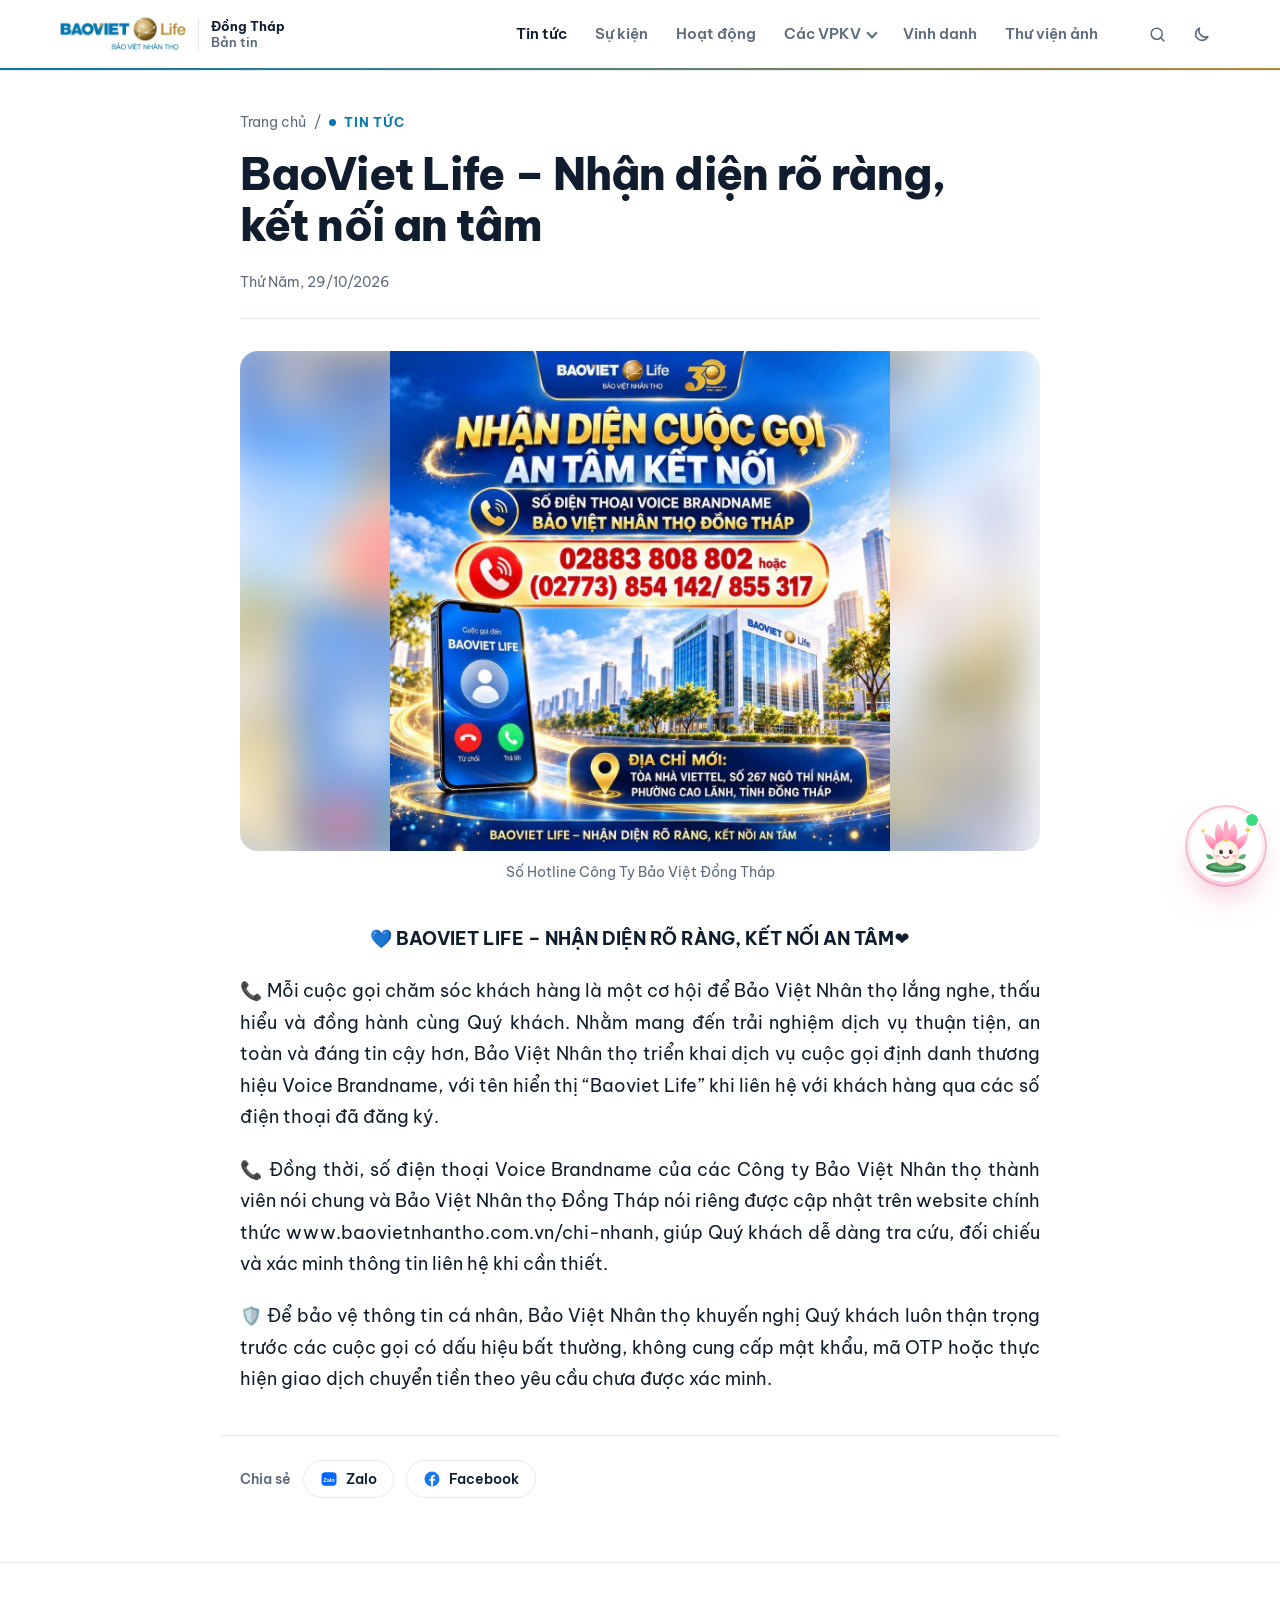
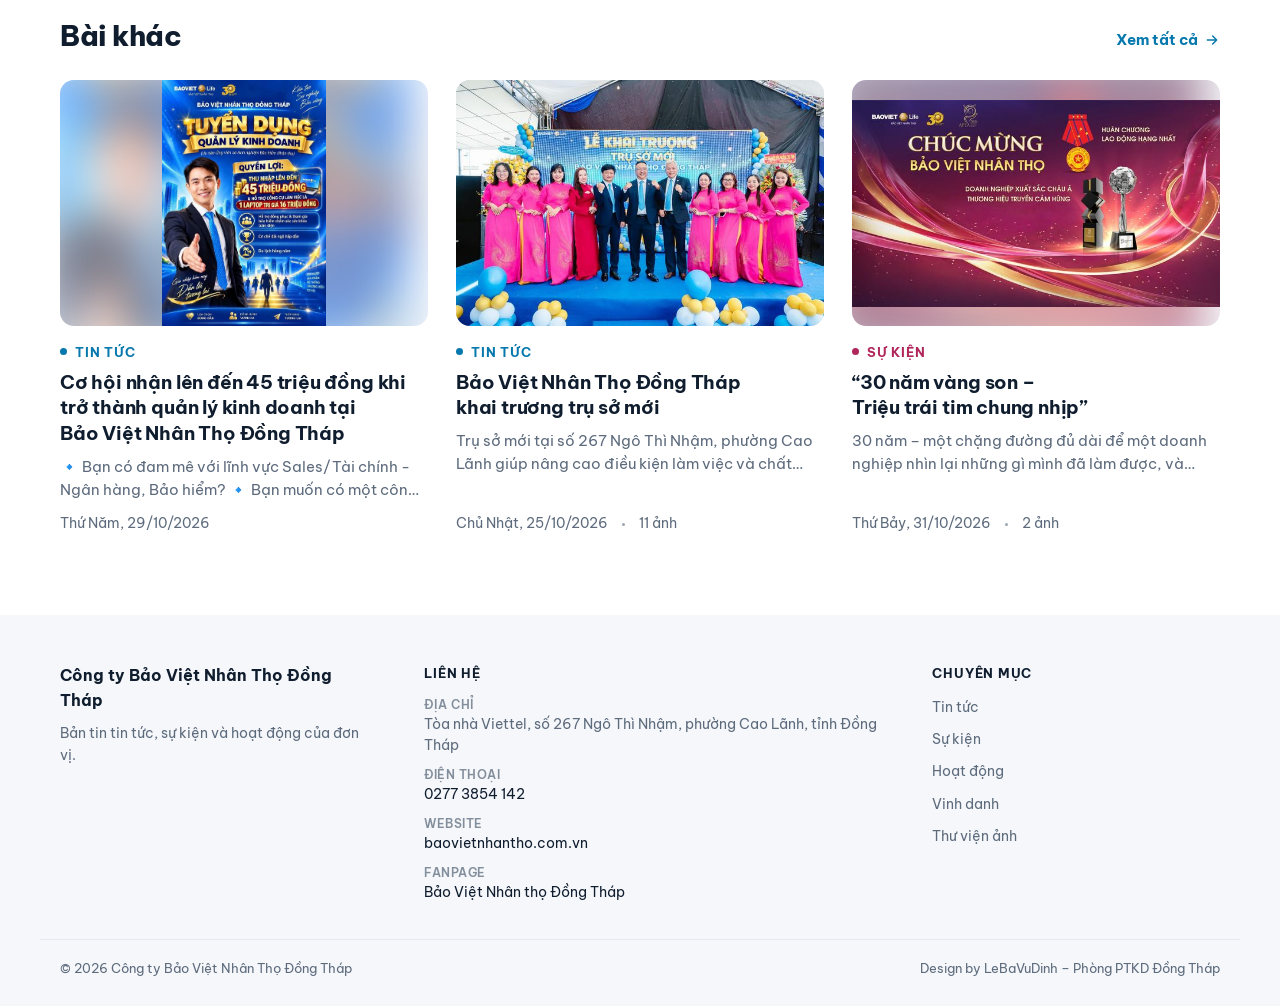
<file: 20261029-baoviet-life-nhan-dien-ro-rang-ket-noi-an-tam.html>
<!doctype html>
<html lang="vi">
<head>
<meta charset="utf-8">
<meta name="viewport" content="width=device-width, initial-scale=1, viewport-fit=cover">
<title>BaoViet Life – Nhận diện rõ ràng, kết nối an tâm – Bản tin BVNT Đồng Tháp</title>
<meta name="description" content="BAOVIET LIFE – NHẬN DIỆN RÕ RÀNG, KẾT NỐI AN TÂM Mỗi cuộc gọi chăm sóc khách hàng là một cơ hội để Bảo Việt Nhân thọ lắng nghe, thấu hiểu và đồng hành cùng…">
<meta property="og:title" content="BaoViet Life – Nhận diện rõ ràng, kết nối an tâm">
<meta property="og:description" content="BAOVIET LIFE – NHẬN DIỆN RÕ RÀNG, KẾT NỐI AN TÂM Mỗi cuộc gọi chăm sóc khách hàng là một cơ hội để Bảo Việt Nhân thọ lắng nghe, thấu hiểu và đồng hành cùng…">
<meta property="og:type" content="article">
<!--seo-->
<link rel="canonical" href="https://bvntdongthap.github.io/20261029-baoviet-life-nhan-dien-ro-rang-ket-noi-an-tam.html">
<meta property="og:url" content="https://bvntdongthap.github.io/20261029-baoviet-life-nhan-dien-ro-rang-ket-noi-an-tam.html">
<meta property="og:image" content="https://bvntdongthap.github.io/anh/20261029-baoviet-life-nhan-dien-ro-rang-ket-noi-an-tam/01.jpg">
<meta property="og:site_name" content="Bản tin BVNT Đồng Tháp">
<meta property="og:locale" content="vi_VN">
<meta name="twitter:card" content="summary_large_image">
<meta property="article:published_time" content="2026-10-29T08:00:00+07:00">
<meta property="article:section" content="Tin tức">
<script type="application/ld+json">{"@context":"https://schema.org","@type":"NewsArticle","headline":"BaoViet Life – Nhận diện rõ ràng, kết nối an tâm","description":"BAOVIET LIFE – NHẬN DIỆN RÕ RÀNG, KẾT NỐI AN TÂM Mỗi cuộc gọi chăm sóc khách hàng là một cơ hội để Bảo Việt Nhân thọ lắng nghe, thấu hiểu và đồng hành cùng…","image":["https://bvntdongthap.github.io/anh/20261029-baoviet-life-nhan-dien-ro-rang-ket-noi-an-tam/01.jpg"],"datePublished":"2026-10-29T08:00:00+07:00","dateModified":"2026-10-29T08:00:00+07:00","inLanguage":"vi","author":{"@type":"Organization","name":"Bảo Việt Nhân Thọ Đồng Tháp","url":"https://bvntdongthap.github.io/"},"publisher":{"@type":"Organization","name":"Bảo Việt Nhân Thọ Đồng Tháp","logo":{"@type":"ImageObject","url":"https://bvntdongthap.github.io/anh/logo.png"}},"mainEntityOfPage":{"@type":"WebPage","@id":"https://bvntdongthap.github.io/20261029-baoviet-life-nhan-dien-ro-rang-ket-noi-an-tam.html"}}</script>
<!--/seo-->
<link rel="icon" type="image/png" href="anh/bieu-tuong.png">
<link rel="preconnect" href="https://fonts.googleapis.com">
<link rel="preconnect" href="https://fonts.gstatic.com" crossorigin>
<link rel="stylesheet" href="https://fonts.googleapis.com/css2?family=Be+Vietnam+Pro:wght@400;500;600;700;800&display=swap">
<link rel="stylesheet" href="giao-dien.css?v=4304438b">
</head>
<body>
<header class="top">
  <div class="wrap">
    <a class="brand" href="index.html" aria-label="Bản tin Bảo Việt Nhân Thọ Đồng Tháp, trang chủ"><img src="anh/logo.png" alt="Bảo Việt Nhân Thọ" width="126" height="34"><span><b>Đồng Tháp</b>Bản tin</span></a>
    <nav class="nav" id="nav" aria-label="Chuyên mục"><a href="index.html?muc=news#moi-nhat">Tin tức</a><a href="index.html?muc=event#moi-nhat">Sự kiện</a><a href="index.html?muc=activity#moi-nhat">Hoạt động</a><details class="nav-dd" id="nav-dv"><summary>Các VPKV</summary><div class="dd"><a href="index.html?dv=cao-lanh-lap-vo#moi-nhat">Ban Cao Lãnh + Lấp Vò</a><a href="index.html?dv=sa-dec#moi-nhat">VPKV Sa Đéc</a><a href="index.html?dv=hong-ngu#moi-nhat">VPKV Hồng Ngự</a><a href="index.html?dv=thap-muoi#moi-nhat">VPKV Tháp Mười</a><a href="index.html?dv=thanh-binh#moi-nhat">VPKV Thanh Bình</a><a href="index.html?dv=tan-hong#moi-nhat">VPKV Tân Hồng</a><a class="dd-more" href="index.html#van-phong">Địa chỉ các văn phòng</a></div></details><a href="index.html?muc=honor#moi-nhat">Vinh danh</a><a href="index.html#khoanh-khac">Thư viện ảnh</a></nav>
    <div class="tools"><button class="ibtn" type="button" id="b-search" aria-label="Tìm kiếm" aria-expanded="false"><svg viewBox="0 0 24 24" fill="none" stroke="currentColor" stroke-width="2" stroke-linecap="round" aria-hidden="true"><circle cx="11" cy="11" r="7"/><path d="m20 20-3.5-3.5"/></svg></button><button class="ibtn" type="button" id="b-theme" aria-label="Đổi giao diện sáng/tối"><svg viewBox="0 0 24 24" fill="none" stroke="currentColor" stroke-width="2" stroke-linecap="round" stroke-linejoin="round" aria-hidden="true"><path d="M20 14.5A8 8 0 0 1 9.5 4a8 8 0 1 0 10.5 10.5Z"/></svg></button></div>
  </div>
  <div class="accent" aria-hidden="true"></div>
  <div class="search" id="search"><div class="wrap"><input id="q" type="search" placeholder="Tìm bài viết…" aria-label="Tìm bài viết" autocomplete="off"></div></div>
</header>

<main id="bai"><article><header class="art"><nav class="crumb" aria-label="Vị trí"><a href="index.html">Trang chủ</a><span aria-hidden="true">/</span><a class="kick k-news" href="index.html?muc=news#moi-nhat">Tin tức</a></nav><h1>BaoViet Life – Nhận diện rõ ràng, kết nối an tâm</h1><p class="meta"><span>Thứ Năm, 29/10/2026</span></p></header><figure class="cover"><button type="button" data-aphoto="0" aria-label="Xem ảnh lớn"><span class="ph"><img class="blur" src="anh/20261029-baoviet-life-nhan-dien-ro-rang-ket-noi-an-tam/01.jpg" alt="" aria-hidden="true"><img class="fg" src="anh/20261029-baoviet-life-nhan-dien-ro-rang-ket-noi-an-tam/01.jpg" alt="Số Hotline Công Ty Bảo Việt Đồng Tháp"></span></button><figcaption>Số Hotline Công Ty Bảo Việt Đồng Tháp</figcaption></figure><div class="prose"><p class="al-center"><strong>💙 BAOVIET LIFE – NHẬN DIỆN RÕ RÀNG, KẾT NỐI AN TÂM❤️</strong></p><p class="al-justify">📞 Mỗi cuộc gọi chăm sóc khách hàng là một cơ hội để Bảo Việt Nhân thọ lắng nghe, thấu hiểu và đồng hành cùng Quý khách. Nhằm mang đến trải nghiệm dịch vụ thuận tiện, an toàn và đáng tin cậy hơn, Bảo Việt Nhân thọ triển khai dịch vụ cuộc gọi định danh thương hiệu Voice Brandname, với tên hiển thị “Baoviet Life” khi liên hệ với khách hàng qua các số điện thoại đã đăng ký.</p><p class="al-justify">📞 Đồng thời, số điện thoại Voice Brandname của các Công ty Bảo Việt Nhân thọ thành viên nói chung và Bảo Việt Nhân thọ Đồng Tháp nói riêng được cập nhật trên website chính thức www.baovietnhantho.com.vn/chi-nhanh, giúp Quý khách dễ dàng tra cứu, đối chiếu và xác minh thông tin liên hệ khi cần thiết.</p><p class="al-justify">🛡️ Để bảo vệ thông tin cá nhân, Bảo Việt Nhân thọ khuyến nghị Quý khách luôn thận trọng trước các cuộc gọi có dấu hiệu bất thường, không cung cấp mật khẩu, mã OTP hoặc thực hiện giao dịch chuyển tiền theo yêu cầu chưa được xác minh.</p></div><p class="share"><span class="share-l">Chia sẻ</span><button class="pill" type="button" data-act="zalo"><svg viewBox="0 0 24 24" aria-hidden="true"><rect x="2" y="3" width="20" height="18" rx="5" fill="#0068ff"/><text x="12" y="15.5" text-anchor="middle" font-family="Arial, sans-serif" font-size="7.5" font-weight="700" fill="#fff">Zalo</text></svg><span>Zalo</span></button><a class="pill" href="https://www.facebook.com/sharer/sharer.php?u=https%3A%2F%2Fbvntdongthap.github.io%2F20261029-baoviet-life-nhan-dien-ro-rang-ket-noi-an-tam.html" target="_blank" rel="noopener"><svg viewBox="0 0 24 24" aria-hidden="true"><circle cx="12" cy="12" r="10" fill="#1877f2"/><path d="M13.4 21v-6.6h2.2l.3-2.6h-2.5v-1.6c0-.7.2-1.3 1.3-1.3h1.3V6.6a17 17 0 0 0-2-.1c-2 0-3.3 1.2-3.3 3.4v1.9H8.5v2.6h2.2V21z" fill="#fff"/></svg><span>Facebook</span></a></p></article><section class="sec related" aria-labelledby="h-rel"><div class="wrap"><div class="sec-h"><h2 id="h-rel">Bài khác</h2><a class="more" href="index.html">Xem tất cả <svg viewBox="0 0 24 24" width="16" height="16" fill="none" stroke="currentColor" stroke-width="2.2" stroke-linecap="round" stroke-linejoin="round" aria-hidden="true"><path d="M5 12h14M13 6l6 6-6 6"/></svg></a></div><div class="grid"><a class="card" href="20261029-co-hoi-nhan-len-den-45-trieu-dong-khi-tro-thanh-qu.html" data-open="20261029-co-hoi-nhan-len-den-45-trieu-dong-khi-tro-thanh-qu"><span class="ph"><img class="blur" src="anh/20261029-co-hoi-nhan-len-den-45-trieu-dong-khi-tro-thanh-qu/01-nho.jpg" alt="" aria-hidden="true" loading="lazy"><img class="fg" src="anh/20261029-co-hoi-nhan-len-den-45-trieu-dong-khi-tro-thanh-qu/01-nho.jpg" alt="Cơ hội nhận lên đến 45 triệu đồng khi trở thành quản lý kinh doanh tại Bảo Việt Nhân Thọ Đồng Tháp" loading="lazy"></span><span class="kick k-news">Tin tức</span><h3>Cơ hội nhận lên đến 45 triệu đồng khi trở thành quản lý kinh doanh tại Bảo Việt Nhân Thọ Đồng Tháp</h3><span class="sn">🔹 Bạn có đam mê với lĩnh vực Sales/Tài chính - Ngân hàng, Bảo hiểm? 🔹 Bạn muốn có một công việc với chế độ ổn định? 🔹 Bạn muốn nâng cao thu nhập nhưng chưa có kinh nghiệm thực chiến? Vị trí Quản…</span><span class="meta"><span>Thứ Năm, 29/10/2026</span></span></a><a class="card" href="20261025-bao-viet-nhan-tho-dong-thap-khai-truong-tru-so-moi.html" data-open="20261025-bao-viet-nhan-tho-dong-thap-khai-truong-tru-so-moi"><span class="ph"><img class="blur" src="anh/20261025-bao-viet-nhan-tho-dong-thap-khai-truong-tru-so-moi/01-nho.jpg" alt="" aria-hidden="true" loading="lazy"><img class="fg" src="anh/20261025-bao-viet-nhan-tho-dong-thap-khai-truong-tru-so-moi/01-nho.jpg" alt="Bảo Việt Nhân Thọ Đồng Tháp khai trương trụ sở mới" loading="lazy"></span><span class="kick k-news">Tin tức</span><h3>Bảo Việt Nhân Thọ Đồng Tháp khai trương trụ sở mới</h3><span class="sn">Trụ sở mới tại số 267 Ngô Thì Nhậm, phường Cao Lãnh giúp nâng cao điều kiện làm việc và chất lượng phục vụ khách hàng. Dịp này, 20 xe đạp được trao cho học sinh Trường Tiểu học Tịnh Thới.</span><span class="meta"><span>Chủ Nhật, 25/10/2026</span><span>11 ảnh</span></span></a><a class="card" href="20261031-30-nam-vang-son-trieu-trai-tim-chung-nhip.html" data-open="20261031-30-nam-vang-son-trieu-trai-tim-chung-nhip"><span class="ph"><img class="blur" src="anh/20261031-30-nam-vang-son-trieu-trai-tim-chung-nhip/01-nho.jpg" alt="" aria-hidden="true" loading="lazy"><img class="fg" src="anh/20261031-30-nam-vang-son-trieu-trai-tim-chung-nhip/01-nho.jpg" alt="“30 năm vàng son – Triệu trái tim chung nhịp”" loading="lazy"></span><span class="kick k-event">Sự kiện · Còn 2 ngày</span><h3>“30 năm vàng son – Triệu trái tim chung nhịp”</h3><span class="sn">30 năm – một chặng đường đủ dài để một doanh nghiệp nhìn lại những gì mình đã làm được, và cũng đủ để chúng tôi hiểu rằng: thành tựu lớn nhất của Bảo Việt Nhân thọ không chỉ nằm ở những con số, mà…</span><span class="meta"><span>Thứ Bảy, 31/10/2026</span><span>2 ảnh</span></span></a></div></div></section></main>

<footer class="foot">
  <div class="wrap foot-grid">
    <div class="foot-brand"><strong>Công ty Bảo Việt Nhân Thọ Đồng Tháp</strong><p>Bản tin tin tức, sự kiện và hoạt động của đơn vị.</p></div>
    <div><h2>Liên hệ</h2><ul class="foot-list"><li><span>Địa chỉ</span>Tòa nhà Viettel, số 267 Ngô Thì Nhậm, phường Cao Lãnh, tỉnh Đồng Tháp</li><li><span>Điện thoại</span><a href="tel:02773854142">0277 3854 142</a></li><li><span>Website</span><a href="https://baovietnhantho.com.vn" target="_blank" rel="noopener">baovietnhantho.com.vn</a></li><li><span>Fanpage</span><a href="https://www.facebook.com/profile.php?id=61576622672653" target="_blank" rel="noopener">Bảo Việt Nhân thọ Đồng Tháp</a></li></ul></div>
    <div><h2>Chuyên mục</h2><nav class="foot-nav" aria-label="Liên kết cuối trang"><a href="index.html?muc=news#moi-nhat">Tin tức</a><a href="index.html?muc=event#moi-nhat">Sự kiện</a><a href="index.html?muc=activity#moi-nhat">Hoạt động</a><a href="index.html?muc=honor#moi-nhat">Vinh danh</a><a href="index.html#khoanh-khac">Thư viện ảnh</a></nav></div>
  </div>
  <div class="wrap foot-bar"><span>© 2026 Công ty Bảo Việt Nhân Thọ Đồng Tháp</span><span>Design by LeBaVuDinh – Phòng PTKD Đồng Tháp</span></div>
</footer>

<dialog id="lightbox" aria-label="Xem ảnh">
  <div class="lb">
    <button class="x" type="button" data-close aria-label="Đóng">×</button>
    <img id="lb-img" alt="">
    <div class="cap" id="lb-cap"></div>
    <button class="lb-nav lb-prev" type="button" id="lb-prev" aria-label="Ảnh trước">‹</button>
    <button class="lb-nav lb-next" type="button" id="lb-next" aria-label="Ảnh sau">›</button>
  </div>
</dialog>

<script>window.BAI_ID = "20261029-baoviet-life-nhan-dien-ro-rang-ket-noi-an-tam";</script>
<script src="du-lieu/bai-viet.js?v=de11cd01"></script>
<script src="chung.js?v=fed953e4"></script>
<script src="chatbot.js?v=b89bea34"></script>
<script>
(function () {
  var posts = loadPosts().sort(byDateDesc), byId = {};
  posts.forEach(function (p) { byId[p.id] = p; });
  // Trang tĩnh của bài gán window.BAI_ID; link cũ dạng bai.html?id=… thì chuyển sang trang tĩnh.
  var id = window.BAI_ID || new URLSearchParams(location.search).get('id') || '';
  var p = byId[id];
  if (!window.BAI_ID && p) { location.replace(postHref(id)); return; }
  themeInit(); navDdInit();
  var box = $('#search'), q = $('#q');
  $('#b-search').addEventListener('click', function () { var on = box.classList.toggle('on'); this.setAttribute('aria-expanded', on); if (on) q.focus(); });
  q.addEventListener('keydown', function (e) { if (e.key === 'Enter' && q.value.trim()) location.href = 'index.html?q=' + encodeURIComponent(q.value.trim()) + '#moi-nhat'; });
  if (!p) { $('#bai').innerHTML = '<header class="art"><h1>Không tìm thấy bài viết</h1><p class="lead">Bài có thể đã được gỡ. <a href="index.html">Về trang chủ</a></p></header>'; return; }
  document.querySelectorAll('#nav a').forEach(function (a) { var h = a.getAttribute('href'); if (h.indexOf('muc=' + p.kind + '#') > 0 || (p.unit && h.indexOf('dv=' + p.unit + '#') > 0)) a.setAttribute('aria-current', 'page'); else a.removeAttribute('aria-current'); });
  $('#nav-dv').classList.toggle('cur', !!p.unit);
  $('#bai').innerHTML = postHTML(p, posts);
  var photos = p.photos.map(function (ph) { return { id: ph.id, caption: ph.caption, post: p }; });
  document.addEventListener('click', function (e) {
    var b = e.target.closest('[data-aphoto]'); if (b) return openLB(photos, +b.dataset.aphoto, p.id);
    var z = e.target.closest('[data-act="zalo"]'); if (z) shareZalo(z);
  });
  initLightbox(); toTopInit();
  Peek.init(function (x) { return byId[x]; });
  fitAll();
})();
</script>
</body>
</html>
</file>
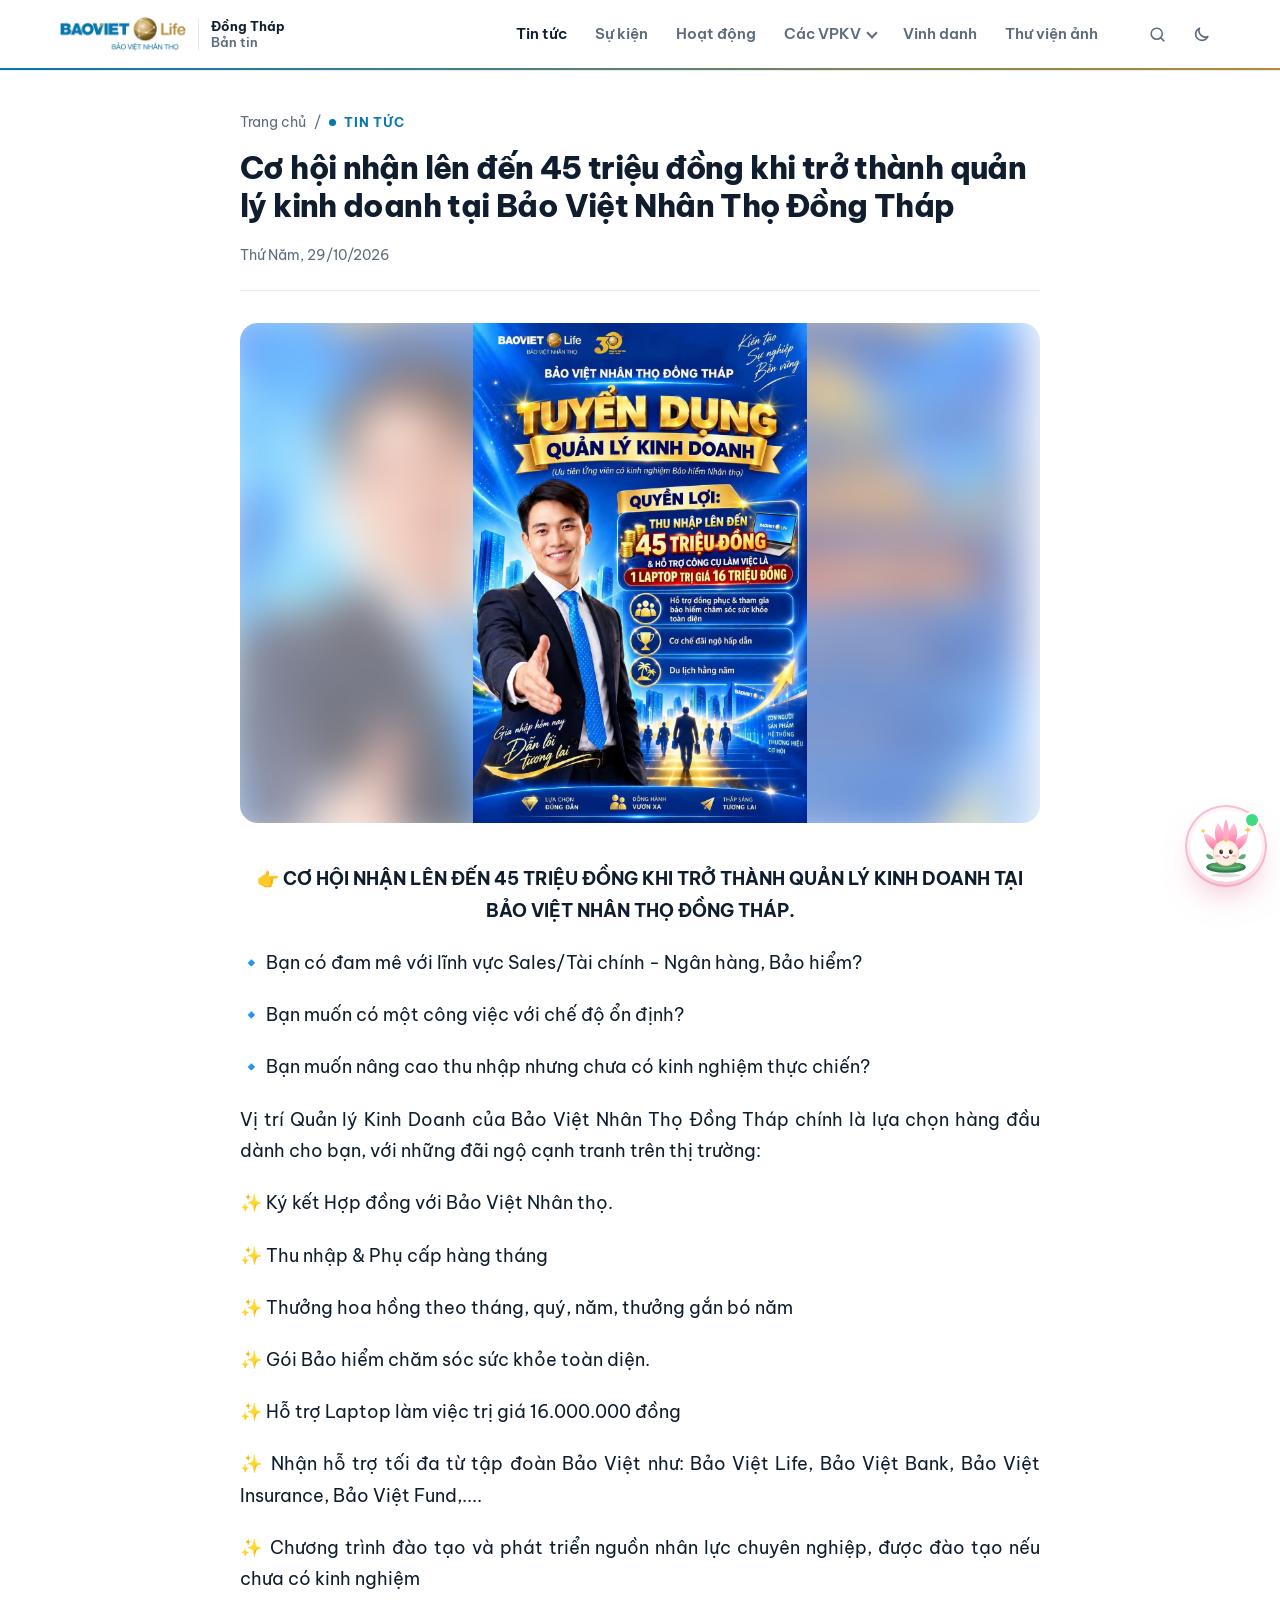
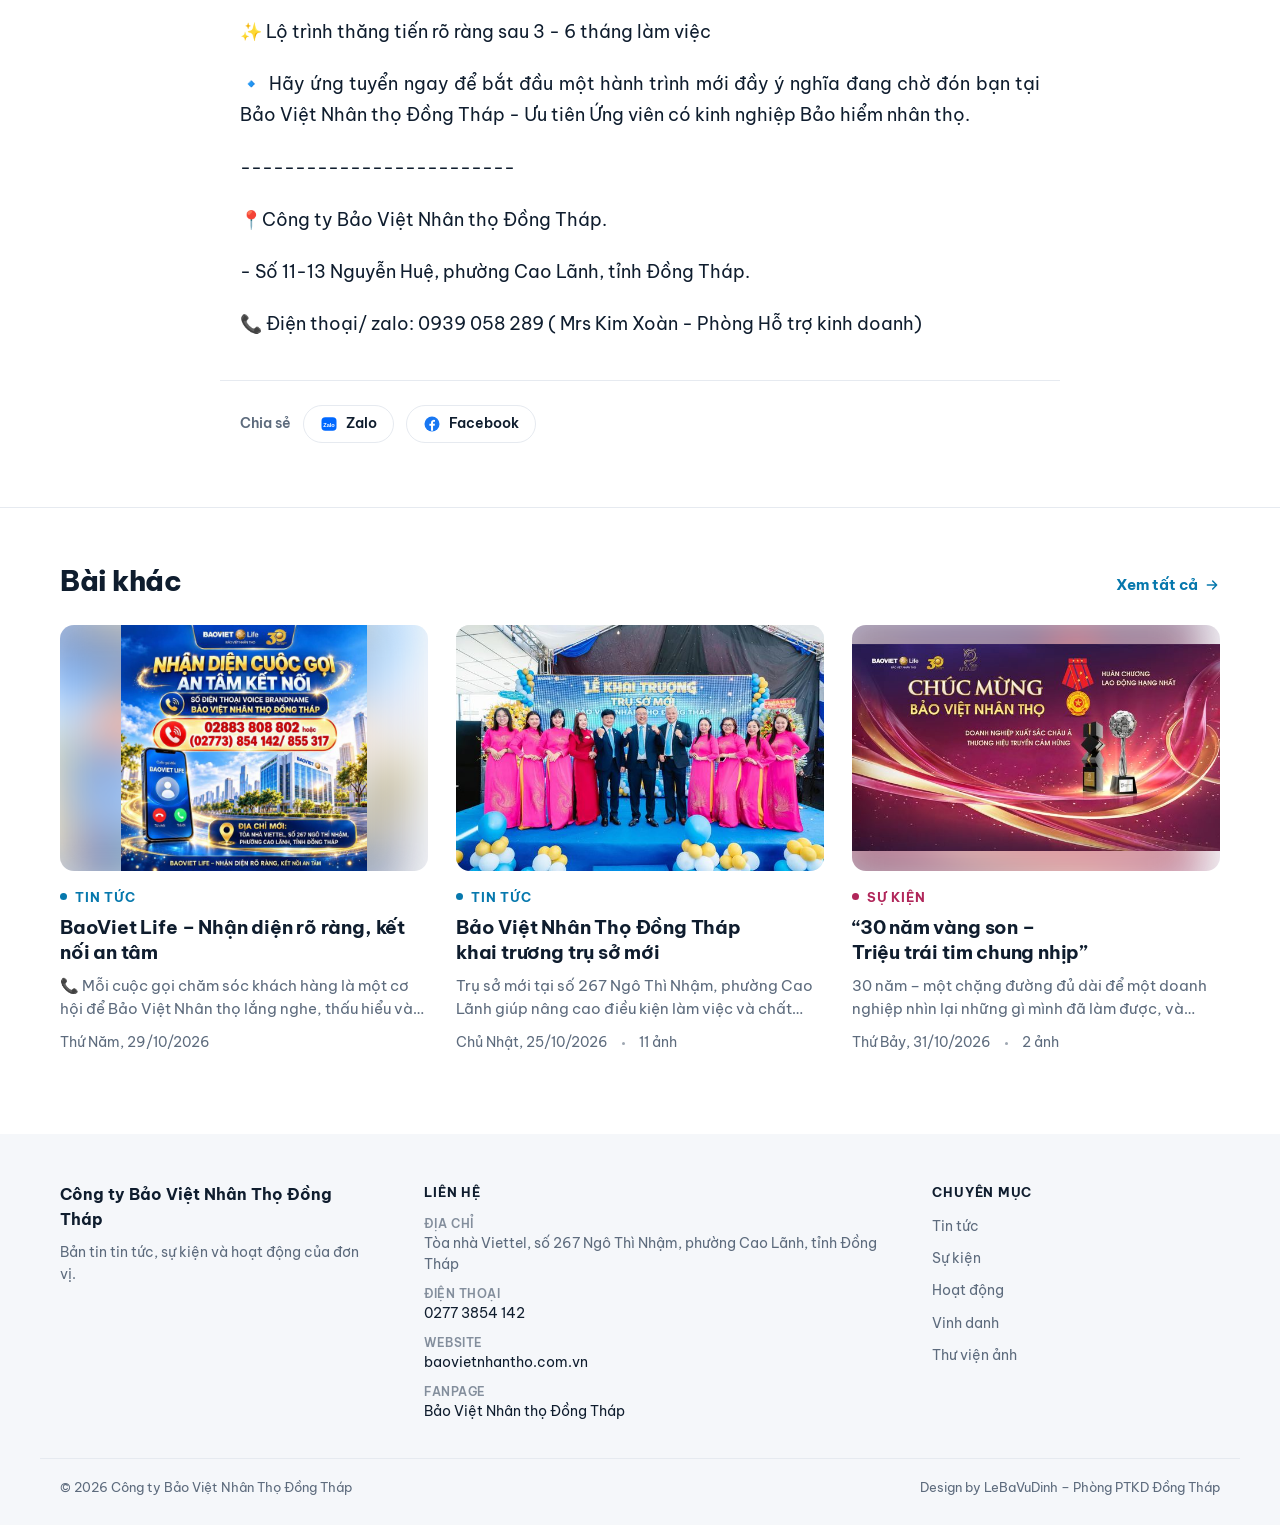
<file: 20261029-co-hoi-nhan-len-den-45-trieu-dong-khi-tro-thanh-qu.html>
<!doctype html>
<html lang="vi">
<head>
<meta charset="utf-8">
<meta name="viewport" content="width=device-width, initial-scale=1, viewport-fit=cover">
<title>Cơ hội nhận lên đến 45 triệu đồng khi trở thành quản lý kinh doanh tại Bảo Việt Nhân Thọ Đồng Tháp – Bản tin BVNT Đồng Tháp</title>
<meta name="description" content="CƠ HỘI NHẬN LÊN ĐẾN 45 TRIỆU ĐỒNG KHI TRỞ THÀNH QUẢN LÝ KINH DOANH TẠI BẢO VIỆT NHÂN THỌ ĐỒNG THÁP. Bạn có đam mê với lĩnh vực Sales/Tài chính - Ngân hàng,…">
<meta property="og:title" content="Cơ hội nhận lên đến 45 triệu đồng khi trở thành quản lý kinh doanh tại Bảo Việt Nhân Thọ Đồng Tháp">
<meta property="og:description" content="CƠ HỘI NHẬN LÊN ĐẾN 45 TRIỆU ĐỒNG KHI TRỞ THÀNH QUẢN LÝ KINH DOANH TẠI BẢO VIỆT NHÂN THỌ ĐỒNG THÁP. Bạn có đam mê với lĩnh vực Sales/Tài chính - Ngân hàng,…">
<meta property="og:type" content="article">
<!--seo-->
<link rel="canonical" href="https://bvntdongthap.github.io/20261029-co-hoi-nhan-len-den-45-trieu-dong-khi-tro-thanh-qu.html">
<meta property="og:url" content="https://bvntdongthap.github.io/20261029-co-hoi-nhan-len-den-45-trieu-dong-khi-tro-thanh-qu.html">
<meta property="og:image" content="https://bvntdongthap.github.io/anh/20261029-co-hoi-nhan-len-den-45-trieu-dong-khi-tro-thanh-qu/01.jpg">
<meta property="og:site_name" content="Bản tin BVNT Đồng Tháp">
<meta property="og:locale" content="vi_VN">
<meta name="twitter:card" content="summary_large_image">
<meta property="article:published_time" content="2026-10-29T08:00:00+07:00">
<meta property="article:section" content="Tin tức">
<script type="application/ld+json">{"@context":"https://schema.org","@type":"NewsArticle","headline":"Cơ hội nhận lên đến 45 triệu đồng khi trở thành quản lý kinh doanh tại Bảo Việt Nhân Thọ Đồng Tháp","description":"CƠ HỘI NHẬN LÊN ĐẾN 45 TRIỆU ĐỒNG KHI TRỞ THÀNH QUẢN LÝ KINH DOANH TẠI BẢO VIỆT NHÂN THỌ ĐỒNG THÁP. Bạn có đam mê với lĩnh vực Sales/Tài chính - Ngân hàng,…","image":["https://bvntdongthap.github.io/anh/20261029-co-hoi-nhan-len-den-45-trieu-dong-khi-tro-thanh-qu/01.jpg"],"datePublished":"2026-10-29T08:00:00+07:00","dateModified":"2026-10-29T08:00:00+07:00","inLanguage":"vi","author":{"@type":"Organization","name":"Bảo Việt Nhân Thọ Đồng Tháp","url":"https://bvntdongthap.github.io/"},"publisher":{"@type":"Organization","name":"Bảo Việt Nhân Thọ Đồng Tháp","logo":{"@type":"ImageObject","url":"https://bvntdongthap.github.io/anh/logo.png"}},"mainEntityOfPage":{"@type":"WebPage","@id":"https://bvntdongthap.github.io/20261029-co-hoi-nhan-len-den-45-trieu-dong-khi-tro-thanh-qu.html"}}</script>
<!--/seo-->
<link rel="icon" type="image/png" href="anh/bieu-tuong.png">
<link rel="preconnect" href="https://fonts.googleapis.com">
<link rel="preconnect" href="https://fonts.gstatic.com" crossorigin>
<link rel="stylesheet" href="https://fonts.googleapis.com/css2?family=Be+Vietnam+Pro:wght@400;500;600;700;800&display=swap">
<link rel="stylesheet" href="giao-dien.css?v=4304438b">
</head>
<body>
<header class="top">
  <div class="wrap">
    <a class="brand" href="index.html" aria-label="Bản tin Bảo Việt Nhân Thọ Đồng Tháp, trang chủ"><img src="anh/logo.png" alt="Bảo Việt Nhân Thọ" width="126" height="34"><span><b>Đồng Tháp</b>Bản tin</span></a>
    <nav class="nav" id="nav" aria-label="Chuyên mục"><a href="index.html?muc=news#moi-nhat">Tin tức</a><a href="index.html?muc=event#moi-nhat">Sự kiện</a><a href="index.html?muc=activity#moi-nhat">Hoạt động</a><details class="nav-dd" id="nav-dv"><summary>Các VPKV</summary><div class="dd"><a href="index.html?dv=cao-lanh-lap-vo#moi-nhat">Ban Cao Lãnh + Lấp Vò</a><a href="index.html?dv=sa-dec#moi-nhat">VPKV Sa Đéc</a><a href="index.html?dv=hong-ngu#moi-nhat">VPKV Hồng Ngự</a><a href="index.html?dv=thap-muoi#moi-nhat">VPKV Tháp Mười</a><a href="index.html?dv=thanh-binh#moi-nhat">VPKV Thanh Bình</a><a href="index.html?dv=tan-hong#moi-nhat">VPKV Tân Hồng</a><a class="dd-more" href="index.html#van-phong">Địa chỉ các văn phòng</a></div></details><a href="index.html?muc=honor#moi-nhat">Vinh danh</a><a href="index.html#khoanh-khac">Thư viện ảnh</a></nav>
    <div class="tools"><button class="ibtn" type="button" id="b-search" aria-label="Tìm kiếm" aria-expanded="false"><svg viewBox="0 0 24 24" fill="none" stroke="currentColor" stroke-width="2" stroke-linecap="round" aria-hidden="true"><circle cx="11" cy="11" r="7"/><path d="m20 20-3.5-3.5"/></svg></button><button class="ibtn" type="button" id="b-theme" aria-label="Đổi giao diện sáng/tối"><svg viewBox="0 0 24 24" fill="none" stroke="currentColor" stroke-width="2" stroke-linecap="round" stroke-linejoin="round" aria-hidden="true"><path d="M20 14.5A8 8 0 0 1 9.5 4a8 8 0 1 0 10.5 10.5Z"/></svg></button></div>
  </div>
  <div class="accent" aria-hidden="true"></div>
  <div class="search" id="search"><div class="wrap"><input id="q" type="search" placeholder="Tìm bài viết…" aria-label="Tìm bài viết" autocomplete="off"></div></div>
</header>

<main id="bai"><article><header class="art"><nav class="crumb" aria-label="Vị trí"><a href="index.html">Trang chủ</a><span aria-hidden="true">/</span><a class="kick k-news" href="index.html?muc=news#moi-nhat">Tin tức</a></nav><h1 class="long">Cơ hội nhận lên đến 45 triệu đồng khi trở thành quản lý kinh doanh tại Bảo Việt Nhân Thọ Đồng Tháp</h1><p class="meta"><span>Thứ Năm, 29/10/2026</span></p></header><figure class="cover"><button type="button" data-aphoto="0" aria-label="Xem ảnh lớn"><span class="ph"><img class="blur" src="anh/20261029-co-hoi-nhan-len-den-45-trieu-dong-khi-tro-thanh-qu/01.jpg" alt="" aria-hidden="true"><img class="fg" src="anh/20261029-co-hoi-nhan-len-den-45-trieu-dong-khi-tro-thanh-qu/01.jpg" alt="Cơ hội nhận lên đến 45 triệu đồng khi trở thành quản lý kinh doanh tại Bảo Việt Nhân Thọ Đồng Tháp"></span></button></figure><div class="prose"><p class="al-center"><strong>👉 CƠ HỘI NHẬN LÊN ĐẾN 45 TRIỆU ĐỒNG KHI TRỞ THÀNH QUẢN LÝ KINH DOANH TẠI BẢO VIỆT NHÂN THỌ ĐỒNG THÁP.</strong></p><p class="al-justify">🔹 Bạn có đam mê với lĩnh vực Sales/Tài chính - Ngân hàng, Bảo hiểm?</p><p class="al-justify">🔹 Bạn muốn có một công việc với chế độ ổn định?</p><p class="al-justify">🔹 Bạn muốn nâng cao thu nhập nhưng chưa có kinh nghiệm thực chiến?</p><p class="al-justify">Vị trí Quản lý Kinh Doanh của Bảo Việt Nhân Thọ Đồng Tháp chính là lựa chọn hàng đầu dành cho bạn, với những đãi ngộ cạnh tranh trên thị trường:</p><p class="al-justify">✨ Ký kết Hợp đồng với Bảo Việt Nhân thọ.</p><p class="al-justify">✨ Thu nhập &amp; Phụ cấp hàng tháng</p><p class="al-justify">✨ Thưởng hoa hồng theo tháng, quý, năm, thưởng gắn bó năm</p><p class="al-justify">✨ Gói Bảo hiểm chăm sóc sức khỏe toàn diện.</p><p class="al-justify">✨ Hỗ trợ Laptop làm việc trị giá 16.000.000 đồng</p><p class="al-justify">✨ Nhận hỗ trợ tối đa từ tập đoàn Bảo Việt như: Bảo Việt Life, Bảo Việt Bank, Bảo Việt Insurance, Bảo Việt Fund,....</p><p class="al-justify">✨ Chương trình đào tạo và phát triển nguồn nhân lực chuyên nghiệp, được đào tạo nếu chưa có kinh nghiệm</p><p class="al-justify">✨ Lộ trình thăng tiến rõ ràng sau 3 - 6 tháng làm việc</p><p class="al-justify">🔹 Hãy ứng tuyển ngay để bắt đầu một hành trình mới đầy ý nghĩa đang chờ đón bạn tại Bảo Việt Nhân thọ Đồng Tháp - Ưu tiên Ứng viên có kinh nghiệp Bảo hiểm nhân thọ.</p><p class="al-justify">-------------------------</p><p class="al-justify">📍Công ty Bảo Việt Nhân thọ Đồng Tháp.</p><p class="al-justify">-  Số 11-13 Nguyễn Huệ, phường Cao Lãnh, tỉnh Đồng Tháp.</p><p class="al-justify">📞 Điện thoại/ zalo: 0939 058 289 ( Mrs Kim Xoàn - Phòng Hỗ trợ kinh doanh)</p></div><p class="share"><span class="share-l">Chia sẻ</span><button class="pill" type="button" data-act="zalo"><svg viewBox="0 0 24 24" aria-hidden="true"><rect x="2" y="3" width="20" height="18" rx="5" fill="#0068ff"/><text x="12" y="15.5" text-anchor="middle" font-family="Arial, sans-serif" font-size="7.5" font-weight="700" fill="#fff">Zalo</text></svg><span>Zalo</span></button><a class="pill" href="https://www.facebook.com/sharer/sharer.php?u=https%3A%2F%2Fbvntdongthap.github.io%2F20261029-co-hoi-nhan-len-den-45-trieu-dong-khi-tro-thanh-qu.html" target="_blank" rel="noopener"><svg viewBox="0 0 24 24" aria-hidden="true"><circle cx="12" cy="12" r="10" fill="#1877f2"/><path d="M13.4 21v-6.6h2.2l.3-2.6h-2.5v-1.6c0-.7.2-1.3 1.3-1.3h1.3V6.6a17 17 0 0 0-2-.1c-2 0-3.3 1.2-3.3 3.4v1.9H8.5v2.6h2.2V21z" fill="#fff"/></svg><span>Facebook</span></a></p></article><section class="sec related" aria-labelledby="h-rel"><div class="wrap"><div class="sec-h"><h2 id="h-rel">Bài khác</h2><a class="more" href="index.html">Xem tất cả <svg viewBox="0 0 24 24" width="16" height="16" fill="none" stroke="currentColor" stroke-width="2.2" stroke-linecap="round" stroke-linejoin="round" aria-hidden="true"><path d="M5 12h14M13 6l6 6-6 6"/></svg></a></div><div class="grid"><a class="card" href="20261029-baoviet-life-nhan-dien-ro-rang-ket-noi-an-tam.html" data-open="20261029-baoviet-life-nhan-dien-ro-rang-ket-noi-an-tam"><span class="ph"><img class="blur" src="anh/20261029-baoviet-life-nhan-dien-ro-rang-ket-noi-an-tam/01-nho.jpg" alt="" aria-hidden="true" loading="lazy"><img class="fg" src="anh/20261029-baoviet-life-nhan-dien-ro-rang-ket-noi-an-tam/01-nho.jpg" alt="Số Hotline Công Ty Bảo Việt Đồng Tháp" loading="lazy"></span><span class="kick k-news">Tin tức</span><h3>BaoViet Life – Nhận diện rõ ràng, kết nối an tâm</h3><span class="sn">📞 Mỗi cuộc gọi chăm sóc khách hàng là một cơ hội để Bảo Việt Nhân thọ lắng nghe, thấu hiểu và đồng hành cùng Quý khách. Nhằm mang đến trải nghiệm dịch vụ thuận tiện, an toàn và đáng tin cậy hơn, Bảo…</span><span class="meta"><span>Thứ Năm, 29/10/2026</span></span></a><a class="card" href="20261025-bao-viet-nhan-tho-dong-thap-khai-truong-tru-so-moi.html" data-open="20261025-bao-viet-nhan-tho-dong-thap-khai-truong-tru-so-moi"><span class="ph"><img class="blur" src="anh/20261025-bao-viet-nhan-tho-dong-thap-khai-truong-tru-so-moi/01-nho.jpg" alt="" aria-hidden="true" loading="lazy"><img class="fg" src="anh/20261025-bao-viet-nhan-tho-dong-thap-khai-truong-tru-so-moi/01-nho.jpg" alt="Bảo Việt Nhân Thọ Đồng Tháp khai trương trụ sở mới" loading="lazy"></span><span class="kick k-news">Tin tức</span><h3>Bảo Việt Nhân Thọ Đồng Tháp khai trương trụ sở mới</h3><span class="sn">Trụ sở mới tại số 267 Ngô Thì Nhậm, phường Cao Lãnh giúp nâng cao điều kiện làm việc và chất lượng phục vụ khách hàng. Dịp này, 20 xe đạp được trao cho học sinh Trường Tiểu học Tịnh Thới.</span><span class="meta"><span>Chủ Nhật, 25/10/2026</span><span>11 ảnh</span></span></a><a class="card" href="20261031-30-nam-vang-son-trieu-trai-tim-chung-nhip.html" data-open="20261031-30-nam-vang-son-trieu-trai-tim-chung-nhip"><span class="ph"><img class="blur" src="anh/20261031-30-nam-vang-son-trieu-trai-tim-chung-nhip/01-nho.jpg" alt="" aria-hidden="true" loading="lazy"><img class="fg" src="anh/20261031-30-nam-vang-son-trieu-trai-tim-chung-nhip/01-nho.jpg" alt="“30 năm vàng son – Triệu trái tim chung nhịp”" loading="lazy"></span><span class="kick k-event">Sự kiện · Còn 2 ngày</span><h3>“30 năm vàng son – Triệu trái tim chung nhịp”</h3><span class="sn">30 năm – một chặng đường đủ dài để một doanh nghiệp nhìn lại những gì mình đã làm được, và cũng đủ để chúng tôi hiểu rằng: thành tựu lớn nhất của Bảo Việt Nhân thọ không chỉ nằm ở những con số, mà…</span><span class="meta"><span>Thứ Bảy, 31/10/2026</span><span>2 ảnh</span></span></a></div></div></section></main>

<footer class="foot">
  <div class="wrap foot-grid">
    <div class="foot-brand"><strong>Công ty Bảo Việt Nhân Thọ Đồng Tháp</strong><p>Bản tin tin tức, sự kiện và hoạt động của đơn vị.</p></div>
    <div><h2>Liên hệ</h2><ul class="foot-list"><li><span>Địa chỉ</span>Tòa nhà Viettel, số 267 Ngô Thì Nhậm, phường Cao Lãnh, tỉnh Đồng Tháp</li><li><span>Điện thoại</span><a href="tel:02773854142">0277 3854 142</a></li><li><span>Website</span><a href="https://baovietnhantho.com.vn" target="_blank" rel="noopener">baovietnhantho.com.vn</a></li><li><span>Fanpage</span><a href="https://www.facebook.com/profile.php?id=61576622672653" target="_blank" rel="noopener">Bảo Việt Nhân thọ Đồng Tháp</a></li></ul></div>
    <div><h2>Chuyên mục</h2><nav class="foot-nav" aria-label="Liên kết cuối trang"><a href="index.html?muc=news#moi-nhat">Tin tức</a><a href="index.html?muc=event#moi-nhat">Sự kiện</a><a href="index.html?muc=activity#moi-nhat">Hoạt động</a><a href="index.html?muc=honor#moi-nhat">Vinh danh</a><a href="index.html#khoanh-khac">Thư viện ảnh</a></nav></div>
  </div>
  <div class="wrap foot-bar"><span>© 2026 Công ty Bảo Việt Nhân Thọ Đồng Tháp</span><span>Design by LeBaVuDinh – Phòng PTKD Đồng Tháp</span></div>
</footer>

<dialog id="lightbox" aria-label="Xem ảnh">
  <div class="lb">
    <button class="x" type="button" data-close aria-label="Đóng">×</button>
    <img id="lb-img" alt="">
    <div class="cap" id="lb-cap"></div>
    <button class="lb-nav lb-prev" type="button" id="lb-prev" aria-label="Ảnh trước">‹</button>
    <button class="lb-nav lb-next" type="button" id="lb-next" aria-label="Ảnh sau">›</button>
  </div>
</dialog>

<script>window.BAI_ID = "20261029-co-hoi-nhan-len-den-45-trieu-dong-khi-tro-thanh-qu";</script>
<script src="du-lieu/bai-viet.js?v=de11cd01"></script>
<script src="chung.js?v=fed953e4"></script>
<script src="chatbot.js?v=b89bea34"></script>
<script>
(function () {
  var posts = loadPosts().sort(byDateDesc), byId = {};
  posts.forEach(function (p) { byId[p.id] = p; });
  // Trang tĩnh của bài gán window.BAI_ID; link cũ dạng bai.html?id=… thì chuyển sang trang tĩnh.
  var id = window.BAI_ID || new URLSearchParams(location.search).get('id') || '';
  var p = byId[id];
  if (!window.BAI_ID && p) { location.replace(postHref(id)); return; }
  themeInit(); navDdInit();
  var box = $('#search'), q = $('#q');
  $('#b-search').addEventListener('click', function () { var on = box.classList.toggle('on'); this.setAttribute('aria-expanded', on); if (on) q.focus(); });
  q.addEventListener('keydown', function (e) { if (e.key === 'Enter' && q.value.trim()) location.href = 'index.html?q=' + encodeURIComponent(q.value.trim()) + '#moi-nhat'; });
  if (!p) { $('#bai').innerHTML = '<header class="art"><h1>Không tìm thấy bài viết</h1><p class="lead">Bài có thể đã được gỡ. <a href="index.html">Về trang chủ</a></p></header>'; return; }
  document.querySelectorAll('#nav a').forEach(function (a) { var h = a.getAttribute('href'); if (h.indexOf('muc=' + p.kind + '#') > 0 || (p.unit && h.indexOf('dv=' + p.unit + '#') > 0)) a.setAttribute('aria-current', 'page'); else a.removeAttribute('aria-current'); });
  $('#nav-dv').classList.toggle('cur', !!p.unit);
  $('#bai').innerHTML = postHTML(p, posts);
  var photos = p.photos.map(function (ph) { return { id: ph.id, caption: ph.caption, post: p }; });
  document.addEventListener('click', function (e) {
    var b = e.target.closest('[data-aphoto]'); if (b) return openLB(photos, +b.dataset.aphoto, p.id);
    var z = e.target.closest('[data-act="zalo"]'); if (z) shareZalo(z);
  });
  initLightbox(); toTopInit();
  Peek.init(function (x) { return byId[x]; });
  fitAll();
})();
</script>
</body>
</html>
</file>
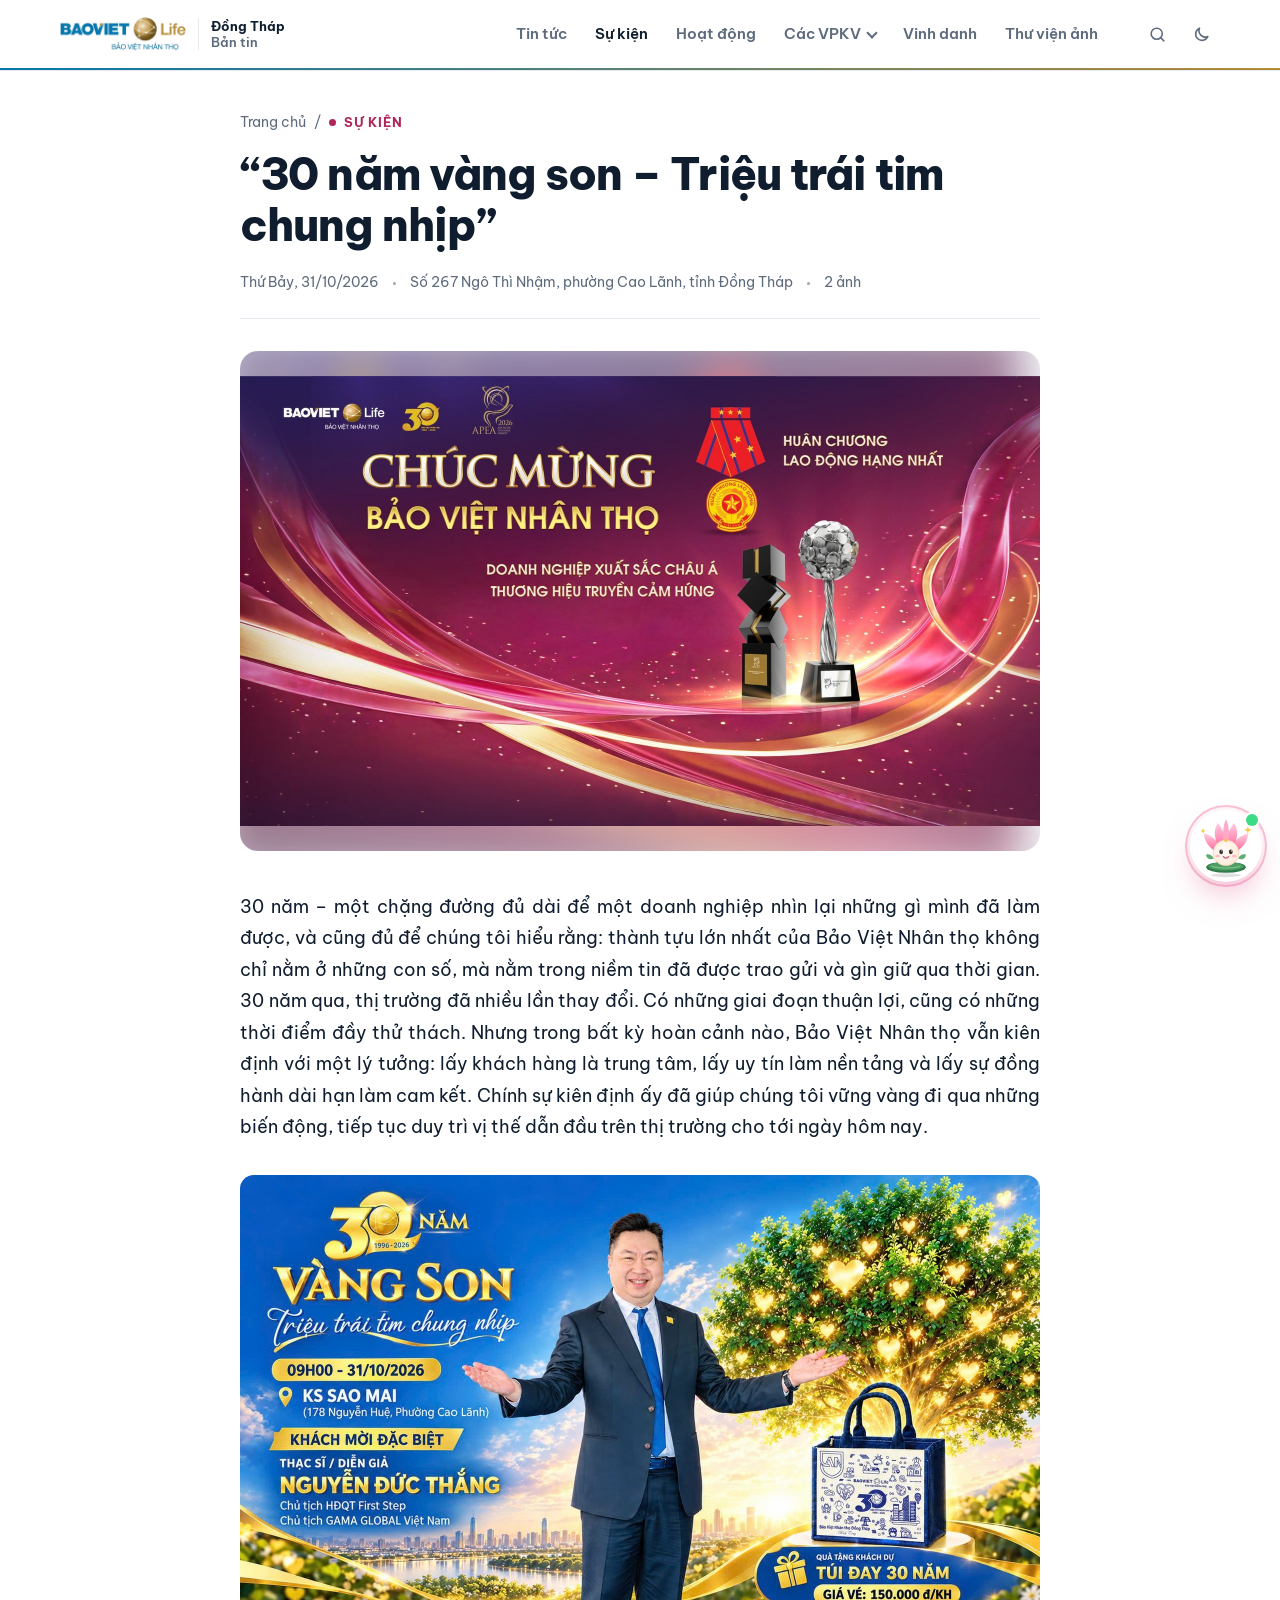
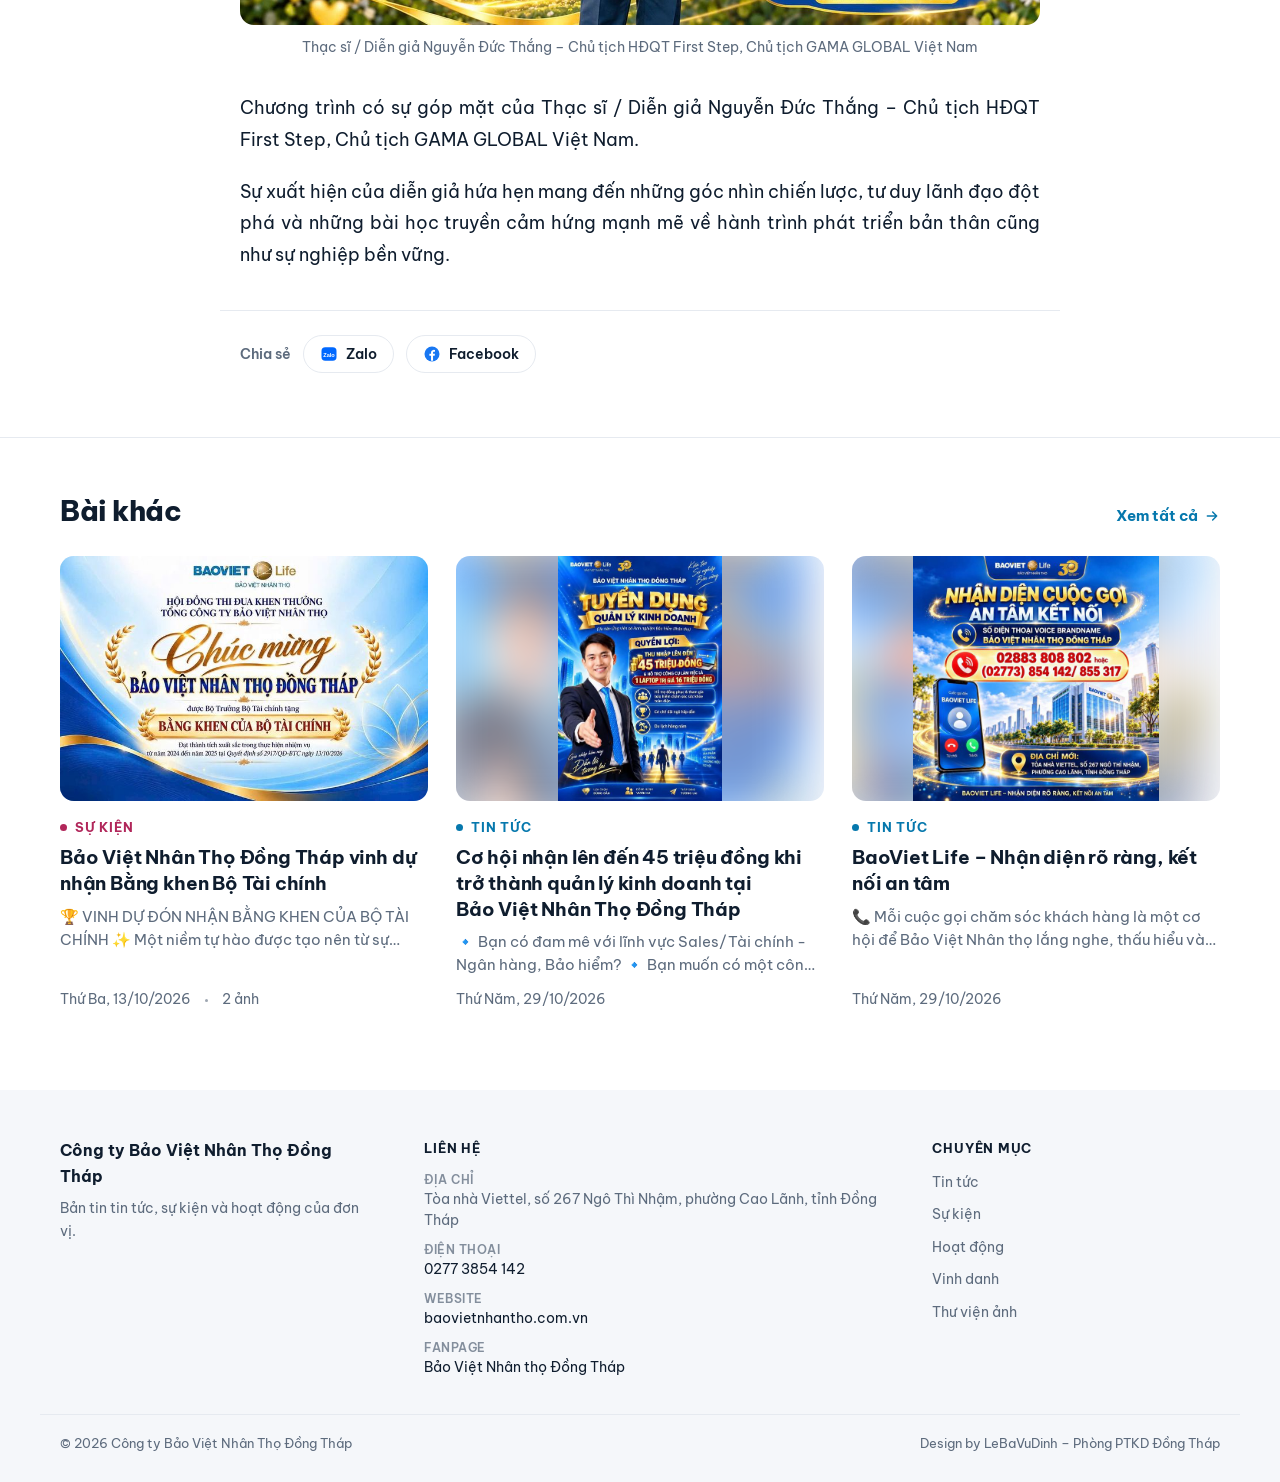
<file: 20261031-30-nam-vang-son-trieu-trai-tim-chung-nhip.html>
<!doctype html>
<html lang="vi">
<head>
<meta charset="utf-8">
<meta name="viewport" content="width=device-width, initial-scale=1, viewport-fit=cover">
<title>“30 năm vàng son – Triệu trái tim chung nhịp” – Bản tin BVNT Đồng Tháp</title>
<meta name="description" content="30 năm – một chặng đường đủ dài để một doanh nghiệp nhìn lại những gì mình đã làm được, và cũng đủ để chúng tôi hiểu rằng: thành tựu lớn nhất của Bảo Việt…">
<meta property="og:title" content="“30 năm vàng son – Triệu trái tim chung nhịp”">
<meta property="og:description" content="30 năm – một chặng đường đủ dài để một doanh nghiệp nhìn lại những gì mình đã làm được, và cũng đủ để chúng tôi hiểu rằng: thành tựu lớn nhất của Bảo Việt…">
<meta property="og:type" content="article">
<!--seo-->
<link rel="canonical" href="https://bvntdongthap.github.io/20261031-30-nam-vang-son-trieu-trai-tim-chung-nhip.html">
<meta property="og:url" content="https://bvntdongthap.github.io/20261031-30-nam-vang-son-trieu-trai-tim-chung-nhip.html">
<meta property="og:image" content="https://bvntdongthap.github.io/anh/20261031-30-nam-vang-son-trieu-trai-tim-chung-nhip/01.jpg">
<meta property="og:site_name" content="Bản tin BVNT Đồng Tháp">
<meta property="og:locale" content="vi_VN">
<meta name="twitter:card" content="summary_large_image">
<meta property="article:published_time" content="2026-10-31T08:00:00+07:00">
<meta property="article:section" content="Sự kiện">
<script type="application/ld+json">{"@context":"https://schema.org","@type":"NewsArticle","headline":"“30 năm vàng son – Triệu trái tim chung nhịp”","description":"30 năm – một chặng đường đủ dài để một doanh nghiệp nhìn lại những gì mình đã làm được, và cũng đủ để chúng tôi hiểu rằng: thành tựu lớn nhất của Bảo Việt…","image":["https://bvntdongthap.github.io/anh/20261031-30-nam-vang-son-trieu-trai-tim-chung-nhip/01.jpg"],"datePublished":"2026-10-31T08:00:00+07:00","dateModified":"2026-10-31T08:00:00+07:00","inLanguage":"vi","author":{"@type":"Organization","name":"Bảo Việt Nhân Thọ Đồng Tháp","url":"https://bvntdongthap.github.io/"},"publisher":{"@type":"Organization","name":"Bảo Việt Nhân Thọ Đồng Tháp","logo":{"@type":"ImageObject","url":"https://bvntdongthap.github.io/anh/logo.png"}},"mainEntityOfPage":{"@type":"WebPage","@id":"https://bvntdongthap.github.io/20261031-30-nam-vang-son-trieu-trai-tim-chung-nhip.html"}}</script>
<!--/seo-->
<link rel="icon" type="image/png" href="anh/bieu-tuong.png">
<link rel="preconnect" href="https://fonts.googleapis.com">
<link rel="preconnect" href="https://fonts.gstatic.com" crossorigin>
<link rel="stylesheet" href="https://fonts.googleapis.com/css2?family=Be+Vietnam+Pro:wght@400;500;600;700;800&display=swap">
<link rel="stylesheet" href="giao-dien.css?v=4304438b">
</head>
<body>
<header class="top">
  <div class="wrap">
    <a class="brand" href="index.html" aria-label="Bản tin Bảo Việt Nhân Thọ Đồng Tháp, trang chủ"><img src="anh/logo.png" alt="Bảo Việt Nhân Thọ" width="126" height="34"><span><b>Đồng Tháp</b>Bản tin</span></a>
    <nav class="nav" id="nav" aria-label="Chuyên mục"><a href="index.html?muc=news#moi-nhat">Tin tức</a><a href="index.html?muc=event#moi-nhat">Sự kiện</a><a href="index.html?muc=activity#moi-nhat">Hoạt động</a><details class="nav-dd" id="nav-dv"><summary>Các VPKV</summary><div class="dd"><a href="index.html?dv=cao-lanh-lap-vo#moi-nhat">Ban Cao Lãnh + Lấp Vò</a><a href="index.html?dv=sa-dec#moi-nhat">VPKV Sa Đéc</a><a href="index.html?dv=hong-ngu#moi-nhat">VPKV Hồng Ngự</a><a href="index.html?dv=thap-muoi#moi-nhat">VPKV Tháp Mười</a><a href="index.html?dv=thanh-binh#moi-nhat">VPKV Thanh Bình</a><a href="index.html?dv=tan-hong#moi-nhat">VPKV Tân Hồng</a><a class="dd-more" href="index.html#van-phong">Địa chỉ các văn phòng</a></div></details><a href="index.html?muc=honor#moi-nhat">Vinh danh</a><a href="index.html#khoanh-khac">Thư viện ảnh</a></nav>
    <div class="tools"><button class="ibtn" type="button" id="b-search" aria-label="Tìm kiếm" aria-expanded="false"><svg viewBox="0 0 24 24" fill="none" stroke="currentColor" stroke-width="2" stroke-linecap="round" aria-hidden="true"><circle cx="11" cy="11" r="7"/><path d="m20 20-3.5-3.5"/></svg></button><button class="ibtn" type="button" id="b-theme" aria-label="Đổi giao diện sáng/tối"><svg viewBox="0 0 24 24" fill="none" stroke="currentColor" stroke-width="2" stroke-linecap="round" stroke-linejoin="round" aria-hidden="true"><path d="M20 14.5A8 8 0 0 1 9.5 4a8 8 0 1 0 10.5 10.5Z"/></svg></button></div>
  </div>
  <div class="accent" aria-hidden="true"></div>
  <div class="search" id="search"><div class="wrap"><input id="q" type="search" placeholder="Tìm bài viết…" aria-label="Tìm bài viết" autocomplete="off"></div></div>
</header>

<main id="bai"><article><header class="art"><nav class="crumb" aria-label="Vị trí"><a href="index.html">Trang chủ</a><span aria-hidden="true">/</span><a class="kick k-event" href="index.html?muc=event#moi-nhat">Sự kiện</a></nav><h1>“30 năm vàng son – Triệu trái tim chung nhịp”</h1><p class="meta"><span>Thứ Bảy, 31/10/2026</span><span>Số 267 Ngô Thì Nhậm, phường Cao Lãnh, tỉnh Đồng Tháp</span><span>2 ảnh</span></p></header><figure class="cover"><button type="button" data-aphoto="0" aria-label="Xem ảnh lớn"><span class="ph"><img class="blur" src="anh/20261031-30-nam-vang-son-trieu-trai-tim-chung-nhip/01.jpg" alt="" aria-hidden="true"><img class="fg" src="anh/20261031-30-nam-vang-son-trieu-trai-tim-chung-nhip/01.jpg" alt="“30 năm vàng son – Triệu trái tim chung nhịp”"></span></button></figure><div class="prose"><p class="al-justify">30 năm – một chặng đường đủ dài để một doanh nghiệp nhìn lại những gì mình đã làm được, và cũng đủ để chúng tôi hiểu rằng: thành tựu lớn nhất của Bảo Việt Nhân thọ không chỉ nằm ở những con số, mà nằm trong niềm tin đã được trao gửi và gìn giữ qua thời gian. 30 năm qua, thị trường đã nhiều lần thay đổi. Có những giai đoạn thuận lợi, cũng có những thời điểm đầy thử thách. Nhưng trong bất kỳ hoàn cảnh nào, Bảo Việt Nhân thọ vẫn kiên định với một lý tưởng: lấy khách hàng là trung tâm, lấy uy tín làm nền tảng và lấy sự đồng hành dài hạn làm cam kết. Chính sự kiên định ấy đã giúp chúng tôi vững vàng đi qua những biến động, tiếp tục duy trì vị thế dẫn đầu trên thị trường cho tới ngày hôm nay.</p><figure class="inl"><button type="button" data-aphoto="1" aria-label="Xem ảnh 2"><img src="anh/20261031-30-nam-vang-son-trieu-trai-tim-chung-nhip/02.jpg" alt="Thạc sĩ / Diễn giả Nguyễn Đức Thắng – Chủ tịch HĐQT First Step, Chủ tịch GAMA GLOBAL Việt Nam" loading="lazy"></button><figcaption>Thạc sĩ / Diễn giả Nguyễn Đức Thắng – Chủ tịch HĐQT First Step, Chủ tịch GAMA GLOBAL Việt Nam</figcaption></figure><p class="al-justify">Chương trình có sự góp mặt của Thạc sĩ / Diễn giả Nguyễn Đức Thắng – Chủ tịch HĐQT First Step, Chủ tịch GAMA GLOBAL Việt Nam.</p><p class="al-justify">Sự xuất hiện của diễn giả hứa hẹn mang đến những góc nhìn chiến lược, tư duy lãnh đạo đột phá và những bài học truyền cảm hứng mạnh mẽ về hành trình phát triển bản thân cũng như sự nghiệp bền vững.</p></div><p class="share"><span class="share-l">Chia sẻ</span><button class="pill" type="button" data-act="zalo"><svg viewBox="0 0 24 24" aria-hidden="true"><rect x="2" y="3" width="20" height="18" rx="5" fill="#0068ff"/><text x="12" y="15.5" text-anchor="middle" font-family="Arial, sans-serif" font-size="7.5" font-weight="700" fill="#fff">Zalo</text></svg><span>Zalo</span></button><a class="pill" href="https://www.facebook.com/sharer/sharer.php?u=https%3A%2F%2Fbvntdongthap.github.io%2F20261031-30-nam-vang-son-trieu-trai-tim-chung-nhip.html" target="_blank" rel="noopener"><svg viewBox="0 0 24 24" aria-hidden="true"><circle cx="12" cy="12" r="10" fill="#1877f2"/><path d="M13.4 21v-6.6h2.2l.3-2.6h-2.5v-1.6c0-.7.2-1.3 1.3-1.3h1.3V6.6a17 17 0 0 0-2-.1c-2 0-3.3 1.2-3.3 3.4v1.9H8.5v2.6h2.2V21z" fill="#fff"/></svg><span>Facebook</span></a></p></article><section class="sec related" aria-labelledby="h-rel"><div class="wrap"><div class="sec-h"><h2 id="h-rel">Bài khác</h2><a class="more" href="index.html">Xem tất cả <svg viewBox="0 0 24 24" width="16" height="16" fill="none" stroke="currentColor" stroke-width="2.2" stroke-linecap="round" stroke-linejoin="round" aria-hidden="true"><path d="M5 12h14M13 6l6 6-6 6"/></svg></a></div><div class="grid"><a class="card" href="20261013-bao-viet-nhan-tho-dong-thap-vinh-du-nhan-bang-khen.html" data-open="20261013-bao-viet-nhan-tho-dong-thap-vinh-du-nhan-bang-khen"><span class="ph"><img class="blur" src="anh/20261013-bao-viet-nhan-tho-dong-thap-vinh-du-nhan-bang-khen/01-nho.jpg" alt="" aria-hidden="true" loading="lazy"><img class="fg" src="anh/20261013-bao-viet-nhan-tho-dong-thap-vinh-du-nhan-bang-khen/01-nho.jpg" alt="Bằng khen của  Bộ Tài Chính cho Bảo Việt Đồng Tháp hoàn thành xuất sắc nhiệm vụ 2024-2025" loading="lazy"></span><span class="kick k-event">Sự kiện</span><h3>Bảo Việt Nhân Thọ Đồng Tháp vinh dự nhận Bằng khen Bộ Tài chính</h3><span class="sn">🏆 VINH DỰ ĐÓN NHẬN BẰNG KHEN CỦA BỘ TÀI CHÍNH ✨ Một niềm tự hào được tạo nên từ sự đồng lòng, nỗ lực và cống hiến của cả một tập thể! 🎯Bảo Việt Nhân thọ Đồng Tháp vinh dự được Bộ trưởng Bộ Tài…</span><span class="meta"><span>Thứ Ba, 13/10/2026</span><span>2 ảnh</span></span></a><a class="card" href="20261029-co-hoi-nhan-len-den-45-trieu-dong-khi-tro-thanh-qu.html" data-open="20261029-co-hoi-nhan-len-den-45-trieu-dong-khi-tro-thanh-qu"><span class="ph"><img class="blur" src="anh/20261029-co-hoi-nhan-len-den-45-trieu-dong-khi-tro-thanh-qu/01-nho.jpg" alt="" aria-hidden="true" loading="lazy"><img class="fg" src="anh/20261029-co-hoi-nhan-len-den-45-trieu-dong-khi-tro-thanh-qu/01-nho.jpg" alt="Cơ hội nhận lên đến 45 triệu đồng khi trở thành quản lý kinh doanh tại Bảo Việt Nhân Thọ Đồng Tháp" loading="lazy"></span><span class="kick k-news">Tin tức</span><h3>Cơ hội nhận lên đến 45 triệu đồng khi trở thành quản lý kinh doanh tại Bảo Việt Nhân Thọ Đồng Tháp</h3><span class="sn">🔹 Bạn có đam mê với lĩnh vực Sales/Tài chính - Ngân hàng, Bảo hiểm? 🔹 Bạn muốn có một công việc với chế độ ổn định? 🔹 Bạn muốn nâng cao thu nhập nhưng chưa có kinh nghiệm thực chiến? Vị trí Quản…</span><span class="meta"><span>Thứ Năm, 29/10/2026</span></span></a><a class="card" href="20261029-baoviet-life-nhan-dien-ro-rang-ket-noi-an-tam.html" data-open="20261029-baoviet-life-nhan-dien-ro-rang-ket-noi-an-tam"><span class="ph"><img class="blur" src="anh/20261029-baoviet-life-nhan-dien-ro-rang-ket-noi-an-tam/01-nho.jpg" alt="" aria-hidden="true" loading="lazy"><img class="fg" src="anh/20261029-baoviet-life-nhan-dien-ro-rang-ket-noi-an-tam/01-nho.jpg" alt="Số Hotline Công Ty Bảo Việt Đồng Tháp" loading="lazy"></span><span class="kick k-news">Tin tức</span><h3>BaoViet Life – Nhận diện rõ ràng, kết nối an tâm</h3><span class="sn">📞 Mỗi cuộc gọi chăm sóc khách hàng là một cơ hội để Bảo Việt Nhân thọ lắng nghe, thấu hiểu và đồng hành cùng Quý khách. Nhằm mang đến trải nghiệm dịch vụ thuận tiện, an toàn và đáng tin cậy hơn, Bảo…</span><span class="meta"><span>Thứ Năm, 29/10/2026</span></span></a></div></div></section></main>

<footer class="foot">
  <div class="wrap foot-grid">
    <div class="foot-brand"><strong>Công ty Bảo Việt Nhân Thọ Đồng Tháp</strong><p>Bản tin tin tức, sự kiện và hoạt động của đơn vị.</p></div>
    <div><h2>Liên hệ</h2><ul class="foot-list"><li><span>Địa chỉ</span>Tòa nhà Viettel, số 267 Ngô Thì Nhậm, phường Cao Lãnh, tỉnh Đồng Tháp</li><li><span>Điện thoại</span><a href="tel:02773854142">0277 3854 142</a></li><li><span>Website</span><a href="https://baovietnhantho.com.vn" target="_blank" rel="noopener">baovietnhantho.com.vn</a></li><li><span>Fanpage</span><a href="https://www.facebook.com/profile.php?id=61576622672653" target="_blank" rel="noopener">Bảo Việt Nhân thọ Đồng Tháp</a></li></ul></div>
    <div><h2>Chuyên mục</h2><nav class="foot-nav" aria-label="Liên kết cuối trang"><a href="index.html?muc=news#moi-nhat">Tin tức</a><a href="index.html?muc=event#moi-nhat">Sự kiện</a><a href="index.html?muc=activity#moi-nhat">Hoạt động</a><a href="index.html?muc=honor#moi-nhat">Vinh danh</a><a href="index.html#khoanh-khac">Thư viện ảnh</a></nav></div>
  </div>
  <div class="wrap foot-bar"><span>© 2026 Công ty Bảo Việt Nhân Thọ Đồng Tháp</span><span>Design by LeBaVuDinh – Phòng PTKD Đồng Tháp</span></div>
</footer>

<dialog id="lightbox" aria-label="Xem ảnh">
  <div class="lb">
    <button class="x" type="button" data-close aria-label="Đóng">×</button>
    <img id="lb-img" alt="">
    <div class="cap" id="lb-cap"></div>
    <button class="lb-nav lb-prev" type="button" id="lb-prev" aria-label="Ảnh trước">‹</button>
    <button class="lb-nav lb-next" type="button" id="lb-next" aria-label="Ảnh sau">›</button>
  </div>
</dialog>

<script>window.BAI_ID = "20261031-30-nam-vang-son-trieu-trai-tim-chung-nhip";</script>
<script src="du-lieu/bai-viet.js?v=de11cd01"></script>
<script src="chung.js?v=fed953e4"></script>
<script src="chatbot.js?v=b89bea34"></script>
<script>
(function () {
  var posts = loadPosts().sort(byDateDesc), byId = {};
  posts.forEach(function (p) { byId[p.id] = p; });
  // Trang tĩnh của bài gán window.BAI_ID; link cũ dạng bai.html?id=… thì chuyển sang trang tĩnh.
  var id = window.BAI_ID || new URLSearchParams(location.search).get('id') || '';
  var p = byId[id];
  if (!window.BAI_ID && p) { location.replace(postHref(id)); return; }
  themeInit(); navDdInit();
  var box = $('#search'), q = $('#q');
  $('#b-search').addEventListener('click', function () { var on = box.classList.toggle('on'); this.setAttribute('aria-expanded', on); if (on) q.focus(); });
  q.addEventListener('keydown', function (e) { if (e.key === 'Enter' && q.value.trim()) location.href = 'index.html?q=' + encodeURIComponent(q.value.trim()) + '#moi-nhat'; });
  if (!p) { $('#bai').innerHTML = '<header class="art"><h1>Không tìm thấy bài viết</h1><p class="lead">Bài có thể đã được gỡ. <a href="index.html">Về trang chủ</a></p></header>'; return; }
  document.querySelectorAll('#nav a').forEach(function (a) { var h = a.getAttribute('href'); if (h.indexOf('muc=' + p.kind + '#') > 0 || (p.unit && h.indexOf('dv=' + p.unit + '#') > 0)) a.setAttribute('aria-current', 'page'); else a.removeAttribute('aria-current'); });
  $('#nav-dv').classList.toggle('cur', !!p.unit);
  $('#bai').innerHTML = postHTML(p, posts);
  var photos = p.photos.map(function (ph) { return { id: ph.id, caption: ph.caption, post: p }; });
  document.addEventListener('click', function (e) {
    var b = e.target.closest('[data-aphoto]'); if (b) return openLB(photos, +b.dataset.aphoto, p.id);
    var z = e.target.closest('[data-act="zalo"]'); if (z) shareZalo(z);
  });
  initLightbox(); toTopInit();
  Peek.init(function (x) { return byId[x]; });
  fitAll();
})();
</script>
</body>
</html>
</file>
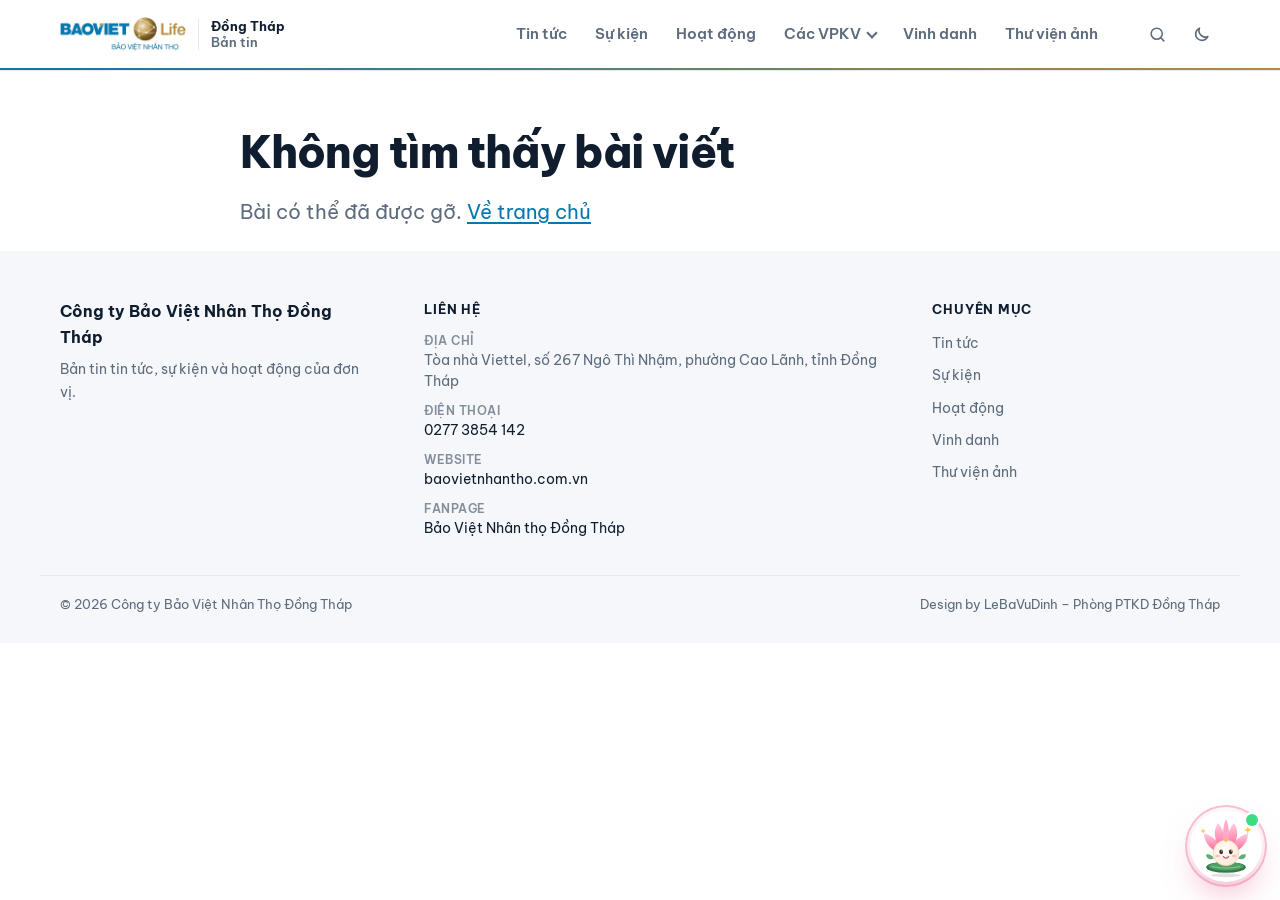
<file: bai.html>
<!doctype html>
<html lang="vi">
<head>
<meta charset="utf-8">
<meta name="viewport" content="width=device-width, initial-scale=1, viewport-fit=cover">
<title>Bài viết – Bản tin BVNT Đồng Tháp</title>
<meta name="description" content="Tin tức, sự kiện, hình ảnh và hoạt động của Công ty Bảo Việt Nhân Thọ Đồng Tháp.">
<meta property="og:title" content="Bản tin BVNT Đồng Tháp">
<meta property="og:description" content="Tin tức, sự kiện, hình ảnh và hoạt động của Công ty Bảo Việt Nhân Thọ Đồng Tháp.">
<meta property="og:type" content="website">
<meta name="robots" content="noindex, follow">
<!--seo--><!--/seo-->
<link rel="icon" type="image/png" href="anh/bieu-tuong.png">
<link rel="preconnect" href="https://fonts.googleapis.com">
<link rel="preconnect" href="https://fonts.gstatic.com" crossorigin>
<link rel="stylesheet" href="https://fonts.googleapis.com/css2?family=Be+Vietnam+Pro:wght@400;500;600;700;800&display=swap">
<link rel="stylesheet" href="giao-dien.css?v=4304438b">
</head>
<body>
<header class="top">
  <div class="wrap">
    <a class="brand" href="index.html" aria-label="Bản tin Bảo Việt Nhân Thọ Đồng Tháp, trang chủ"><img src="anh/logo.png" alt="Bảo Việt Nhân Thọ" width="126" height="34"><span><b>Đồng Tháp</b>Bản tin</span></a>
    <nav class="nav" id="nav" aria-label="Chuyên mục"><a href="index.html?muc=news#moi-nhat">Tin tức</a><a href="index.html?muc=event#moi-nhat">Sự kiện</a><a href="index.html?muc=activity#moi-nhat">Hoạt động</a><details class="nav-dd" id="nav-dv"><summary>Các VPKV</summary><div class="dd"><a href="index.html?dv=cao-lanh-lap-vo#moi-nhat">Ban Cao Lãnh + Lấp Vò</a><a href="index.html?dv=sa-dec#moi-nhat">VPKV Sa Đéc</a><a href="index.html?dv=hong-ngu#moi-nhat">VPKV Hồng Ngự</a><a href="index.html?dv=thap-muoi#moi-nhat">VPKV Tháp Mười</a><a href="index.html?dv=thanh-binh#moi-nhat">VPKV Thanh Bình</a><a href="index.html?dv=tan-hong#moi-nhat">VPKV Tân Hồng</a><a class="dd-more" href="index.html#van-phong">Địa chỉ các văn phòng</a></div></details><a href="index.html?muc=honor#moi-nhat">Vinh danh</a><a href="index.html#khoanh-khac">Thư viện ảnh</a></nav>
    <div class="tools"><button class="ibtn" type="button" id="b-search" aria-label="Tìm kiếm" aria-expanded="false"><svg viewBox="0 0 24 24" fill="none" stroke="currentColor" stroke-width="2" stroke-linecap="round" aria-hidden="true"><circle cx="11" cy="11" r="7"/><path d="m20 20-3.5-3.5"/></svg></button><button class="ibtn" type="button" id="b-theme" aria-label="Đổi giao diện sáng/tối"><svg viewBox="0 0 24 24" fill="none" stroke="currentColor" stroke-width="2" stroke-linecap="round" stroke-linejoin="round" aria-hidden="true"><path d="M20 14.5A8 8 0 0 1 9.5 4a8 8 0 1 0 10.5 10.5Z"/></svg></button></div>
  </div>
  <div class="accent" aria-hidden="true"></div>
  <div class="search" id="search"><div class="wrap"><input id="q" type="search" placeholder="Tìm bài viết…" aria-label="Tìm bài viết" autocomplete="off"></div></div>
</header>

<main id="bai"></main>

<footer class="foot">
  <div class="wrap foot-grid">
    <div class="foot-brand"><strong>Công ty Bảo Việt Nhân Thọ Đồng Tháp</strong><p>Bản tin tin tức, sự kiện và hoạt động của đơn vị.</p></div>
    <div><h2>Liên hệ</h2><ul class="foot-list"><li><span>Địa chỉ</span>Tòa nhà Viettel, số 267 Ngô Thì Nhậm, phường Cao Lãnh, tỉnh Đồng Tháp</li><li><span>Điện thoại</span><a href="tel:02773854142">0277 3854 142</a></li><li><span>Website</span><a href="https://baovietnhantho.com.vn" target="_blank" rel="noopener">baovietnhantho.com.vn</a></li><li><span>Fanpage</span><a href="https://www.facebook.com/profile.php?id=61576622672653" target="_blank" rel="noopener">Bảo Việt Nhân thọ Đồng Tháp</a></li></ul></div>
    <div><h2>Chuyên mục</h2><nav class="foot-nav" aria-label="Liên kết cuối trang"><a href="index.html?muc=news#moi-nhat">Tin tức</a><a href="index.html?muc=event#moi-nhat">Sự kiện</a><a href="index.html?muc=activity#moi-nhat">Hoạt động</a><a href="index.html?muc=honor#moi-nhat">Vinh danh</a><a href="index.html#khoanh-khac">Thư viện ảnh</a></nav></div>
  </div>
  <div class="wrap foot-bar"><span>© 2026 Công ty Bảo Việt Nhân Thọ Đồng Tháp</span><span>Design by LeBaVuDinh – Phòng PTKD Đồng Tháp</span></div>
</footer>

<dialog id="lightbox" aria-label="Xem ảnh">
  <div class="lb">
    <button class="x" type="button" data-close aria-label="Đóng">×</button>
    <img id="lb-img" alt="">
    <div class="cap" id="lb-cap"></div>
    <button class="lb-nav lb-prev" type="button" id="lb-prev" aria-label="Ảnh trước">‹</button>
    <button class="lb-nav lb-next" type="button" id="lb-next" aria-label="Ảnh sau">›</button>
  </div>
</dialog>

<script src="du-lieu/bai-viet.js?v=de11cd01"></script>
<script src="chung.js?v=fed953e4"></script>
<script src="chatbot.js?v=b89bea34"></script>
<script>
(function () {
  var posts = loadPosts().sort(byDateDesc), byId = {};
  posts.forEach(function (p) { byId[p.id] = p; });
  // Trang tĩnh của bài gán window.BAI_ID; link cũ dạng bai.html?id=… thì chuyển sang trang tĩnh.
  var id = window.BAI_ID || new URLSearchParams(location.search).get('id') || '';
  var p = byId[id];
  if (!window.BAI_ID && p) { location.replace(postHref(id)); return; }
  themeInit(); navDdInit();
  var box = $('#search'), q = $('#q');
  $('#b-search').addEventListener('click', function () { var on = box.classList.toggle('on'); this.setAttribute('aria-expanded', on); if (on) q.focus(); });
  q.addEventListener('keydown', function (e) { if (e.key === 'Enter' && q.value.trim()) location.href = 'index.html?q=' + encodeURIComponent(q.value.trim()) + '#moi-nhat'; });
  if (!p) { $('#bai').innerHTML = '<header class="art"><h1>Không tìm thấy bài viết</h1><p class="lead">Bài có thể đã được gỡ. <a href="index.html">Về trang chủ</a></p></header>'; return; }
  document.querySelectorAll('#nav a').forEach(function (a) { var h = a.getAttribute('href'); if (h.indexOf('muc=' + p.kind + '#') > 0 || (p.unit && h.indexOf('dv=' + p.unit + '#') > 0)) a.setAttribute('aria-current', 'page'); else a.removeAttribute('aria-current'); });
  $('#nav-dv').classList.toggle('cur', !!p.unit);
  $('#bai').innerHTML = postHTML(p, posts);
  var photos = p.photos.map(function (ph) { return { id: ph.id, caption: ph.caption, post: p }; });
  document.addEventListener('click', function (e) {
    var b = e.target.closest('[data-aphoto]'); if (b) return openLB(photos, +b.dataset.aphoto, p.id);
    var z = e.target.closest('[data-act="zalo"]'); if (z) shareZalo(z);
  });
  initLightbox(); toTopInit();
  Peek.init(function (x) { return byId[x]; });
  fitAll();
})();
</script>
</body>
</html>
</file>
<file: giao-dien.css>
/* Giao diện Bản tin BVNT Đồng Tháp — kiểu tạp chí tối giản: một màu chủ đạo, nhiều khoảng trắng, chữ thường, không khung thừa.
   Bố cục: đầu trang mảnh → tin chính → lưới Mới nhất có nút lọc → Khoảnh khắc (ảnh) → cuối trang. Trang bài: tiêu đề rộng, cột chữ 680px. */
:root {
  --brand: #0678ad; --brand-ink: #055e88; --navy: #083553; --gold: #b48b34; --gold-soft: #f6eedd;
  --bg: #ffffff; --soft: #f5f7fa; --ink: #0f1d2e; --muted: #5d6b7d; --line: #e6eaf0;
  --k-news: #0678ad; --k-event: #b1265a; --k-activity: #2b7148; --k-honor: #9a7424;
  --header: rgba(255,255,255,.86); --plate: transparent;
  --font: "Be Vietnam Pro", "Segoe UI", system-ui, sans-serif;
  --gut: max(20px, env(safe-area-inset-left, 0px)); --col: 800px;
  color-scheme: light;
}
@media (prefers-color-scheme: dark) { :root:not([data-theme="light"]) {
  --brand: #5cb3e8; --brand-ink: #7cc3ee; --navy: #e9eef5; --gold: #d8ae55; --gold-soft: #2c2412;
  --bg: #0b1420; --soft: #111d2c; --ink: #e9eef5; --muted: #9aa8ba; --line: #1f2d40;
  --k-news: #5cb3e8; --k-event: #f07aa3; --k-activity: #6fcf97; --k-honor: #e0bb63;
  --header: rgba(11,20,32,.82); --plate: #ffffff; color-scheme: dark; } }
:root[data-theme="dark"] {
  --brand: #5cb3e8; --brand-ink: #7cc3ee; --navy: #e9eef5; --gold: #d8ae55; --gold-soft: #2c2412;
  --bg: #0b1420; --soft: #111d2c; --ink: #e9eef5; --muted: #9aa8ba; --line: #1f2d40;
  --k-news: #5cb3e8; --k-event: #f07aa3; --k-activity: #6fcf97; --k-honor: #e0bb63;
  --header: rgba(11,20,32,.82); --plate: #ffffff; color-scheme: dark; }

* { box-sizing: border-box; }
html { -webkit-text-size-adjust: 100%; }
body { margin: 0; background: var(--bg); color: var(--ink); font-family: var(--font); font-size: 16px; line-height: 1.6; -webkit-font-smoothing: antialiased; }
h1, h2, h3, p, figure { margin: 0; }
a { color: inherit; text-decoration: none; }
img { display: block; max-width: 100%; }
button { font: inherit; color: inherit; }
:focus-visible { outline: 2px solid var(--brand); outline-offset: 3px; border-radius: 4px; }
.wrap { max-width: 1200px; margin: 0 auto; padding: 0 var(--gut); }
.sr { position: absolute; width: 1px; height: 1px; overflow: hidden; clip: rect(0 0 0 0); white-space: nowrap; }

/* ---------- Đầu trang ---------- */
.top { position: sticky; top: 0; z-index: 30; background: var(--header); backdrop-filter: saturate(1.6) blur(14px); -webkit-backdrop-filter: saturate(1.6) blur(14px); border-bottom: 1px solid var(--line); }
.top .wrap { display: flex; align-items: center; gap: 28px; height: 68px; }
.brand { display: flex; align-items: center; gap: 12px; flex: none; }
.brand img { height: 34px; width: auto; background: var(--plate); border-radius: 6px; padding: var(--plate-pad, 0); }
:root[data-theme="dark"] .brand img { padding: 4px 6px; }
@media (prefers-color-scheme: dark) { :root:not([data-theme="light"]) .brand img { padding: 4px 6px; } }
.brand span { padding-left: 12px; border-left: 1px solid var(--line); font-size: 13px; line-height: 1.25; font-weight: 600; color: var(--muted); }
.brand b { display: block; color: var(--ink); font-weight: 700; }
.nav { display: flex; gap: 4px; margin-left: auto; }
.nav a { padding: 8px 12px; border-radius: 999px; font-size: 14.5px; font-weight: 600; color: var(--muted); transition: color .15s, background .15s; }
.nav a:hover { color: var(--ink); background: var(--soft); }
.nav a[aria-current] { color: var(--ink); }
.tools { display: flex; gap: 6px; }
.ibtn { display: inline-grid; place-items: center; width: 38px; height: 38px; border: 0; border-radius: 999px; background: transparent; color: var(--muted); cursor: pointer; }
.ibtn:hover { background: var(--soft); color: var(--ink); }
.ibtn svg { width: 19px; height: 19px; }
.accent { height: 2px; background: linear-gradient(90deg, var(--brand), var(--gold)); }
.search { display: none; border-bottom: 1px solid var(--line); background: var(--bg); }
.search.on { display: block; }
.search input { width: 100%; height: 56px; border: 0; background: transparent; color: var(--ink); font: inherit; font-size: 18px; outline: none; }
@media (max-width: 860px) { .nav { display: none; } .tools { margin-left: auto; } .top .wrap { height: 60px; } .brand img { height: 30px; } }

/* ---------- Nhãn mục và thông tin phụ ---------- */
.kick { display: inline-flex; align-items: center; gap: 8px; font-size: 12.5px; font-weight: 700; letter-spacing: .06em; text-transform: uppercase; color: var(--k, var(--brand)); }
.kick::before { content: ""; width: 7px; height: 7px; border-radius: 50%; background: currentColor; }
.k-news { --k: var(--k-news); } .k-event { --k: var(--k-event); } .k-activity { --k: var(--k-activity); } .k-honor { --k: var(--k-honor); }
.meta { display: flex; flex-wrap: wrap; align-items: center; gap: 6px 14px; font-size: 14px; color: var(--muted); }
.meta.stack { display: grid; gap: 4px; }
.meta.stack > *::before { display: none; }
.meta > * + *::before { content: ""; display: inline-block; width: 3px; height: 3px; margin-right: 14px; vertical-align: middle; border-radius: 50%; background: currentColor; opacity: .6; }

/* Ảnh poster: hiện trọn (không cắt chữ trên poster), phần trống phủ bằng chính ảnh làm mờ. */
.ph { display: block; position: relative; overflow: hidden; border-radius: 14px; background: var(--soft); isolation: isolate; }
.ph .blur { position: absolute; inset: -20px; width: calc(100% + 40px); height: calc(100% + 40px); object-fit: cover; filter: blur(22px) saturate(1.2); opacity: .55; z-index: -1; }
.ph .fg { width: 100%; height: 100%; object-fit: contain; transition: transform .5s cubic-bezier(.2,.7,.2,1); }
.ph svg { width: 100%; height: 100%; display: block; }

/* ---------- Tin chính ---------- */
.hero { padding: 44px 0 56px; }
.hero .wrap { display: grid; grid-template-columns: minmax(0, 1.2fr) minmax(0, 1fr); gap: 48px; align-items: stretch; }
.hero-txt { align-self: center; }
.hero-pic { display: block; height: 100%; }
/* Ảnh tin chính cao bằng khối chữ bên cạnh: hai cột cân nhau. */
.hero .ph { height: 100%; min-height: 340px; box-shadow: 0 30px 60px -30px rgba(8,53,83,.35); }
.hero h1 { margin: 16px 0 14px; font-size: clamp(30px, 3.4vw, 46px); line-height: 1.14; font-weight: 800; letter-spacing: -.02em; }
.hero h1 .ln { display: block; }
.hero .lead { font-size: 17.5px; color: var(--muted); display: -webkit-box; -webkit-line-clamp: 4; -webkit-box-orient: vertical; overflow: hidden; }
.hero .meta { margin-top: 18px; }
.cd { display: flex; gap: 10px; margin-top: 24px; }
.cd span { display: block; min-width: 64px; font-size: 12px; color: var(--muted); padding: 10px 8px; border-radius: 12px; background: var(--soft); text-align: center; }
.cd b { display: block; color: var(--ink); font-size: 26px; line-height: 1.1; font-weight: 800; font-variant-numeric: tabular-nums; }
.go { display: inline-flex; align-items: center; gap: 8px; margin-top: 26px; padding: 12px 20px; border-radius: 999px; background: var(--ink); color: var(--bg); font-size: 15px; font-weight: 700; transition: transform .15s, background .15s; }
.go:hover { transform: translateX(2px); }
.go svg { width: 16px; height: 16px; }
a.hero-pic:hover .fg { transform: scale(1.02); }
@media (max-width: 900px) { .hero { padding: 24px 0 40px; } .hero .wrap { grid-template-columns: 1fr; gap: 24px; } .hero .ph { height: auto; min-height: 0; aspect-ratio: 4 / 3; } }

/* ---------- Khu bài ---------- */
.sec { padding: 56px 0; border-top: 1px solid var(--line); }
.sec-h { display: flex; flex-wrap: wrap; align-items: end; justify-content: space-between; gap: 16px; margin-bottom: 28px; }
.sec-h h2 { font-size: 28px; line-height: 1.2; font-weight: 800; letter-spacing: -.015em; }
.sec-h p { margin-top: 4px; color: var(--muted); font-size: 15px; }
.chips { display: flex; flex-wrap: wrap; gap: 8px; }
.chip { height: 36px; padding: 0 16px; border: 1px solid var(--line); border-radius: 999px; background: transparent; font-size: 14px; font-weight: 600; color: var(--muted); cursor: pointer; transition: all .15s; }
.chip:hover { color: var(--ink); border-color: var(--muted); }
.chip[aria-pressed="true"] { background: var(--ink); border-color: var(--ink); color: var(--bg); }
.grid { display: grid; grid-template-columns: repeat(3, minmax(0, 1fr)); gap: 40px 28px; }
.grid.g2 { grid-template-columns: repeat(2, minmax(0, 1fr)); gap: 44px 32px; }
.grid.g2 .card h3 { font-size: 22px; }
@media (max-width: 980px) { .grid { grid-template-columns: repeat(2, minmax(0, 1fr)); } }
@media (max-width: 600px) { .grid, .grid.g2 { grid-template-columns: 1fr; gap: 32px; } .sec { padding: 40px 0; } .sec-h h2 { font-size: 24px; } }
/* Thẻ bài: ảnh, nhãn, tiêu đề, hai dòng tóm tắt, ngày; ngày luôn nằm đáy thẻ nên các thẻ cùng hàng thẳng nhau. */
.card { display: flex; flex-direction: column; }
.card .ph { aspect-ratio: 3 / 2; }
.card:hover .fg { transform: scale(1.03); }
.card .kick { margin-top: 16px; }
.card h3 { margin-top: 8px; font-size: 19px; line-height: 1.35; font-weight: 700; letter-spacing: -.01em; text-wrap: pretty; display: -webkit-box; -webkit-line-clamp: 3; -webkit-box-orient: vertical; overflow: hidden; transition: color .15s; }
.card:hover h3 { color: var(--brand); }
/* Tiêu đề thẻ hiện đủ, không cắt: cắt dòng làm dấu chồng của chữ in hoa (Ả, Ỗ) ló lên thành chấm lạ. */
.card h3 { flex: none; display: block; overflow: visible; -webkit-line-clamp: unset; }
.card .sn { flex: none; max-height: calc(2 * 1.55em); }
.grid.g2 .card .sn { max-height: calc(3 * 1.55em); }
.card .sn { margin-top: 8px; font-size: 15px; line-height: 1.55; color: var(--muted); display: -webkit-box; -webkit-line-clamp: 2; -webkit-box-orient: vertical; overflow: hidden; }
.grid.g2 .card .sn { -webkit-line-clamp: 3; }
.card .meta { margin-top: auto; padding-top: 12px; font-size: 13.5px; }
.empty { padding: 40px 0; color: var(--muted); }

/* ---------- Khoảnh khắc (thư viện ảnh) ---------- */
.gal { margin: 0; display: grid; grid-template-columns: repeat(4, 1fr); grid-auto-rows: 180px; gap: 12px; }
.gal button { position: relative; padding: 0; border: 0; border-radius: 12px; overflow: hidden; background: var(--soft); cursor: zoom-in; }
.gal button:first-child { grid-column: span 2; grid-row: span 2; }
.gal img { width: 100%; height: 100%; object-fit: cover; transition: transform .5s cubic-bezier(.2,.7,.2,1); }
.gal button:hover img { transform: scale(1.04); }
.more { display: inline-flex; align-items: center; gap: 6px; font-size: 15px; font-weight: 700; color: var(--brand); }
.more:hover { text-decoration: underline; text-underline-offset: 3px; }
@media (max-width: 700px) { .gal { grid-template-columns: repeat(2, 1fr); grid-auto-rows: 140px; } }

/* ---------- Cuối trang ---------- */
/* Cuối trang: giới thiệu, liên hệ, chuyên mục; dải dưới cùng ghi bản quyền và người thiết kế. */
.foot { margin-top: 24px; padding: 48px 0 0; background: var(--soft); font-size: 14px; color: var(--muted); }
.foot-grid { display: grid; grid-template-columns: 1.1fr 1.6fr 1fr; gap: 32px 48px; padding-bottom: 36px; }
.foot strong { display: block; color: var(--ink); font-size: 16px; }
.foot p { margin-top: 8px; line-height: 1.6; }
.foot .foot-note { font-size: 13px; }
.foot h2 { margin-bottom: 12px; color: var(--ink); font-size: 13px; font-weight: 700; letter-spacing: .06em; text-transform: uppercase; }
.foot-list { margin: 0; padding: 0; list-style: none; display: grid; gap: 10px; line-height: 1.5; }
.foot-list span { display: block; font-size: 12px; font-weight: 600; letter-spacing: .04em; text-transform: uppercase; opacity: .75; }
.foot a { color: var(--ink); }
.foot a:hover { color: var(--brand); }
.foot-nav { display: grid; gap: 10px; }
.foot-nav a { color: var(--muted); }
.foot-bar { display: flex; flex-wrap: wrap; justify-content: space-between; gap: 8px 24px; padding-top: 18px; padding-bottom: 28px; border-top: 1px solid var(--line); font-size: 13px; }
@media (max-width: 860px) { .foot-grid { grid-template-columns: 1fr 1fr; } .foot-brand { grid-column: 1 / -1; } }
@media (max-width: 560px) { .foot-grid { grid-template-columns: 1fr; } }

/* ---------- Trang bài ---------- */
/* Trang bài một cột: tiêu đề, ảnh bìa, nội dung, ảnh đều cùng bề ngang. */
.art { max-width: calc(var(--col) + 2 * var(--gut)); margin: 0 auto; padding: 40px var(--gut) 0; }
.crumb { display: flex; gap: 8px; align-items: center; font-size: 14px; color: var(--muted); }
.crumb a:hover { color: var(--ink); }
.crumb .kick + .kick { color: var(--gold); }
.art h1 { margin: 16px 0 0; font-size: clamp(30px, 4vw, 44px); line-height: 1.16; font-weight: 800; letter-spacing: -.02em; }
.art h1 .ln { display: block; }
.art h1.long { font-size: clamp(26px, 2.8vw, 34px); line-height: 1.22; }
.art .lead { margin-top: 18px; font-size: 20px; line-height: 1.55; color: var(--muted); }
.art .meta { margin-top: 20px; padding-bottom: 24px; border-bottom: 1px solid var(--line); }
.cover { max-width: calc(var(--col) + 2 * var(--gut)); margin: 32px auto 0; padding: 0 var(--gut); }
.cover button { display: block; width: 100%; padding: 0; border: 0; background: none; cursor: zoom-in; }
.cover .ph { aspect-ratio: 16 / 10; border-radius: 18px; }
.cover { display: block; }
.cover figcaption, .prose figcaption { margin-top: 10px; font-size: 14px; color: var(--muted); text-align: center; }
.prose { max-width: calc(var(--col) + 2 * var(--gut)); margin: 40px auto 0; padding: 0 var(--gut); font-size: 18px; line-height: 1.75; }
.prose p { margin: 0 0 1.15em; }
.prose p.al-center { text-align: center; } .prose p.al-right { text-align: right; } .prose p.al-justify { text-align: justify; }
.prose h2.sub { margin: 1.6em 0 .6em; font-size: 24px; line-height: 1.3; font-weight: 800; letter-spacing: -.01em; }
.prose ul, .prose ol { margin: 0 0 1.15em; padding-left: 1.3em; }
.prose li { margin: .3em 0; }
.prose blockquote { margin: 1.4em 0; padding: 4px 0 4px 20px; border-left: 3px solid var(--gold); font-size: 20px; color: var(--ink); }
.prose a { color: var(--brand); text-decoration: underline; text-underline-offset: 3px; }
.prose figure.inl { margin: 1.8em 0; }
.prose figure.inl button { display: block; width: 100%; padding: 0; border: 0; background: none; cursor: zoom-in; }
.prose figure.inl img { width: 100%; border-radius: 14px; }
.prose .inl-row { display: grid; grid-template-columns: repeat(var(--n), 1fr); gap: 10px; margin: 1.8em 0; }
.prose .inl-row figure.inl { margin: 0; }
.prose .inl-row img { aspect-ratio: 1; object-fit: cover; }
.photos { max-width: calc(var(--col) + 2 * var(--gut)); margin: 48px auto 0; padding: 0 var(--gut); }
.photos h2 { font-size: 22px; font-weight: 800; margin-bottom: 18px; }
.share { max-width: calc(var(--col) + 2 * var(--gut)); margin: 40px auto 0; flex-wrap: wrap; padding: 24px var(--gut) 0; display: flex; align-items: center; gap: 12px; border-top: 1px solid var(--line); font-size: 14px; color: var(--muted); }
.pill { display: inline-flex; align-items: center; gap: 8px; height: 38px; padding: 0 16px; border: 1px solid var(--line); border-radius: 999px; background: transparent; font-size: 14px; font-weight: 600; color: var(--ink); cursor: pointer; }
.pill:hover { border-color: var(--muted); }
.pill svg { width: 16px; height: 16px; }
.related { margin-top: 64px; }

/* ---------- Xem ảnh lớn ---------- */
dialog#lightbox { width: 100vw; height: 100vh; max-width: none; max-height: none; margin: 0; padding: 0; border: 0; background: rgba(5,10,18,.94); color: #fff; }
dialog#lightbox::backdrop { background: transparent; }
.lb { position: relative; height: 100%; display: grid; grid-template-rows: 1fr auto; place-items: center; padding: 56px 72px 20px; }
.lb img { max-width: 100%; max-height: calc(100vh - 160px); object-fit: contain; border-radius: 8px; }
.lb .cap { max-width: 760px; padding-top: 14px; text-align: center; font-size: 14px; }
.lb .cap a { color: #9fd3f5; }
.lb .x, .lb-nav { position: absolute; display: grid; place-items: center; width: 46px; height: 46px; border: 0; border-radius: 999px; background: rgba(255,255,255,.1); color: #fff; font-size: 26px; cursor: pointer; }
.lb .x { top: 14px; right: 14px; }
.lb-prev { left: 14px; top: 50%; } .lb-next { right: 14px; top: 50%; }
.lb .x:hover, .lb-nav:hover { background: rgba(255,255,255,.2); }
@media (max-width: 600px) { .lb { padding: 56px 8px 16px; } .lb-nav { top: auto; bottom: 14px; } }

/* ---------- Khung xem trước khi rê chuột (dùng lại từ bản hiện tại) ---------- */
.peek { position: fixed; z-index: 50; width: 320px; border-radius: 16px; overflow: hidden; background: var(--bg); border: 1px solid var(--line); box-shadow: 0 24px 48px -12px rgba(0,0,0,.28); opacity: 0; transform: translateY(4px); transition: opacity .15s, transform .15s; pointer-events: none; }
.peek.on { opacity: 1; transform: none; }
.peek .pk-img { display: block; aspect-ratio: 16 / 10; background: var(--soft); }
.peek .pk-img img { width: 100%; height: 100%; object-fit: contain; }
.peek .pk-b { display: block; padding: 14px 16px 16px; }
.peek .pk-k { display: block; font-size: 12px; font-weight: 700; color: var(--muted); }
.peek .pk-t { display: block; margin-top: 4px; font-size: 16px; line-height: 1.35; }
.peek .pk-x { display: block; margin-top: 8px; font-size: 14px; line-height: 1.5; color: var(--muted); }
.peek .pk-x.fade { display: -webkit-box; -webkit-line-clamp: var(--l); -webkit-box-orient: vertical; overflow: hidden; -webkit-mask-image: linear-gradient(#000 60%, transparent); mask-image: linear-gradient(#000 60%, transparent); }
.peek .pk-go { display: block; margin-top: 10px; font-size: 13px; font-weight: 700; color: var(--brand); }

@media (prefers-reduced-motion: reduce) { * { transition: none !important; } }
@media (max-width: 600px) { .chips { flex-wrap: nowrap; overflow-x: auto; width: calc(100% + 2 * var(--gut)); margin: 0 calc(-1 * var(--gut)); padding: 0 var(--gut); scrollbar-width: none; } .chips::-webkit-scrollbar { display: none; } .chip { flex: none; } }
.more-wrap { display: flex; justify-content: center; margin-top: 28px; }
@media (max-width: 600px) {
  .art .meta, .hero .meta { display: grid; gap: 4px; }
  .art .meta > *::before { display: none; }
  .brand span { font-size: 12px; padding-left: 10px; }
  .btn-new { width: 36px; padding: 0; font-size: 0; gap: 0; }
}
/* Album trong Khoảnh khắc */
.alb-chips { margin: -8px 0 22px; }
.chip .n { margin-left: 6px; font-weight: 500; opacity: .6; }
.chip svg { width: 13px; height: 13px; margin-right: 6px; vertical-align: -1px; color: var(--gold); }
.chip[aria-pressed="true"] svg { color: inherit; }
[hidden] { display: none !important; }
.gal.few { grid-auto-rows: 220px; }
.gal.few button:first-child { grid-column: auto; grid-row: auto; }
/* Chia sẻ, Xem thêm bài, Lên đầu trang */
.share-l { font-weight: 600; }
.share .pill svg { width: 18px; height: 18px; }
a.pill { text-decoration: none; }
.to-top { position: fixed; z-index: 35; right: max(16px, env(safe-area-inset-right, 0px)); bottom: max(16px, env(safe-area-inset-bottom, 0px)); width: 44px; height: 44px; display: grid; place-items: center; border: 1px solid var(--line); border-radius: 999px; background: var(--bg); color: var(--ink); box-shadow: 0 8px 24px rgba(0,0,0,.16); cursor: pointer; }
.to-top svg { width: 18px; height: 18px; }
.to-top:hover { border-color: var(--muted); }
.art .lead a { color: var(--brand); text-decoration: underline; text-underline-offset: 3px; }
/* Lọc theo đơn vị */
.chip-sel { position: relative; display: inline-flex; align-items: center; padding: 0; }
.chip-sel select { height: 34px; padding: 0 32px 0 16px; border: 0; background: transparent; color: inherit; font: inherit; font-weight: 600; cursor: pointer; -webkit-appearance: none; appearance: none; border-radius: 999px; }
.chip-sel::after { content: ""; position: absolute; right: 14px; top: 50%; width: 7px; height: 7px; margin-top: -5px; border-right: 2px solid currentColor; border-bottom: 2px solid currentColor; transform: rotate(45deg); pointer-events: none; }
.chip-sel.on { background: var(--ink); border-color: var(--ink); color: var(--bg); }
.chip-sel select option { color: #0f1d2e; background: #fff; }
.nav-dd { position: relative; }
.nav-dd summary { list-style: none; display: block; padding: 8px 26px 8px 12px; border-radius: 999px; font-size: 14.5px; font-weight: 600; color: var(--muted); cursor: pointer; position: relative; }
.nav-dd summary::-webkit-details-marker { display: none; }
.nav-dd summary::after { content: ""; position: absolute; right: 11px; top: 50%; width: 6px; height: 6px; margin-top: -5px; border-right: 2px solid currentColor; border-bottom: 2px solid currentColor; transform: rotate(45deg); }
.nav-dd summary:hover, .nav-dd[open] summary, .nav-dd.cur summary { color: var(--ink); background: var(--soft); }
.nav-dd .dd { position: absolute; z-index: 40; top: calc(100% + 8px); left: 0; min-width: 240px; display: grid; padding: 6px; background: var(--bg); border: 1px solid var(--line); border-radius: 14px; box-shadow: 0 18px 40px -12px rgba(0,0,0,.25); }
.nav-dd .dd a { padding: 9px 12px; border-radius: 9px; font-size: 14.5px; font-weight: 600; color: var(--ink); }
.nav-dd .dd a:hover, .nav-dd .dd a[aria-current] { background: var(--soft); }
.crumb .unit { color: var(--muted); }
.crumb .unit::before { display: none; }
.sec, [id="moi-nhat"], [id="khoanh-khac"] { scroll-margin-top: 80px; }
/* Văn phòng khu vực */
.offices { display: grid; grid-template-columns: repeat(3, minmax(0, 1fr)); gap: 20px; }
@media (max-width: 980px) { .offices { grid-template-columns: repeat(2, minmax(0, 1fr)); } }
@media (max-width: 600px) { .offices { grid-template-columns: 1fr; } }
.office { display: flex; flex-direction: column; padding: 22px 22px 18px; border: 1px solid var(--line); border-radius: 16px; background: var(--bg); }
.office h3 { font-size: 18px; font-weight: 800; letter-spacing: -.01em; }
.office dl { margin: 14px 0 0; display: grid; grid-template-columns: auto 1fr; gap: 8px 14px; font-size: 14.5px; line-height: 1.5; }
.office dt { color: var(--muted); font-size: 12.5px; font-weight: 600; padding-top: 2px; white-space: nowrap; }
.office dd { margin: 0; color: var(--ink); }
.office dd a { color: var(--brand); }
.office-act { margin-top: auto; padding-top: 16px; display: flex; flex-wrap: wrap; gap: 8px; }
.office-act .pill svg { width: 16px; height: 16px; }
.office-strip { display: flex; flex-wrap: wrap; align-items: center; gap: 6px 18px; margin: -10px 0 24px; padding: 12px 16px; border-radius: 12px; background: var(--soft); font-size: 14px; color: var(--muted); }
.office-strip:empty { display: none; }
.office-strip a { color: var(--brand); font-weight: 600; }
.nav-dd .dd .dd-more { margin-top: 4px; padding-top: 10px; border-top: 1px solid var(--line); border-radius: 0 0 9px 9px; color: var(--brand); }
/* Chatbot nhận yêu cầu (chatbot.js) */
.cb-fab { position: fixed; z-index: 45; right: max(18px, env(safe-area-inset-right, 0px)); bottom: max(18px, env(safe-area-inset-bottom, 0px)); display: inline-flex; align-items: center; gap: 10px; height: 52px; padding: 0 20px 0 16px; border: 0; border-radius: 999px; background: #0678ad; color: #fff; font: inherit; font-size: 15px; font-weight: 700; cursor: pointer; box-shadow: 0 14px 30px -8px rgba(6,120,173,.6); transition: transform .15s; }
.cb-fab:hover { transform: translateY(-2px); }
.cb-fab svg { width: 22px; height: 22px; }
.cb-dot { width: 9px; height: 9px; border-radius: 50%; background: #3ddc84; box-shadow: 0 0 0 3px rgba(61,220,132,.3); }
.has-cb .to-top { bottom: calc(max(16px, env(safe-area-inset-bottom, 0px)) + 66px); }
@media (max-width: 600px) { .cb-fab { height: 48px; padding: 0 16px 0 14px; font-size: 14px; } }
.cb { position: fixed; z-index: 46; right: max(18px, env(safe-area-inset-right, 0px)); bottom: max(18px, env(safe-area-inset-bottom, 0px)); width: 380px; height: min(640px, calc(100dvh - 36px)); display: flex; flex-direction: column; overflow: hidden; border-radius: 20px; background: var(--bg); color: var(--ink); box-shadow: 0 30px 70px -20px rgba(0,0,0,.45), 0 0 0 1px var(--line); animation: cb-pop .22s cubic-bezier(.2,.8,.2,1); }
@keyframes cb-pop { from { opacity: 0; transform: translateY(12px) scale(.97); } }
@media (max-width: 520px) { .cb { inset: 0; width: auto; height: 100dvh; border-radius: 0; } }
.cb-head { display: flex; align-items: center; gap: 10px; padding: 14px 12px 14px 16px; background: linear-gradient(135deg, #0678ad, #0b4e7a); color: #fff; }
.cb-ava { flex: none; width: 40px; height: 40px; border-radius: 50%; background: #fff; color: #0678ad; display: grid; place-items: center; font-weight: 800; font-size: 14px; box-shadow: inset 0 0 0 2px #b48b34; }
.cb-who { flex: 1; min-width: 0; }
.cb-who b { display: block; font-size: 14.5px; white-space: nowrap; overflow: hidden; text-overflow: ellipsis; }
.cb-who small { display: flex; align-items: center; gap: 6px; font-size: 12px; opacity: .85; white-space: nowrap; }
.cb-who small::before { content: ""; width: 7px; height: 7px; border-radius: 50%; background: #3ddc84; }
.cb-hb { flex: none; width: 36px; height: 36px; display: grid; place-items: center; border: 0; border-radius: 50%; background: rgba(255,255,255,.14); color: #fff; cursor: pointer; }
.cb-hb:hover { background: rgba(255,255,255,.26); }
.cb-hb svg { width: 18px; height: 18px; }
.cb-log { flex: 1; overflow-y: auto; padding: 18px 14px 8px; display: flex; flex-direction: column; gap: 10px; scroll-behavior: smooth; }
.cb-msg { max-width: 84%; padding: 10px 14px; border-radius: 18px; font-size: 14.5px; line-height: 1.5; animation: cb-rise .2s ease-out; }
@keyframes cb-rise { from { opacity: 0; transform: translateY(6px); } }
.cb-bot { align-self: flex-start; background: var(--soft); border-bottom-left-radius: 6px; }
.cb-me { align-self: flex-end; background: #0678ad; color: #fff; border-bottom-right-radius: 6px; }
.cb-typing { align-self: flex-start; display: flex; gap: 4px; padding: 13px 16px; border-radius: 18px; background: var(--soft); }
.cb-typing i { width: 7px; height: 7px; border-radius: 50%; background: var(--muted); animation: cb-blink 1s infinite; }
.cb-typing i:nth-child(2) { animation-delay: .15s; } .cb-typing i:nth-child(3) { animation-delay: .3s; }
@keyframes cb-blink { 0%, 80%, 100% { opacity: .3; } 40% { opacity: 1; } }
.cb-card { align-self: stretch; padding: 14px 16px; border: 1px solid var(--line); border-radius: 14px; font-size: 14px; line-height: 1.55; animation: cb-rise .2s ease-out; }
.cb-card h4 { margin: 0 0 6px; font-size: 14.5px; }
.cb-card p { margin: 8px 0 0; }
.cb-card dl { margin: 0; display: grid; grid-template-columns: auto 1fr; gap: 4px 12px; }
.cb-card dt { color: var(--muted); font-size: 13px; } .cb-card dd { margin: 0; font-weight: 600; }
.cb-card a { color: var(--brand); font-weight: 600; }
.cb-consent { display: flex; gap: 10px; align-items: flex-start; margin-top: 12px; padding-top: 12px; border-top: 1px solid var(--line); font-size: 12.5px; color: var(--muted); line-height: 1.5; }
.cb-consent input { margin-top: 2px; width: 18px; height: 18px; flex: none; accent-color: #0678ad; }
.cb-send { margin-top: 12px; width: 100%; height: 44px; border: 0; border-radius: 12px; background: #0678ad; color: #fff; font: inherit; font-weight: 700; cursor: pointer; }
.cb-send:disabled { opacity: .45; cursor: not-allowed; }
.cb-quick { display: flex; flex-wrap: wrap; gap: 8px; padding: 4px 14px 12px; }
.cb-quick:empty { display: none; }
.cb-quick button { padding: 8px 14px; border: 1px solid var(--brand); border-radius: 999px; background: transparent; color: var(--brand); font: inherit; font-size: 13.5px; font-weight: 600; cursor: pointer; }
.cb-quick button:hover { background: var(--brand); color: #fff; }
.cb-input { display: flex; gap: 8px; padding: 10px 12px; border-top: 1px solid var(--line); }
.cb-input input { flex: 1; min-width: 0; height: 44px; padding: 0 16px; border: 1px solid var(--line); border-radius: 999px; background: var(--soft); color: var(--ink); font: inherit; font-size: 15px; outline: none; }
.cb-input input:focus { border-color: var(--brand); }
.cb-input input:disabled { opacity: .55; }
.cb-input .cb-trap { position: absolute; left: -9999px; width: 1px; height: 1px; opacity: 0; }
.cb-input button { flex: none; width: 44px; height: 44px; border: 0; border-radius: 50%; background: #0678ad; color: #fff; display: grid; place-items: center; cursor: pointer; }
.cb-input button:disabled { opacity: .4; cursor: not-allowed; }
.cb-input button svg { width: 18px; height: 18px; }
.cb-foot { margin: 0; padding: 0 12px 10px; font-size: 11.5px; color: var(--muted); text-align: center; }
/* Bé Sen – linh vật chatbot */
.sen { display: block; width: 100%; height: 100%; overflow: visible; }
.sen-shadow { fill: #000; opacity: .12; transform-box: fill-box; transform-origin: center; animation: sen-shadow 3.2s ease-in-out infinite; }
.sen-body { animation: sen-float 3.2s ease-in-out infinite; }
.sen-p { transform-box: view-box; transform-origin: 60px 72px; animation: sen-sway 4s ease-in-out infinite alternate; }
.sen-p1, .sen-p3 { animation-delay: -1.2s; } .sen-p2, .sen-p4 { animation-direction: alternate-reverse; } .sen-p5 { animation-duration: 3s; }
.sen-eyes { transform-box: fill-box; transform-origin: center; animation: sen-blink 4.6s infinite; }
.sen-arm-r { transform-box: view-box; transform-origin: 84px 81px; animation: sen-wave 5s ease-in-out infinite; }
.sen-arm-l { transform-box: view-box; transform-origin: 36px 81px; animation: sen-arm 3.2s ease-in-out infinite; }
.sen-mouth { transform-box: fill-box; transform-origin: center top; }
.sen-spark path { fill: #f7c948; transform-box: fill-box; transform-origin: center; animation: sen-twinkle 2.4s ease-in-out infinite; }
.sen-spark .sen-s2 { animation-delay: -1.2s; }
.sen-talk .sen-mouth { animation: sen-talk .32s ease-in-out infinite alternate; }
.sen-talk .sen-body { animation-duration: 1.4s; }
@keyframes sen-float { 0%, 100% { transform: translateY(0); } 50% { transform: translateY(-4px); } }
@keyframes sen-shadow { 0%, 100% { transform: scaleX(1); opacity: .14; } 50% { transform: scaleX(.82); opacity: .08; } }
@keyframes sen-sway { from { transform: rotate(-3deg); } to { transform: rotate(3deg); } }
@keyframes sen-blink { 0%, 92%, 100% { transform: scaleY(1); } 95% { transform: scaleY(.12); } }
@keyframes sen-wave { 0%, 55%, 100% { transform: rotate(0); } 62% { transform: rotate(-28deg); } 70% { transform: rotate(6deg); } 78% { transform: rotate(-28deg); } 86% { transform: rotate(4deg); } }
@keyframes sen-arm { 0%, 100% { transform: rotate(0); } 50% { transform: rotate(8deg); } }
@keyframes sen-twinkle { 0%, 100% { opacity: .2; transform: scale(.6); } 50% { opacity: 1; transform: scale(1.1); } }
@keyframes sen-talk { from { transform: scaleY(1); } to { transform: scaleY(1.9) translateY(-.5px); } }

/* Nút mở chat: bé Sen trong vòng tròn, bên cạnh có lời chào */
.cb-fab { padding: 0; width: 72px; height: 72px; border-radius: 50%; background: #fff; box-shadow: 0 16px 34px -10px rgba(226,85,138,.55), 0 0 0 3px rgba(255,255,255,.9), 0 0 0 5px #f9c2d4; justify-content: center; }
.cb-fab .sen { width: 64px; height: 64px; margin-top: 2px; }
.cb-fab:hover { transform: translateY(-3px) scale(1.04); }
.cb-fab::after { content: ""; position: absolute; top: 4px; right: 4px; width: 12px; height: 12px; border-radius: 50%; background: #3ddc84; box-shadow: 0 0 0 2px #fff; }
.cb-hi { position: fixed; z-index: 44; right: calc(max(18px, env(safe-area-inset-right, 0px)) + 84px); bottom: calc(max(18px, env(safe-area-inset-bottom, 0px)) + 14px); max-width: 230px; padding: 10px 14px; border-radius: 16px 16px 4px 16px; background: var(--bg); color: var(--ink); font-size: 14px; line-height: 1.45; box-shadow: 0 14px 30px -10px rgba(0,0,0,.3), 0 0 0 1px var(--line); cursor: pointer; animation: cb-hi .35s cubic-bezier(.2,.9,.3,1.3) both; }
.cb-hi b { color: #e2558a; }
.cb-hi button { position: absolute; top: -8px; left: -8px; width: 22px; height: 22px; border: 0; border-radius: 50%; background: var(--ink); color: var(--bg); font-size: 13px; line-height: 22px; cursor: pointer; }
@keyframes cb-hi { from { opacity: 0; transform: translateY(8px) scale(.9); } }
.has-cb .to-top { bottom: calc(max(16px, env(safe-area-inset-bottom, 0px)) + 86px); }
@media (max-width: 600px) { .cb-fab { width: 62px; height: 62px; } .cb-fab .sen { width: 56px; height: 56px; } .cb-hi { right: calc(max(18px, env(safe-area-inset-right, 0px)) + 72px); max-width: 190px; font-size: 13px; } }

/* Đầu khung chat và tin nhắn của Sen */
.cb-head { background: linear-gradient(135deg, #e2558a, #b8336a 55%, #0b4e7a); }
.cb-ava { width: 46px; height: 46px; padding: 2px; background: #fff; box-shadow: 0 0 0 2px #f9c2d4; overflow: visible; }
.cb-who small::before { background: #3ddc84; }
.cb-row { display: flex; gap: 8px; align-items: flex-end; align-self: flex-start; max-width: 92%; }
.cb-row .cb-face { flex: none; width: 34px; height: 34px; border-radius: 50%; background: #fff; box-shadow: 0 0 0 1.5px #f9c2d4; padding: 1px; }
.cb-row .cb-col { display: flex; flex-direction: column; gap: 6px; min-width: 0; }
.cb-row .cb-msg { max-width: 100%; }
.cb-row .cb-typing { align-self: flex-start; }
@media (prefers-reduced-motion: reduce) { .sen *, .cb-hi { animation: none !important; } }
</file>
